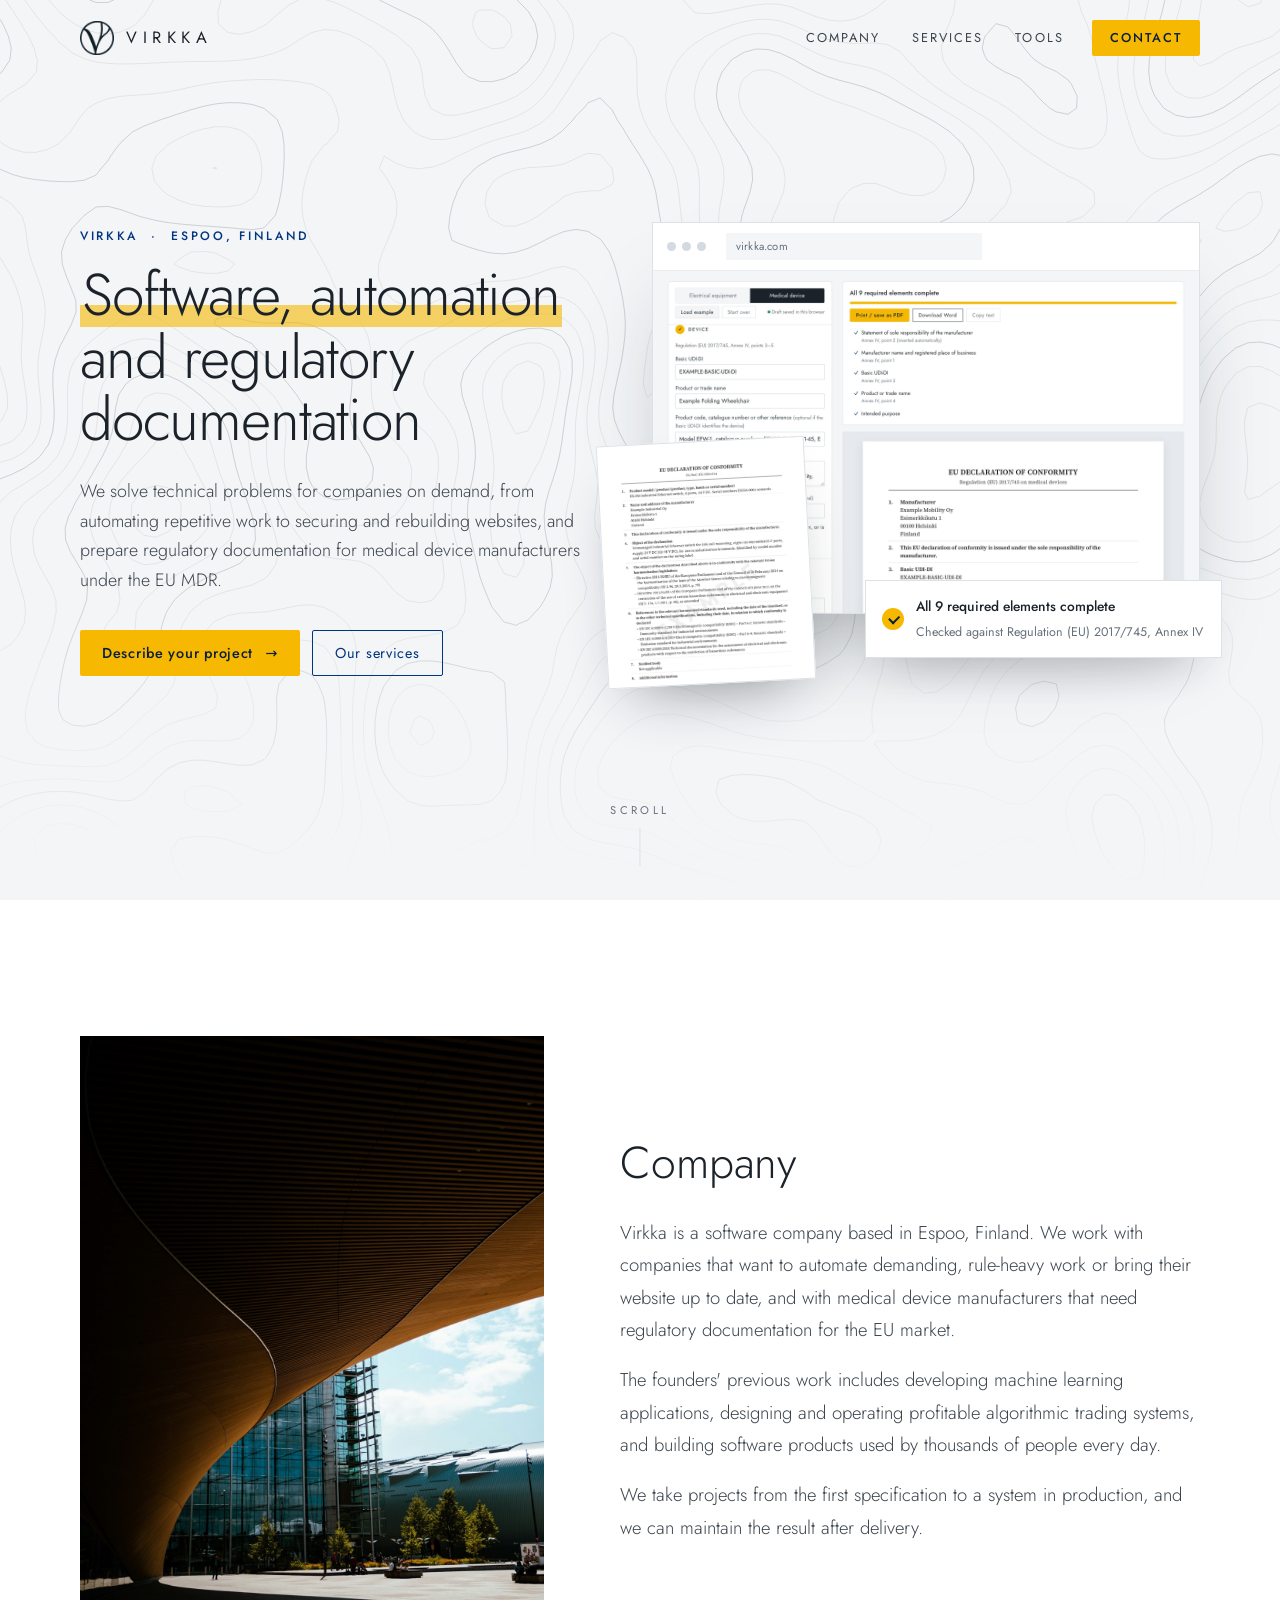
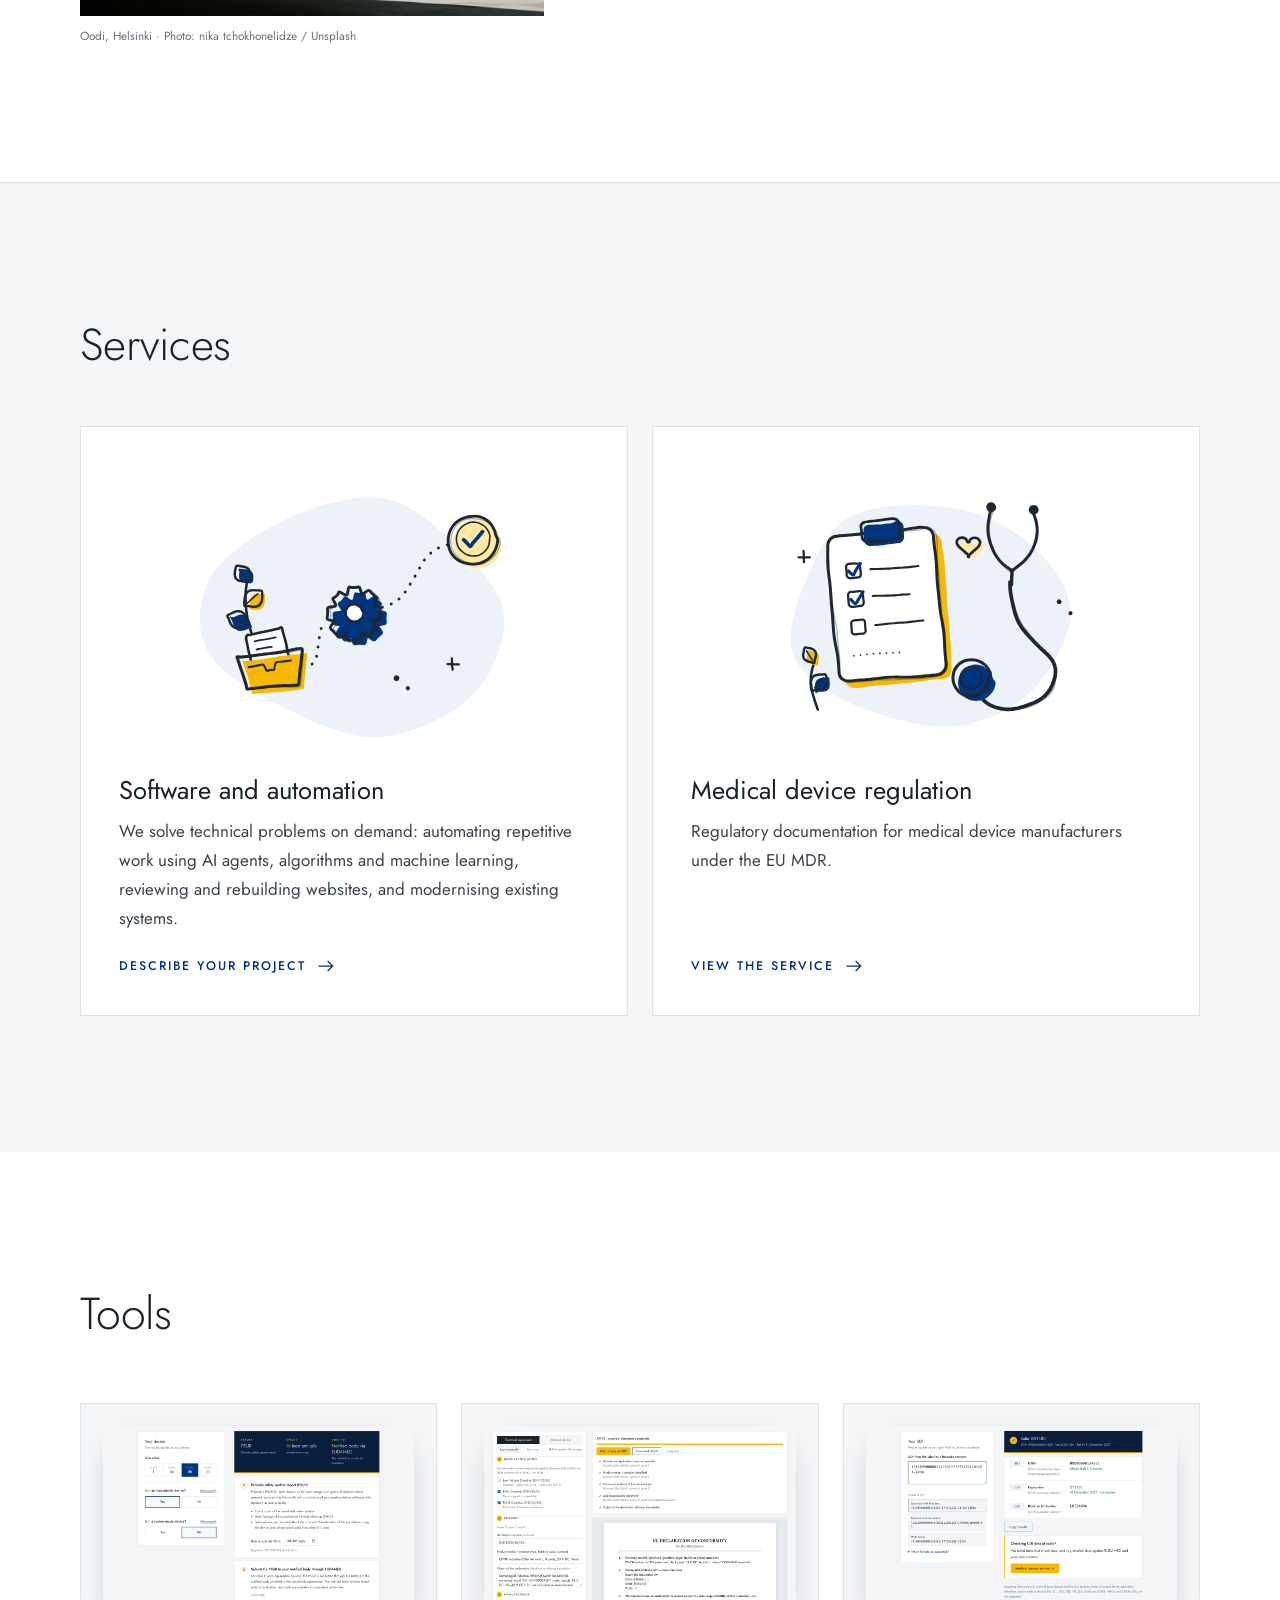
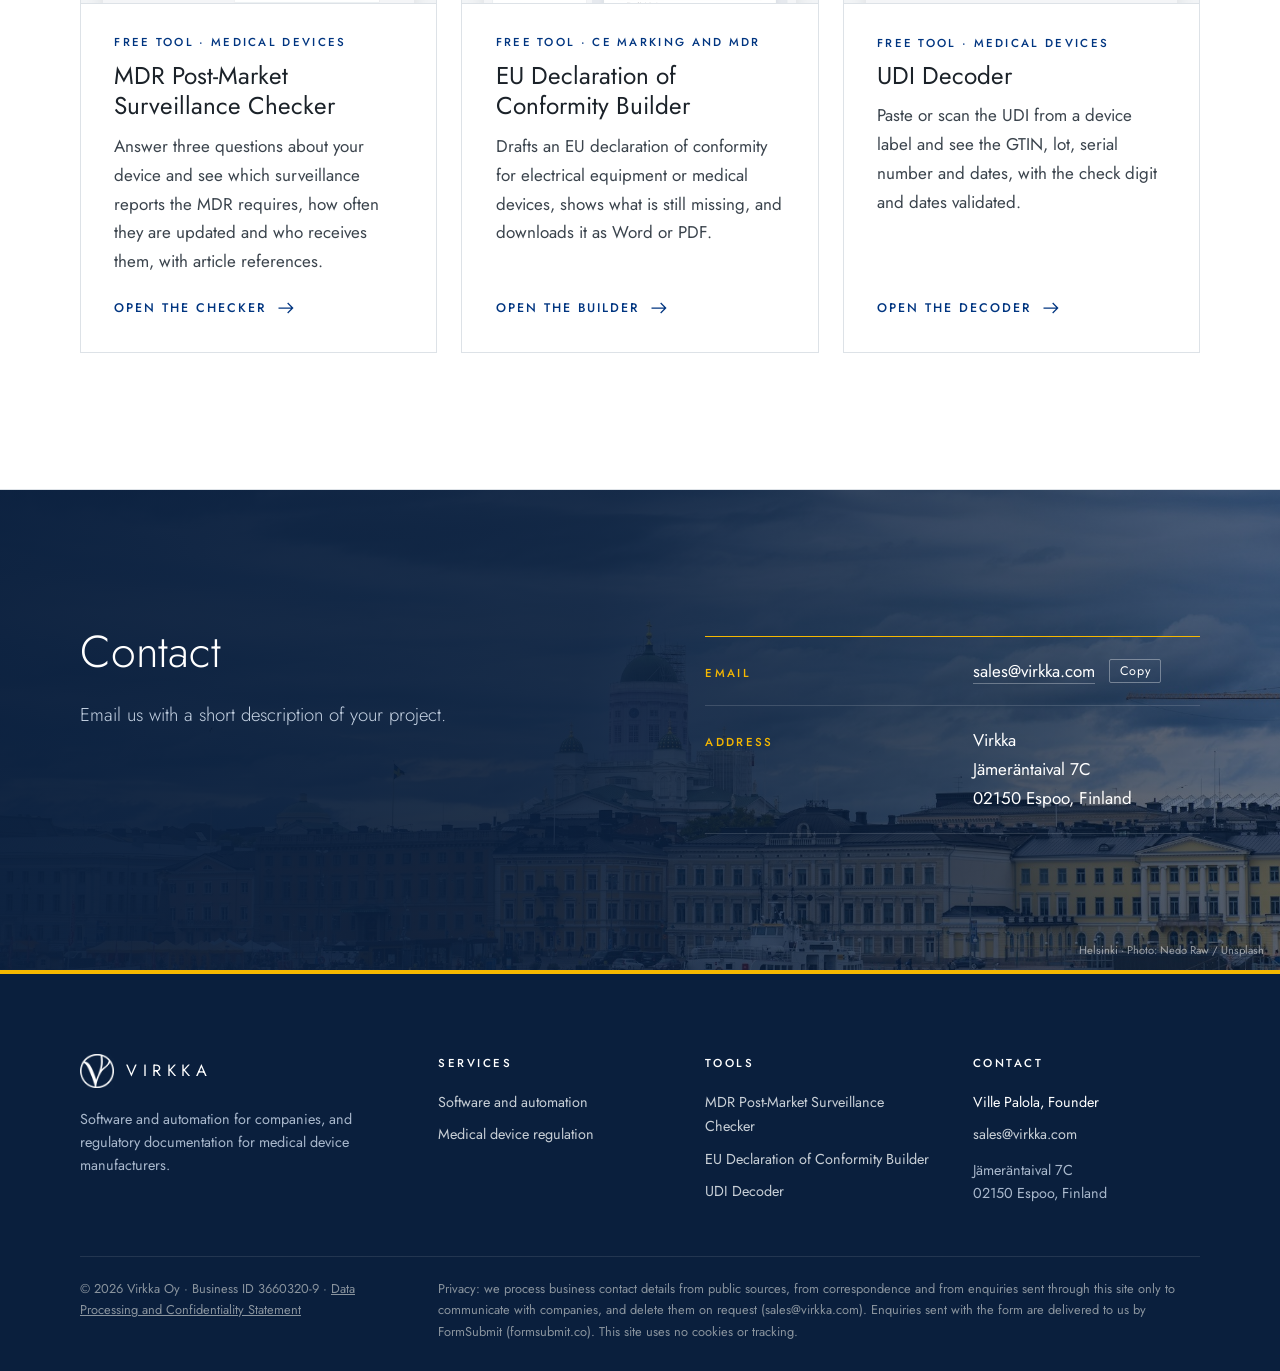
<file: index.html>
<!doctype html>
<html lang="en">
<head>
<meta charset="utf-8">
<meta name="viewport" content="width=device-width, initial-scale=1">
<title>Virkka · Software and automation, medical device regulation</title>
<meta name="description" content="Virkka is a software company in Espoo, Finland. We solve technical problems for companies on demand, and prepare regulatory documentation for medical device manufacturers.">
<meta name="theme-color" content="#ffffff">
<link rel="icon" href="img/logo-mark.png">
<link rel="preconnect" href="https://fonts.googleapis.com">
<link rel="preconnect" href="https://fonts.gstatic.com" crossorigin>
<link rel="stylesheet" href="https://fonts.googleapis.com/css2?family=Jost:wght@300;400;500&display=swap">
<link rel="stylesheet" href="css/site.css">
</head>
<body data-page="home">

<nav id="nav" aria-label="Main">
  <div class="container">
    <a class="brand" href="#top" aria-label="Virkka, back to top"><img src="img/logo-mark.png" alt=""><span>VIRKKA</span></a>
    <button class="menu-btn" id="menu" type="button" aria-label="Open menu" aria-expanded="false" aria-controls="links"><span></span><span></span><span></span></button>
    <div class="links" id="links">
      <a href="#company">Company</a>
      <a href="#services">Services</a>
      <a href="#tools">Tools</a>
      <a href="#contact" class="contact-link">Contact</a>
    </div>
  </div>
</nav>

<header class="hero contour" id="top">
  <canvas aria-hidden="true"></canvas>
  <div class="container hero-grid">
    <div class="hero-copy">
      <p class="hero-kicker intro-fade">Virkka &nbsp;·&nbsp; Espoo, Finland</p>
      <h1 class="intro-fade" style="animation-delay:.25s"><span class="mark">Software, automation</span> and regulatory documentation</h1>
      <p class="hero-sub intro-fade" style="animation-delay:.4s">We solve technical problems for companies on demand, from automating repetitive work to securing and rebuilding websites, and prepare regulatory documentation for medical device manufacturers under the EU MDR.</p>
      <div class="hero-ctas intro-fade" style="animation-delay:.55s">
        <a class="button" href="projects/index.html">Describe your project <span aria-hidden="true">→</span></a>
        <a class="button ghost" href="#services">Our services</a>
      </div>
    </div>
    <div class="hero-visual intro-fade" style="animation-delay:.5s" aria-hidden="true">
      <div class="hv-app">
        <div class="hv-bar"><i></i><i></i><i></i><span>virkka.com</span></div>
        <img src="img/tool-doc.jpg" alt="" width="2400" height="1500">
      </div>
      <div class="hv-doc"><img src="img/tool-pdf.jpg" alt="" width="820" height="966"></div>
      <div class="hv-badge"><b>All 9 required elements complete</b><span>Checked against Regulation (EU) 2017/745, Annex IV</span></div>
    </div>
  </div>
  <a class="scroll-cue" href="#company" aria-label="Scroll to content"><span>Scroll</span><i></i></a>
</header>

<main>

<section class="band white" id="company">
  <div class="container media-split">
    <figure class="photo reveal">
      <img src="img/oodi-canopy.jpg" alt="The wooden canopy of Oodi library in central Helsinki" width="1200" height="1500" loading="lazy">
      <figcaption>Oodi, Helsinki · Photo: nika tchokhonelidze / Unsplash</figcaption>
    </figure>
    <div class="media-text">
      <h2 class="title reveal">Company</h2>
      <p class="lead reveal">Virkka is a software company based in Espoo, Finland. We work with companies that want to automate demanding, rule-heavy work or bring their website up to date, and with medical device manufacturers that need regulatory documentation for the EU market.</p>
      <p class="lead reveal">The founders' previous work includes developing machine learning applications, designing and operating profitable algorithmic trading systems, and building software products used by thousands of people every day.</p>
      <p class="lead reveal">We take projects from the first specification to a system in production, and we can maintain the result after delivery.</p>
    </div>
  </div>
</section>

<section class="band" id="services">
  <div class="container">
    <h2 class="title reveal">Services</h2>
    <div class="paths">
      <a class="path reveal" href="projects/index.html">
        <img src="img/ill/custom.svg" alt="" width="240" height="200">
        <h3>Software and automation</h3>
        <p>We solve technical problems on demand: automating repetitive work using AI agents, algorithms and machine learning, reviewing and rebuilding websites, and modernising existing systems.</p>
        <span class="go">Describe your project <svg viewBox="0 0 24 24" fill="none" stroke="currentColor" stroke-width="1.5" aria-hidden="true"><path d="M3 12h17M14 6l6 6-6 6"/></svg></span>
      </a>
      <a class="path reveal" style="--d:.08s" href="medical-devices/index.html">
        <img src="img/ill/medical.svg" alt="" width="240" height="200">
        <h3>Medical device regulation</h3>
        <p>Regulatory documentation for medical device manufacturers under the EU MDR.</p>
        <span class="go">View the service <svg viewBox="0 0 24 24" fill="none" stroke="currentColor" stroke-width="1.5" aria-hidden="true"><path d="M3 12h17M14 6l6 6-6 6"/></svg></span>
      </a>
    </div>
  </div>
</section>

<section class="band white" id="tools">
  <div class="container">
    <h2 class="title reveal" style="margin-bottom:clamp(40px,5vw,64px)">Tools</h2>
    <div class="tools">
      <a class="toolcard reveal" href="tools/pms-requirements/index.html">
        <span class="tc-shot"><img src="img/tool-pms.jpg" alt="The MDR Post-Market Surveillance Checker showing the requirements for a class IIb implantable device" width="2400" height="1500" loading="lazy"></span>
        <span class="tc-body">
          <span class="tc-kicker">Free tool · Medical devices</span>
          <h3>MDR Post-Market Surveillance Checker</h3>
          <p>Answer three questions about your device and see which surveillance reports the MDR requires, how often they are updated and who receives them, with article references.</p>
          <span class="go">Open the checker <svg viewBox="0 0 24 24" fill="none" stroke="currentColor" stroke-width="1.5" aria-hidden="true"><path d="M3 12h17M14 6l6 6-6 6"/></svg></span>
        </span>
      </a>
      <a class="toolcard reveal" style="--d:.08s" href="tools/declaration-of-conformity/index.html">
        <span class="tc-shot"><img src="img/tool-eee.jpg" alt="The EU Declaration of Conformity Builder with the electrical equipment template" width="2400" height="1500" loading="lazy"></span>
        <span class="tc-body">
          <span class="tc-kicker">Free tool · CE marking and MDR</span>
          <h3>EU Declaration of Conformity Builder</h3>
          <p>Drafts an EU declaration of conformity for electrical equipment or medical devices, shows what is still missing, and downloads it as Word or PDF.</p>
          <span class="go">Open the builder <svg viewBox="0 0 24 24" fill="none" stroke="currentColor" stroke-width="1.5" aria-hidden="true"><path d="M3 12h17M14 6l6 6-6 6"/></svg></span>
        </span>
      </a>
      <a class="toolcard reveal" style="--d:.16s" href="tools/udi-decoder/index.html">
        <span class="tc-shot"><img src="img/tool-udi.jpg" alt="The UDI Decoder showing a decoded GS1 UDI with GTIN, expiry date and lot number" width="2400" height="1500" loading="lazy"></span>
        <span class="tc-body">
          <span class="tc-kicker">Free tool · Medical devices</span>
          <h3>UDI Decoder</h3>
          <p>Paste or scan the UDI from a device label and see the GTIN, lot, serial number and dates, with the check digit and dates validated.</p>
          <span class="go">Open the decoder <svg viewBox="0 0 24 24" fill="none" stroke="currentColor" stroke-width="1.5" aria-hidden="true"><path d="M3 12h17M14 6l6 6-6 6"/></svg></span>
        </span>
      </a>
    </div>
  </div>
</section>

<section class="band navy photo-bg" id="contact">
  <div class="container cgrid">
    <div class="cgrid-intro">
      <h2 class="title reveal">Contact</h2>
      <p class="lead reveal">Email us with a short description of your project.</p>
    </div>
    <div class="details cgrid-details reveal">
      <div><small>Email</small><span><a id="email" href="mailto:sales@virkka.com">sales@virkka.com</a><button class="copy" type="button" id="copy" data-email="sales@virkka.com">Copy</button></span></div>
      <div><small>Address</small><address>Virkka<br>Jämeräntaival 7C<br>02150 Espoo, Finland</address></div>
    </div>
  </div>
  <span class="credit">Helsinki · Photo: Nedo Raw / Unsplash</span>
</section>

</main>

<footer>
  <div class="container foot-grid">
    <div class="foot-brand">
      <a class="brand" href="index.html"><img src="img/logo-mark.png" alt=""><span>VIRKKA</span></a>
      <p>Software and automation for companies, and regulatory documentation for medical device manufacturers.</p>
    </div>
    <div>
      <h4>Services</h4>
      <a href="projects/index.html">Software and automation</a>
      <a href="medical-devices/index.html">Medical device regulation</a>
    </div>
    <div>
      <h4>Tools</h4>
      <a href="tools/pms-requirements/index.html">MDR Post-Market Surveillance Checker</a>
      <a href="tools/declaration-of-conformity/index.html">EU Declaration of Conformity Builder</a>
      <a href="tools/udi-decoder/index.html">UDI Decoder</a>
    </div>
    <div>
      <h4>Contact</h4>
      <span class="foot-name">Ville Palola, Founder</span>
      <a href="mailto:sales@virkka.com">sales@virkka.com</a>
      <address>Jämeräntaival 7C<br>02150 Espoo, Finland</address>
    </div>
  </div>
  <div class="container foot-bottom">
    <p>© 2026 Virkka Oy · Business ID 3660320-9 · <a href="data-processing/index.html">Data Processing and Confidentiality Statement</a></p>
    <p>Privacy: we process business contact details from public sources, from correspondence and from enquiries sent through this site only to communicate with companies, and delete them on request (sales@virkka.com). Enquiries sent with the form are delivered to us by FormSubmit (formsubmit.co). This site uses no cookies or tracking.</p>
  </div>
</footer>

<script src="js/site.js"></script>
</body>
</html>
</file>
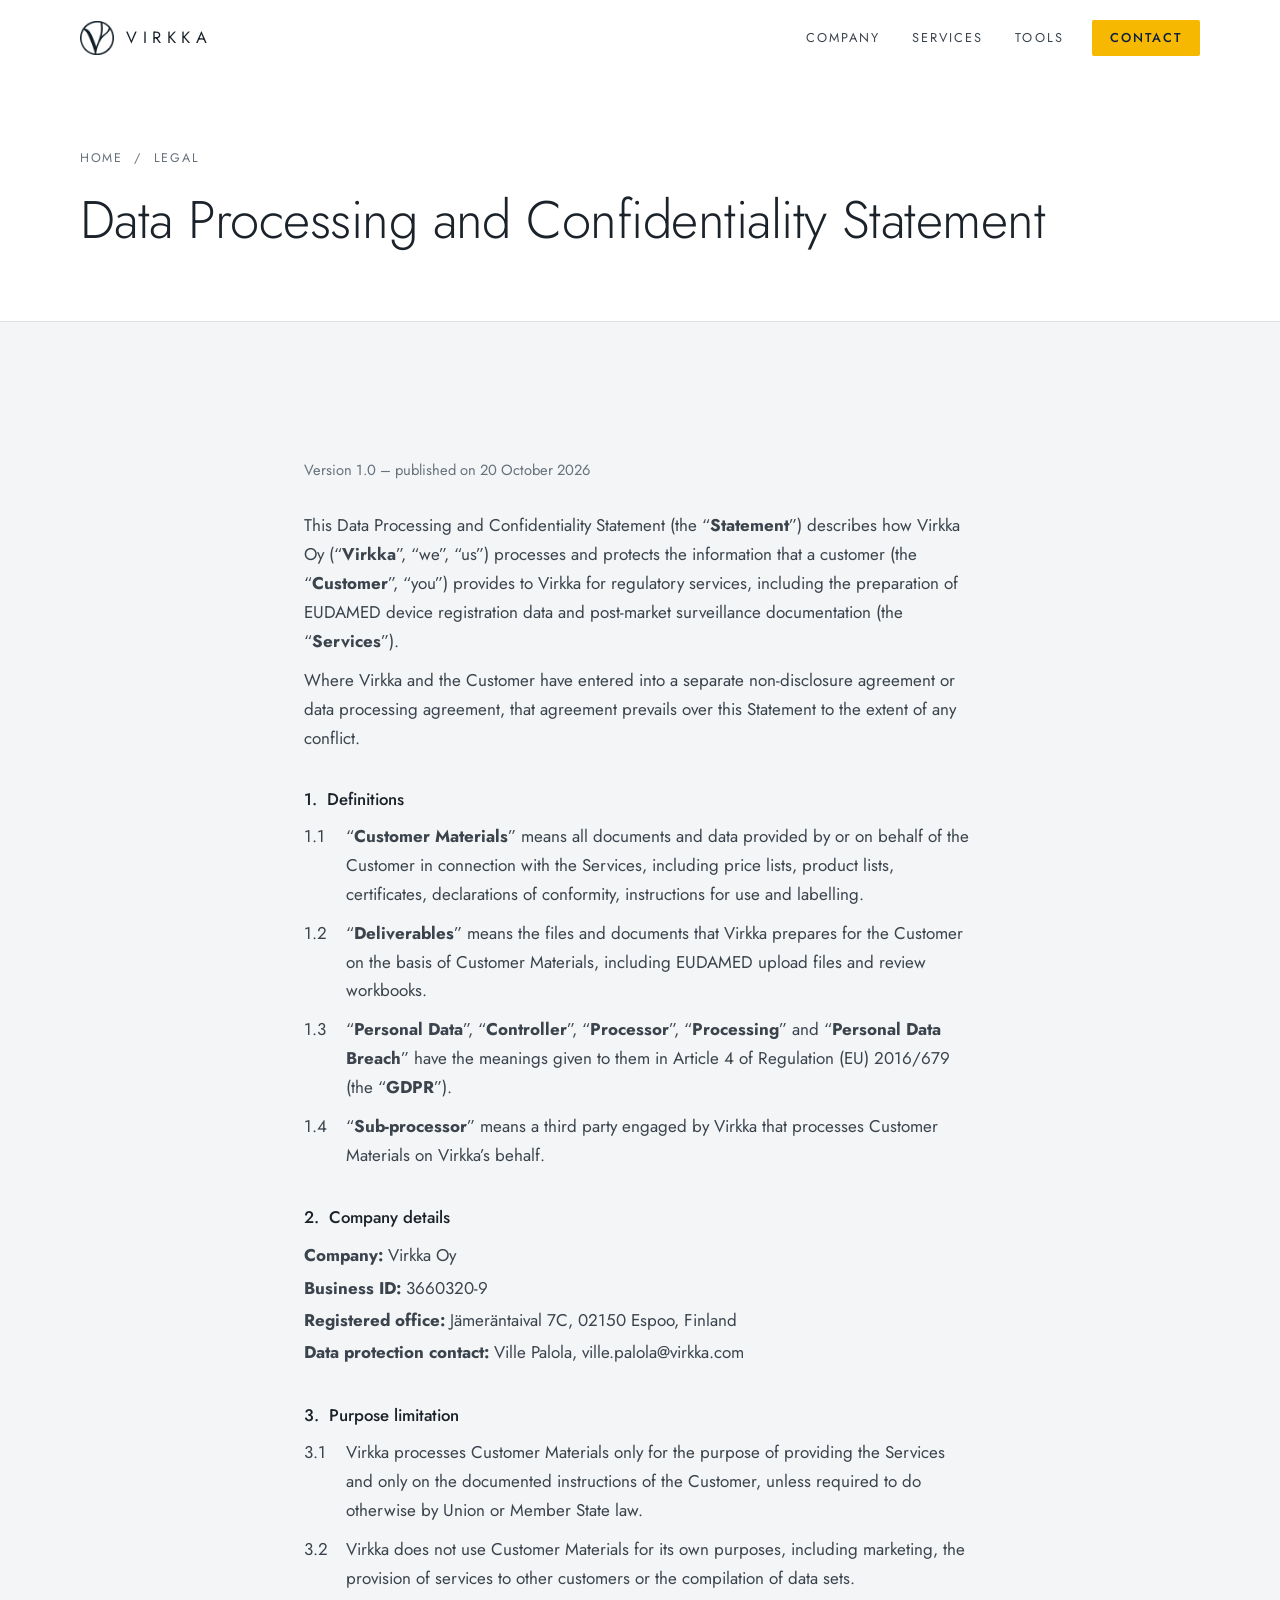
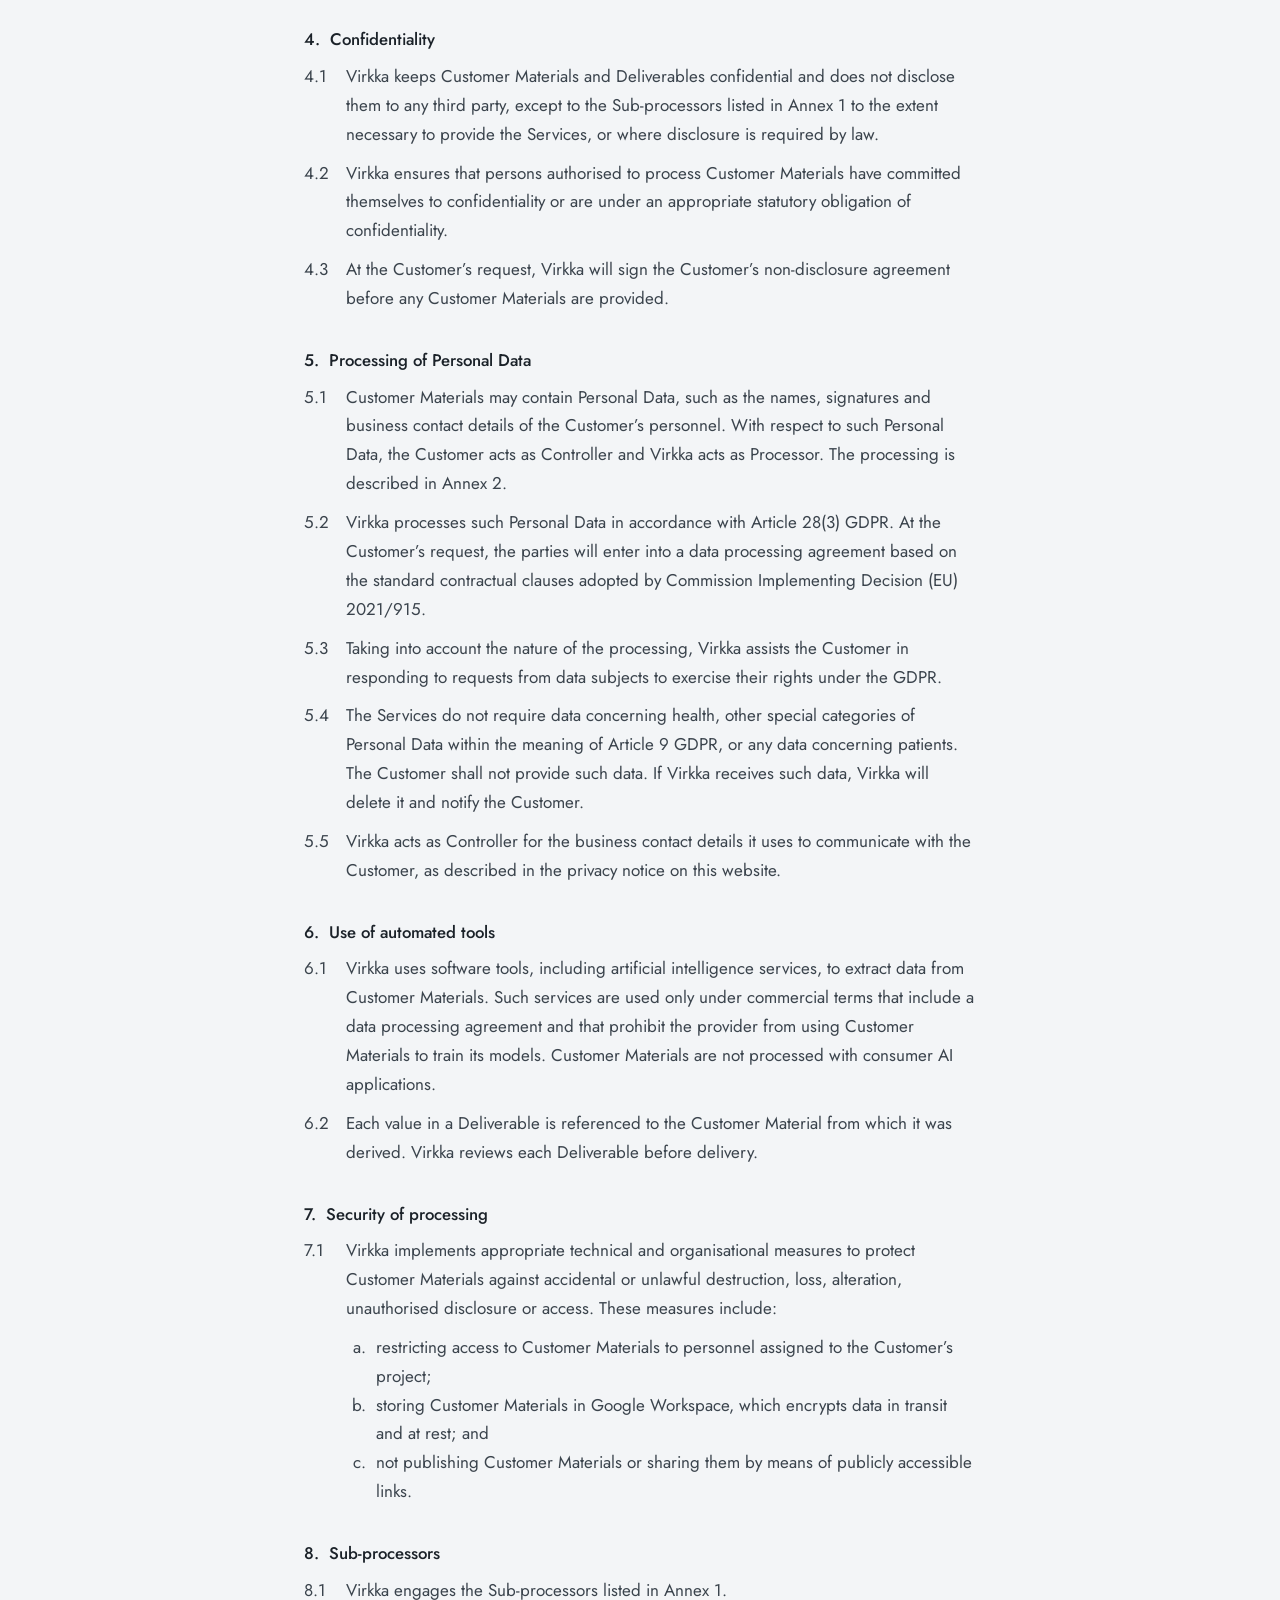
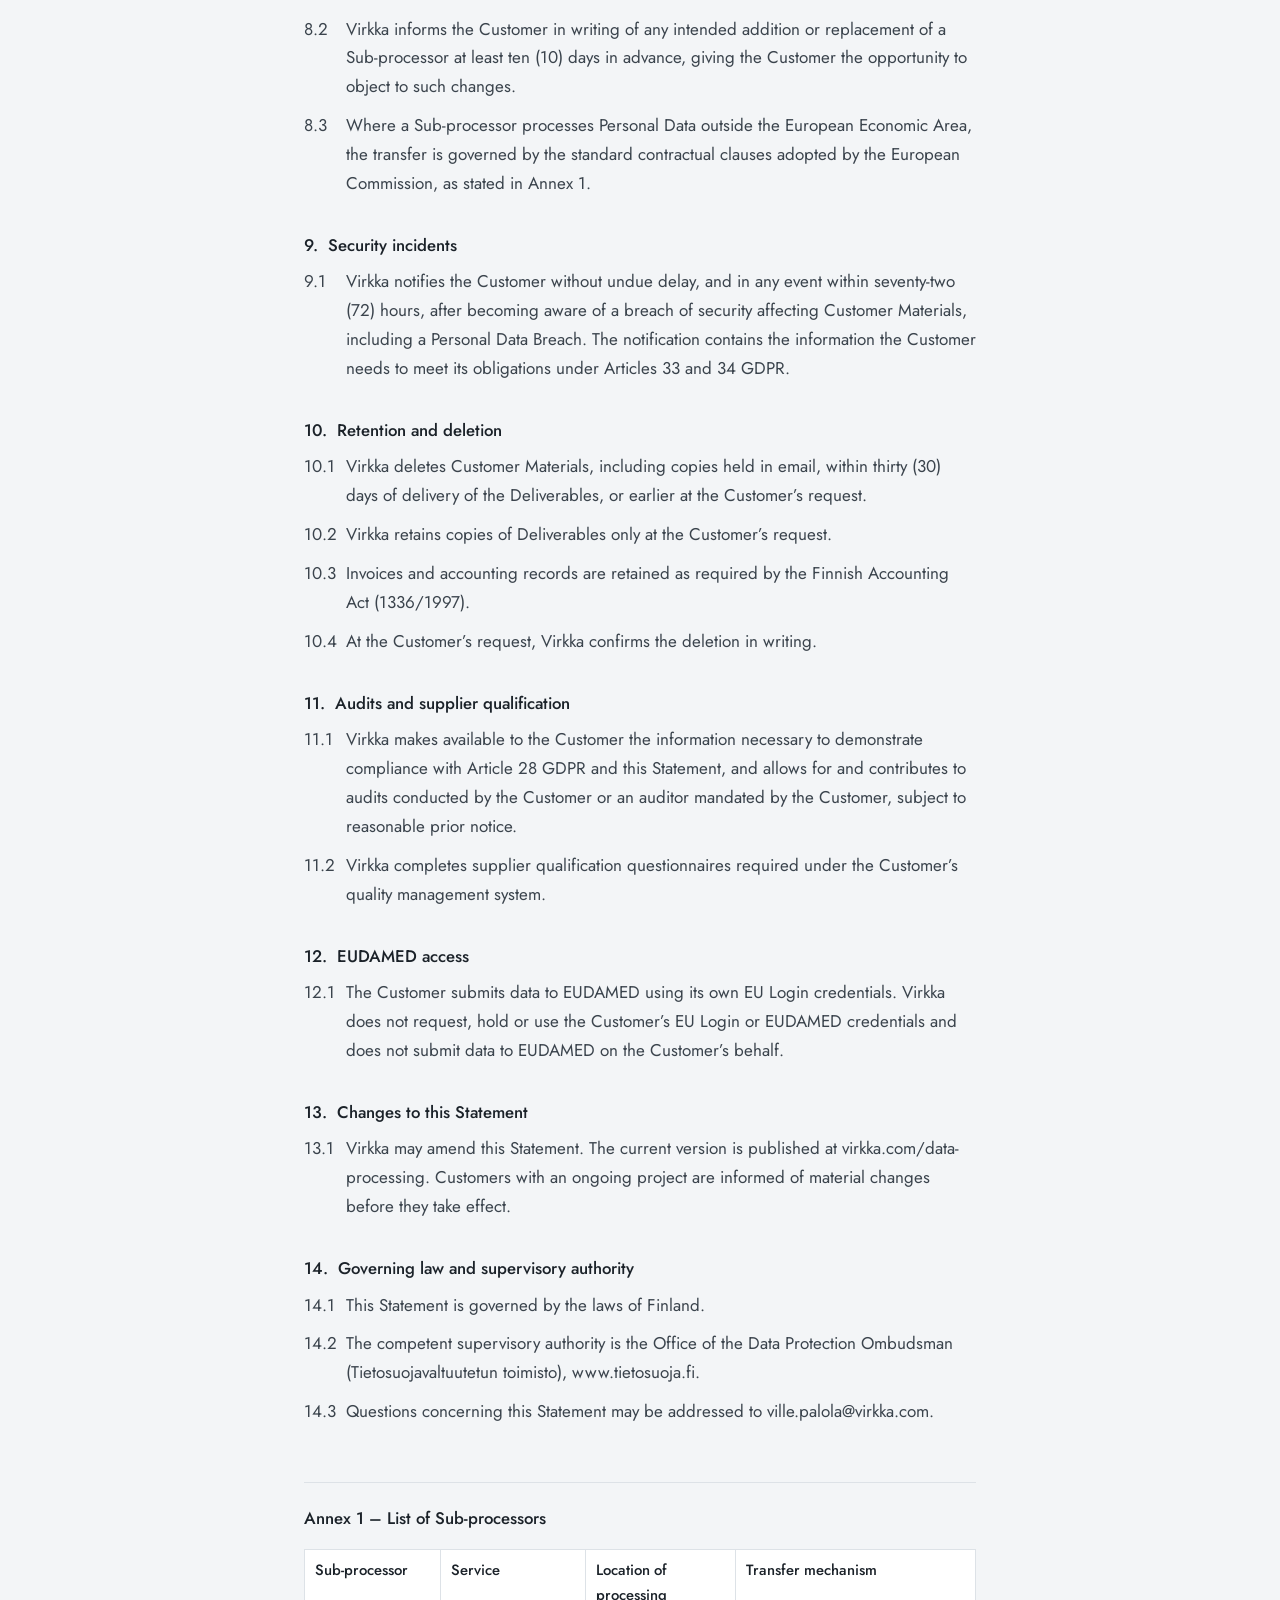
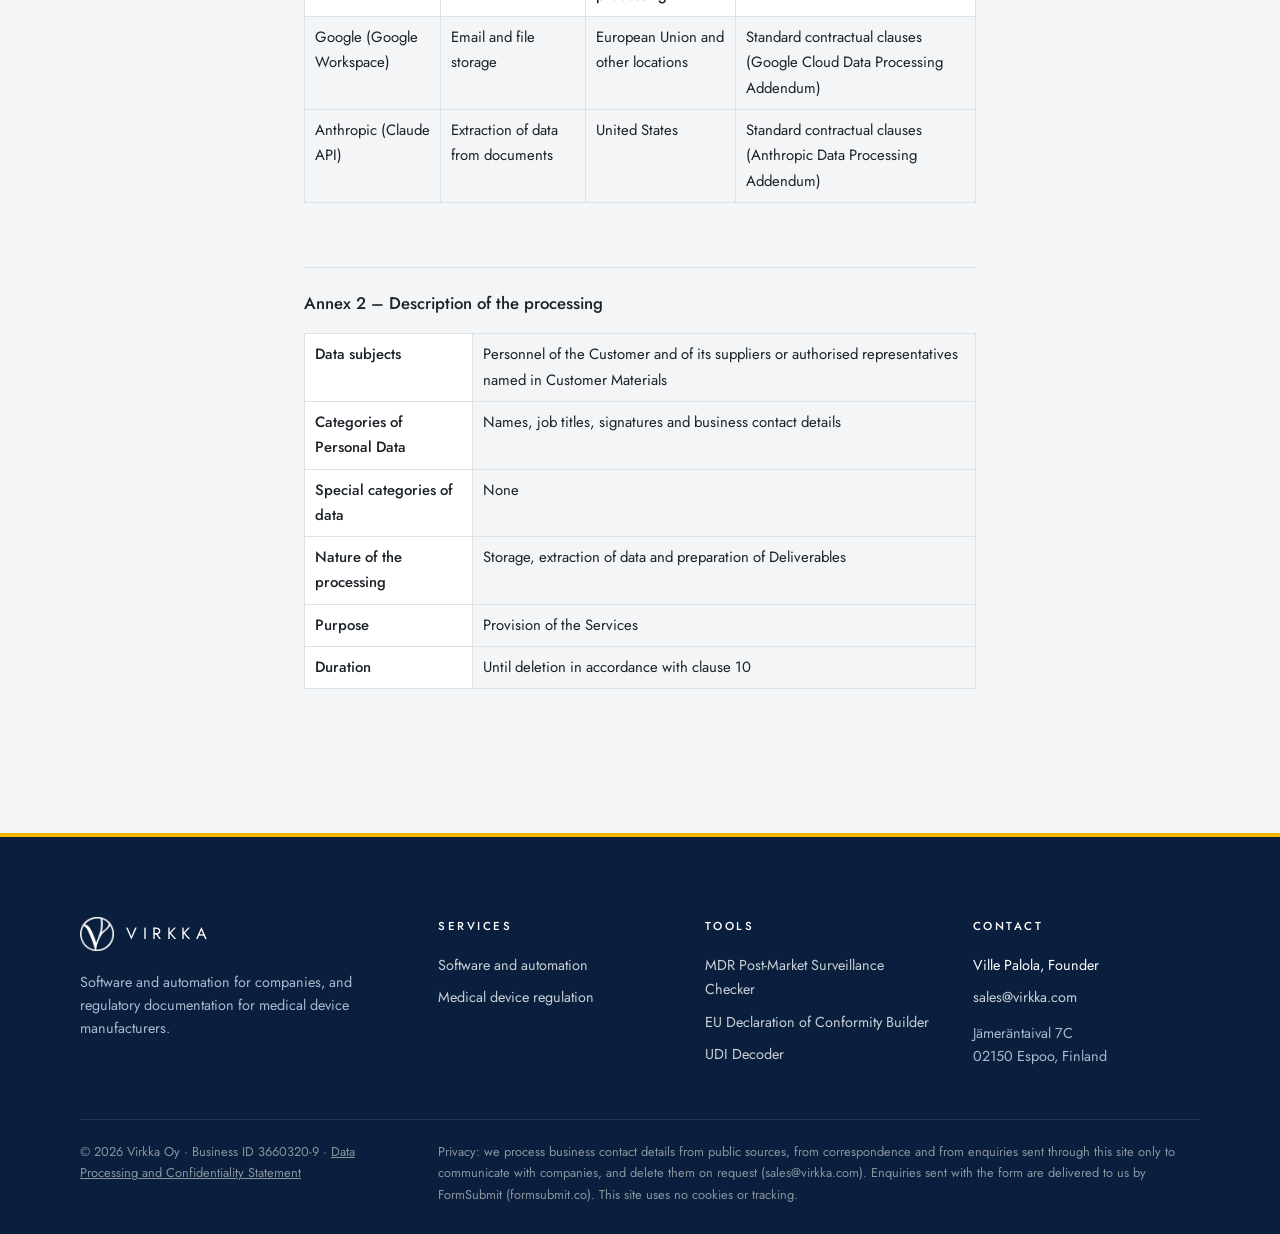
<file: data-processing/index.html>
<!doctype html>
<html lang="en">
<head>
<meta charset="utf-8">
<meta name="viewport" content="width=device-width, initial-scale=1">
<title>Data Processing and Confidentiality Statement · Virkka</title>
<meta name="description" content="Data Processing and Confidentiality Statement of Virkka Oy for regulatory services: purpose limitation, confidentiality, processing of personal data under Article 28 GDPR, sub-processors, retention and deletion.">
<meta name="theme-color" content="#ffffff">
<link rel="icon" href="../img/logo-mark.png">
<link rel="preconnect" href="https://fonts.googleapis.com">
<link rel="preconnect" href="https://fonts.gstatic.com" crossorigin>
<link rel="stylesheet" href="https://fonts.googleapis.com/css2?family=Jost:wght@300;400;500&display=swap">
<link rel="stylesheet" href="../css/site.css">
<style>
.legal { max-width: 46rem; }
.legal .meta { color: var(--muted); font-size: .92rem; margin: 0 0 28px; }
.legal h2 { font: 500 1.05rem/1.4 var(--sans); margin: 36px 0 10px; }
.legal h2.annex { margin-top: 56px; padding-top: 24px; border-top: 1px solid var(--line); }
.legal p, .legal li { color: var(--text); line-height: 1.7; }
.legal p { margin: 0 0 10px; }
.legal .cl { padding-left: 2.6rem; text-indent: -2.6rem; }
.legal .cl .n { display: inline-block; width: 2.6rem; text-indent: 0; }
.legal .party { line-height: 1.9; }
.legal ol.al { list-style: lower-alpha; margin: 0 0 10px; padding-left: 4.2rem; }
.legal ol.al li { padding-left: .3rem; }
.legal .tw { overflow-x: auto; }
.legal table { border-collapse: collapse; width: 100%; margin: 8px 0; font-size: .93rem; }
.legal td, .legal th { border: 1px solid var(--line); padding: 8px 10px; text-align: left; vertical-align: top; }
.legal th { font-weight: 500; background: var(--white); }
</style>
</head>
<body>

<nav id="nav" aria-label="Main">
  <div class="container">
    <a class="brand" href="../index.html" aria-label="Virkka home"><img src="../img/logo-mark.png" alt=""><span>VIRKKA</span></a>
    <button class="menu-btn" id="menu" type="button" aria-label="Open menu" aria-expanded="false" aria-controls="links"><span></span><span></span><span></span></button>
    <div class="links" id="links">
      <a href="../index.html#company">Company</a>
      <a href="../index.html#services">Services</a>
      <a href="../index.html#tools">Tools</a>
      <a href="../medical-devices/index.html#contact" class="contact-link">Contact</a>
    </div>
  </div>
</nav>

<header class="svc-head">
  <div class="container">
    <div class="intro-fade">
      <p class="crumbs"><a href="../index.html">Home</a> &nbsp;/&nbsp; Legal</p>
      <h1>Data Processing and Confidentiality Statement</h1>
    </div>
  </div>
</header>

<main>
<section class="band">
  <div class="container legal">
    <p class="meta">Version 1.0 – published on 20 October 2026</p>

    <p>This Data Processing and Confidentiality Statement (the “<b>Statement</b>”) describes how Virkka Oy (“<b>Virkka</b>”, “we”, “us”) processes and protects the information that a customer (the “<b>Customer</b>”, “you”) provides to Virkka for regulatory services, including the preparation of EUDAMED device registration data and post-market surveillance documentation (the “<b>Services</b>”).</p>
    <p>Where Virkka and the Customer have entered into a separate non-disclosure agreement or data processing agreement, that agreement prevails over this Statement to the extent of any conflict.</p>

    <h2>1.&nbsp;&nbsp;Definitions</h2>
    <p class="cl"><span class="n">1.1</span>“<b>Customer Materials</b>” means all documents and data provided by or on behalf of the Customer in connection with the Services, including price lists, product lists, certificates, declarations of conformity, instructions for use and labelling.</p>
    <p class="cl"><span class="n">1.2</span>“<b>Deliverables</b>” means the files and documents that Virkka prepares for the Customer on the basis of Customer Materials, including EUDAMED upload files and review workbooks.</p>
    <p class="cl"><span class="n">1.3</span>“<b>Personal Data</b>”, “<b>Controller</b>”, “<b>Processor</b>”, “<b>Processing</b>” and “<b>Personal Data Breach</b>” have the meanings given to them in Article 4 of Regulation (EU) 2016/679 (the “<b>GDPR</b>”).</p>
    <p class="cl"><span class="n">1.4</span>“<b>Sub-processor</b>” means a third party engaged by Virkka that processes Customer Materials on Virkka’s behalf.</p>

    <h2>2.&nbsp;&nbsp;Company details</h2>
    <p class="party"><b>Company:</b> Virkka Oy<br><b>Business ID:</b> 3660320-9<br><b>Registered office:</b> Jämeräntaival 7C, 02150 Espoo, Finland<br><b>Data protection contact:</b> Ville Palola, ville.palola@virkka.com</p>

    <h2>3.&nbsp;&nbsp;Purpose limitation</h2>
    <p class="cl"><span class="n">3.1</span>Virkka processes Customer Materials only for the purpose of providing the Services and only on the documented instructions of the Customer, unless required to do otherwise by Union or Member State law.</p>
    <p class="cl"><span class="n">3.2</span>Virkka does not use Customer Materials for its own purposes, including marketing, the provision of services to other customers or the compilation of data sets.</p>

    <h2>4.&nbsp;&nbsp;Confidentiality</h2>
    <p class="cl"><span class="n">4.1</span>Virkka keeps Customer Materials and Deliverables confidential and does not disclose them to any third party, except to the Sub-processors listed in Annex 1 to the extent necessary to provide the Services, or where disclosure is required by law.</p>
    <p class="cl"><span class="n">4.2</span>Virkka ensures that persons authorised to process Customer Materials have committed themselves to confidentiality or are under an appropriate statutory obligation of confidentiality.</p>
    <p class="cl"><span class="n">4.3</span>At the Customer’s request, Virkka will sign the Customer’s non-disclosure agreement before any Customer Materials are provided.</p>

    <h2>5.&nbsp;&nbsp;Processing of Personal Data</h2>
    <p class="cl"><span class="n">5.1</span>Customer Materials may contain Personal Data, such as the names, signatures and business contact details of the Customer’s personnel. With respect to such Personal Data, the Customer acts as Controller and Virkka acts as Processor. The processing is described in Annex 2.</p>
    <p class="cl"><span class="n">5.2</span>Virkka processes such Personal Data in accordance with Article 28(3) GDPR. At the Customer’s request, the parties will enter into a data processing agreement based on the standard contractual clauses adopted by Commission Implementing Decision (EU) 2021/915.</p>
    <p class="cl"><span class="n">5.3</span>Taking into account the nature of the processing, Virkka assists the Customer in responding to requests from data subjects to exercise their rights under the GDPR.</p>
    <p class="cl"><span class="n">5.4</span>The Services do not require data concerning health, other special categories of Personal Data within the meaning of Article 9 GDPR, or any data concerning patients. The Customer shall not provide such data. If Virkka receives such data, Virkka will delete it and notify the Customer.</p>
    <p class="cl"><span class="n">5.5</span>Virkka acts as Controller for the business contact details it uses to communicate with the Customer, as described in the privacy notice on this website.</p>

    <h2>6.&nbsp;&nbsp;Use of automated tools</h2>
    <p class="cl"><span class="n">6.1</span>Virkka uses software tools, including artificial intelligence services, to extract data from Customer Materials. Such services are used only under commercial terms that include a data processing agreement and that prohibit the provider from using Customer Materials to train its models. Customer Materials are not processed with consumer AI applications.</p>
    <p class="cl"><span class="n">6.2</span>Each value in a Deliverable is referenced to the Customer Material from which it was derived. Virkka reviews each Deliverable before delivery.</p>

    <h2>7.&nbsp;&nbsp;Security of processing</h2>
    <p class="cl"><span class="n">7.1</span>Virkka implements appropriate technical and organisational measures to protect Customer Materials against accidental or unlawful destruction, loss, alteration, unauthorised disclosure or access. These measures include:</p>
    <ol class="al">
      <li>restricting access to Customer Materials to personnel assigned to the Customer’s project;</li>
      <li>storing Customer Materials in Google Workspace, which encrypts data in transit and at rest; and</li>
      <li>not publishing Customer Materials or sharing them by means of publicly accessible links.</li>
    </ol>

    <h2>8.&nbsp;&nbsp;Sub-processors</h2>
    <p class="cl"><span class="n">8.1</span>Virkka engages the Sub-processors listed in Annex 1.</p>
    <p class="cl"><span class="n">8.2</span>Virkka informs the Customer in writing of any intended addition or replacement of a Sub-processor at least ten (10) days in advance, giving the Customer the opportunity to object to such changes.</p>
    <p class="cl"><span class="n">8.3</span>Where a Sub-processor processes Personal Data outside the European Economic Area, the transfer is governed by the standard contractual clauses adopted by the European Commission, as stated in Annex 1.</p>

    <h2>9.&nbsp;&nbsp;Security incidents</h2>
    <p class="cl"><span class="n">9.1</span>Virkka notifies the Customer without undue delay, and in any event within seventy-two (72) hours, after becoming aware of a breach of security affecting Customer Materials, including a Personal Data Breach. The notification contains the information the Customer needs to meet its obligations under Articles 33 and 34 GDPR.</p>

    <h2>10.&nbsp;&nbsp;Retention and deletion</h2>
    <p class="cl"><span class="n">10.1</span>Virkka deletes Customer Materials, including copies held in email, within thirty (30) days of delivery of the Deliverables, or earlier at the Customer’s request.</p>
    <p class="cl"><span class="n">10.2</span>Virkka retains copies of Deliverables only at the Customer’s request.</p>
    <p class="cl"><span class="n">10.3</span>Invoices and accounting records are retained as required by the Finnish Accounting Act (1336/1997).</p>
    <p class="cl"><span class="n">10.4</span>At the Customer’s request, Virkka confirms the deletion in writing.</p>

    <h2>11.&nbsp;&nbsp;Audits and supplier qualification</h2>
    <p class="cl"><span class="n">11.1</span>Virkka makes available to the Customer the information necessary to demonstrate compliance with Article 28 GDPR and this Statement, and allows for and contributes to audits conducted by the Customer or an auditor mandated by the Customer, subject to reasonable prior notice.</p>
    <p class="cl"><span class="n">11.2</span>Virkka completes supplier qualification questionnaires required under the Customer’s quality management system.</p>

    <h2>12.&nbsp;&nbsp;EUDAMED access</h2>
    <p class="cl"><span class="n">12.1</span>The Customer submits data to EUDAMED using its own EU Login credentials. Virkka does not request, hold or use the Customer’s EU Login or EUDAMED credentials and does not submit data to EUDAMED on the Customer’s behalf.</p>

    <h2>13.&nbsp;&nbsp;Changes to this Statement</h2>
    <p class="cl"><span class="n">13.1</span>Virkka may amend this Statement. The current version is published at virkka.com/data-processing. Customers with an ongoing project are informed of material changes before they take effect.</p>

    <h2>14.&nbsp;&nbsp;Governing law and supervisory authority</h2>
    <p class="cl"><span class="n">14.1</span>This Statement is governed by the laws of Finland.</p>
    <p class="cl"><span class="n">14.2</span>The competent supervisory authority is the Office of the Data Protection Ombudsman (Tietosuojavaltuutetun toimisto), www.tietosuoja.fi.</p>
    <p class="cl"><span class="n">14.3</span>Questions concerning this Statement may be addressed to ville.palola@virkka.com.</p>

    <h2 class="annex">Annex 1 – List of Sub-processors</h2>
    <div class="tw"><table>
      <tr><th>Sub-processor</th><th>Service</th><th>Location of processing</th><th>Transfer mechanism</th></tr>
      <tr><td>Google (Google Workspace)</td><td>Email and file storage</td><td>European Union and other locations</td><td>Standard contractual clauses (Google Cloud Data Processing Addendum)</td></tr>
      <tr><td>Anthropic (Claude API)</td><td>Extraction of data from documents</td><td>United States</td><td>Standard contractual clauses (Anthropic Data Processing Addendum)</td></tr>
    </table></div>

    <h2 class="annex">Annex 2 – Description of the processing</h2>
    <div class="tw"><table>
      <tr><th>Data subjects</th><td>Personnel of the Customer and of its suppliers or authorised representatives named in Customer Materials</td></tr>
      <tr><th>Categories of Personal Data</th><td>Names, job titles, signatures and business contact details</td></tr>
      <tr><th>Special categories of data</th><td>None</td></tr>
      <tr><th>Nature of the processing</th><td>Storage, extraction of data and preparation of Deliverables</td></tr>
      <tr><th>Purpose</th><td>Provision of the Services</td></tr>
      <tr><th>Duration</th><td>Until deletion in accordance with clause 10</td></tr>
    </table></div>
  </div>
</section>
</main>

<footer>
  <div class="container foot-grid">
    <div class="foot-brand">
      <a class="brand" href="../index.html"><img src="../img/logo-mark.png" alt=""><span>VIRKKA</span></a>
      <p>Software and automation for companies, and regulatory documentation for medical device manufacturers.</p>
    </div>
    <div>
      <h4>Services</h4>
      <a href="../projects/index.html">Software and automation</a>
      <a href="../medical-devices/index.html">Medical device regulation</a>
    </div>
    <div>
      <h4>Tools</h4>
      <a href="../tools/pms-requirements/index.html">MDR Post-Market Surveillance Checker</a>
      <a href="../tools/declaration-of-conformity/index.html">EU Declaration of Conformity Builder</a>
      <a href="../tools/udi-decoder/index.html">UDI Decoder</a>
    </div>
    <div>
      <h4>Contact</h4>
      <span class="foot-name">Ville Palola, Founder</span>
      <a href="mailto:sales@virkka.com">sales@virkka.com</a>
      <address>Jämeräntaival 7C<br>02150 Espoo, Finland</address>
    </div>
  </div>
  <div class="container foot-bottom">
    <p>© 2026 Virkka Oy · Business ID 3660320-9 · <a href="../data-processing/index.html">Data Processing and Confidentiality Statement</a></p>
    <p>Privacy: we process business contact details from public sources, from correspondence and from enquiries sent through this site only to communicate with companies, and delete them on request (sales@virkka.com). Enquiries sent with the form are delivered to us by FormSubmit (formsubmit.co). This site uses no cookies or tracking.</p>
  </div>
</footer>

<script src="../js/site.js"></script>
</body>
</html>
</file>
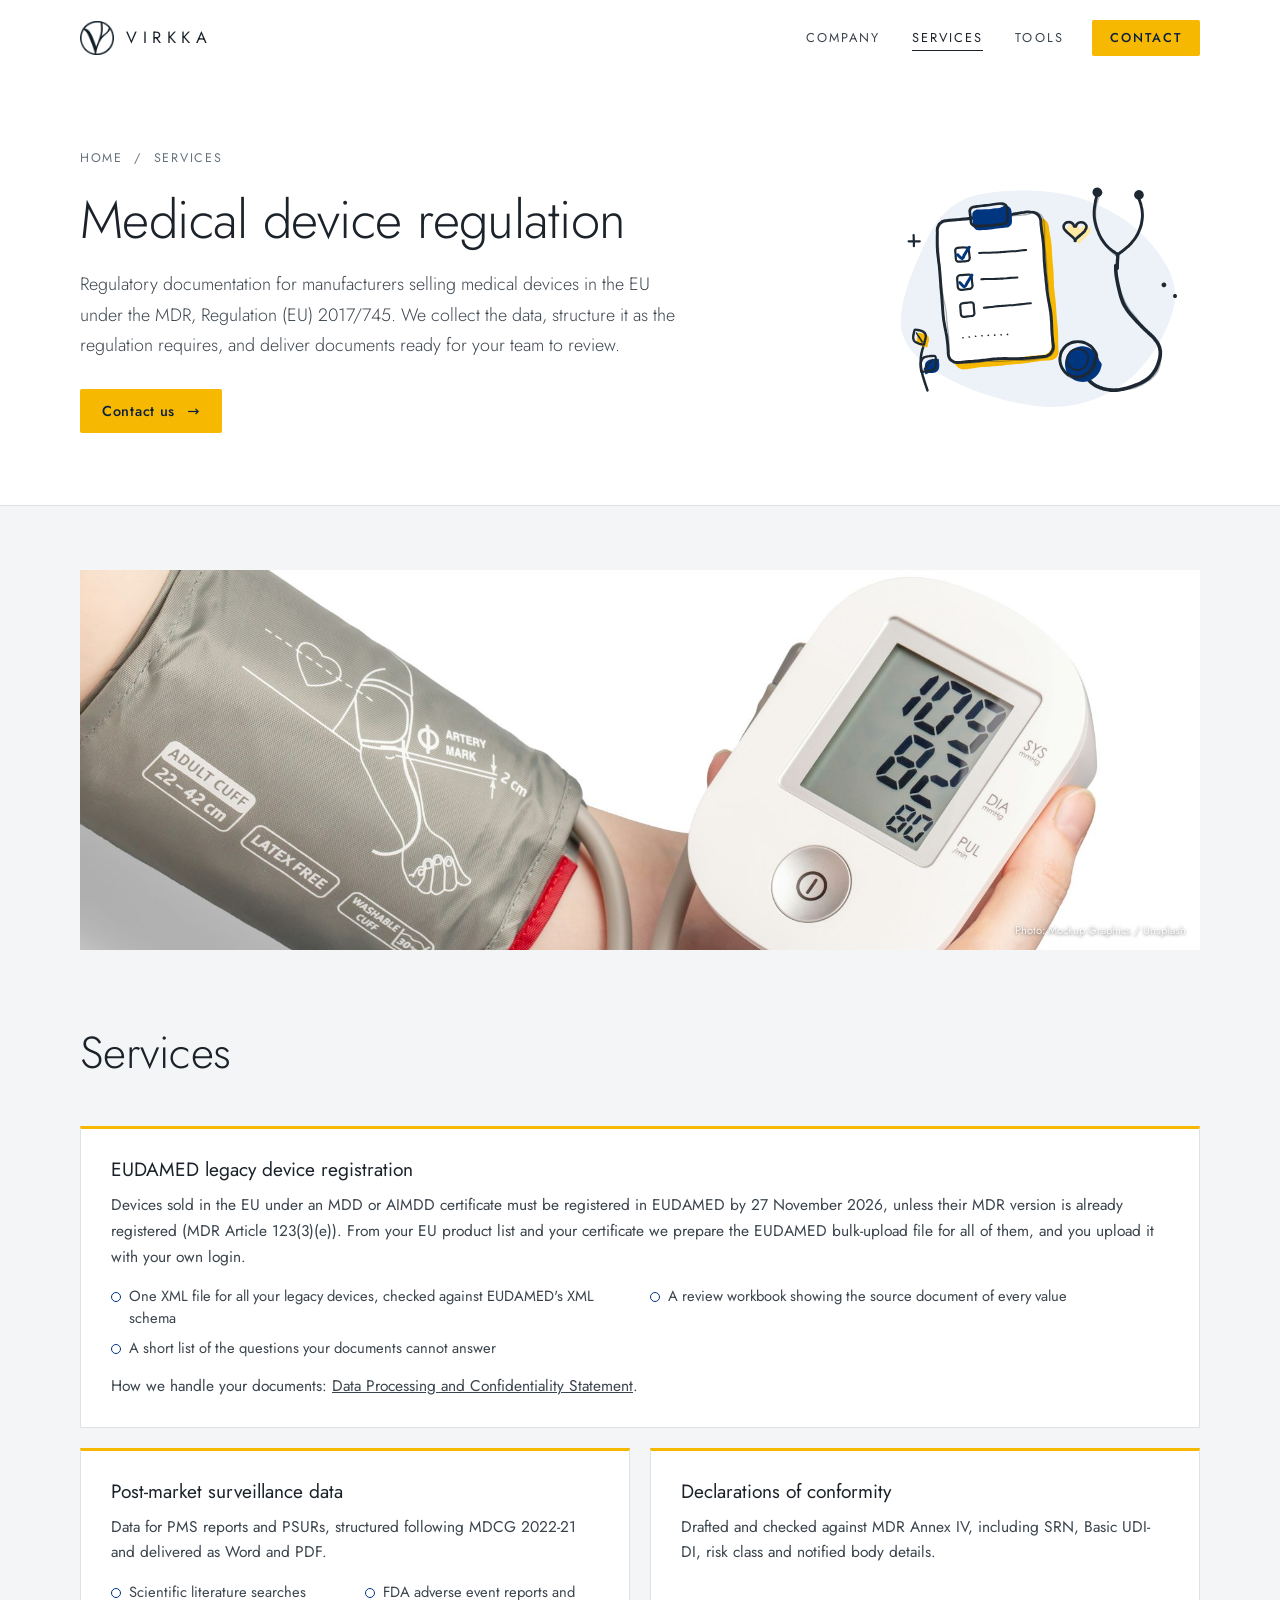
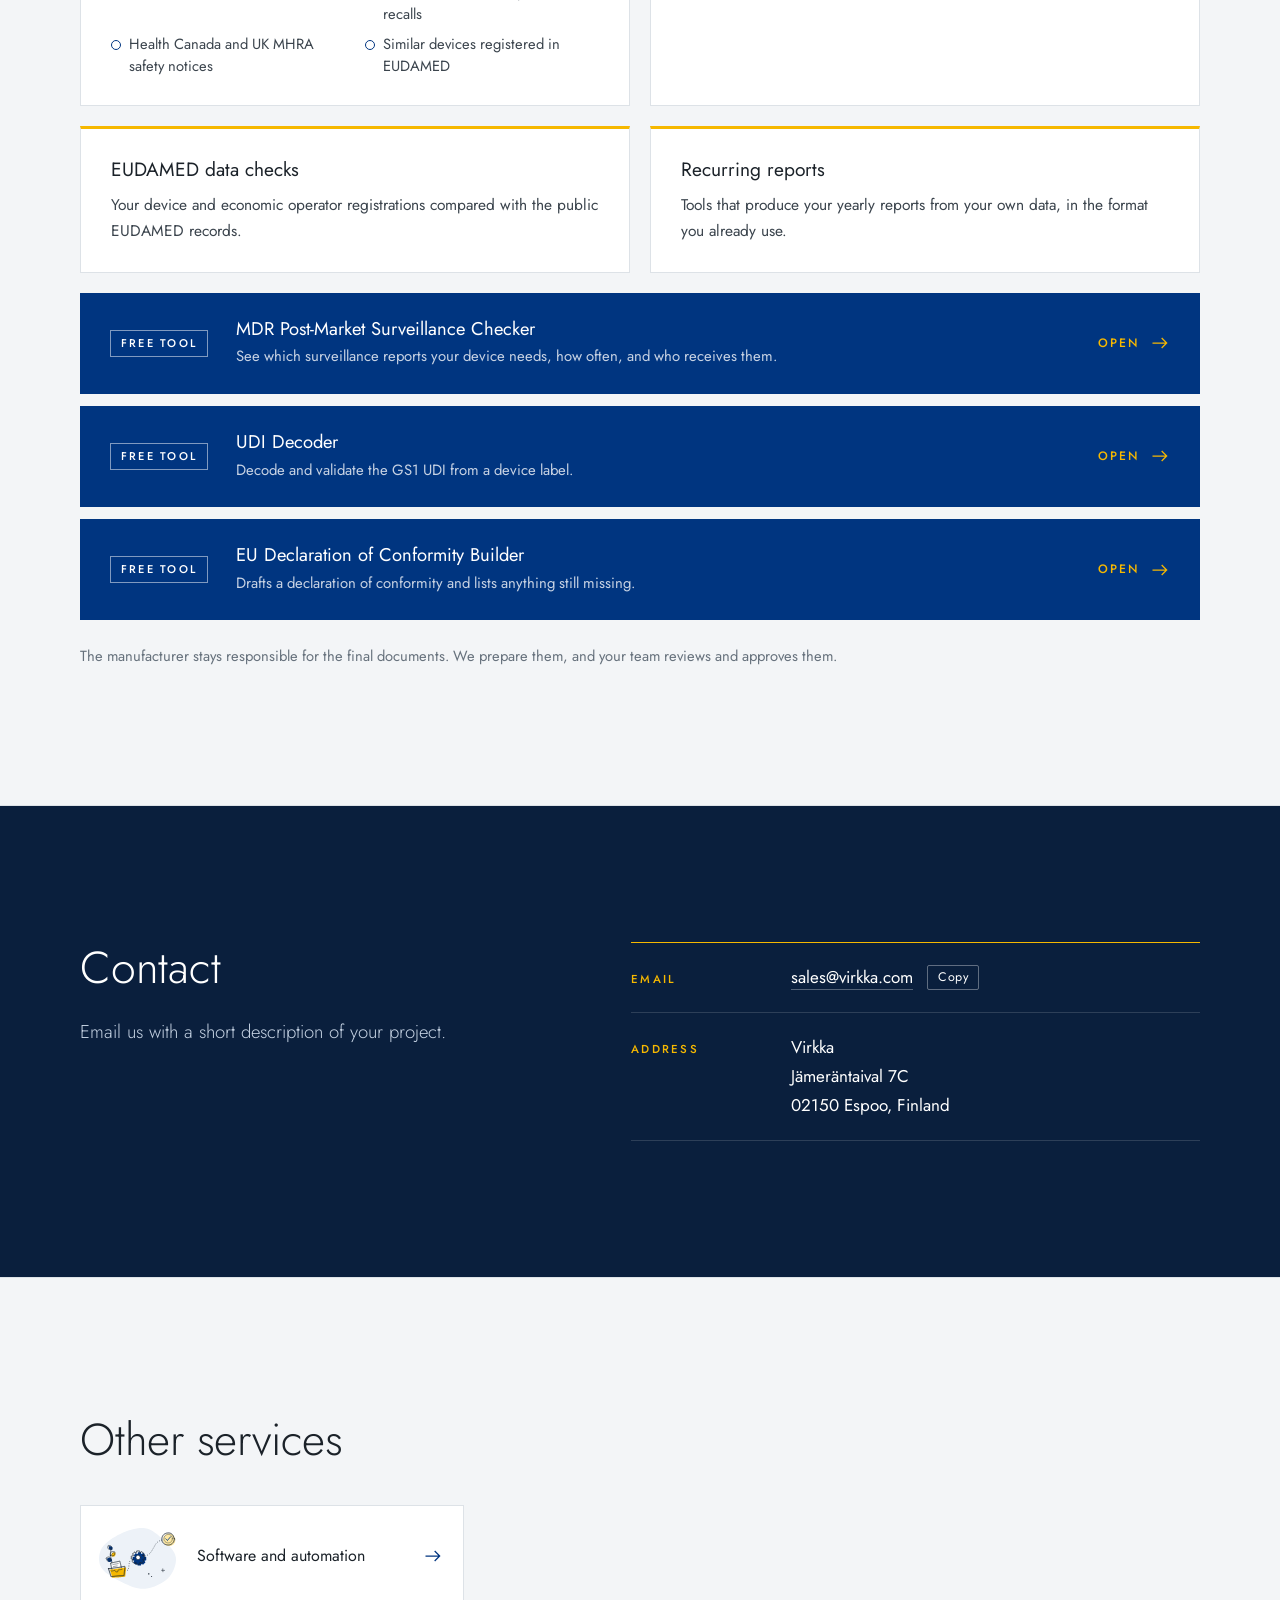
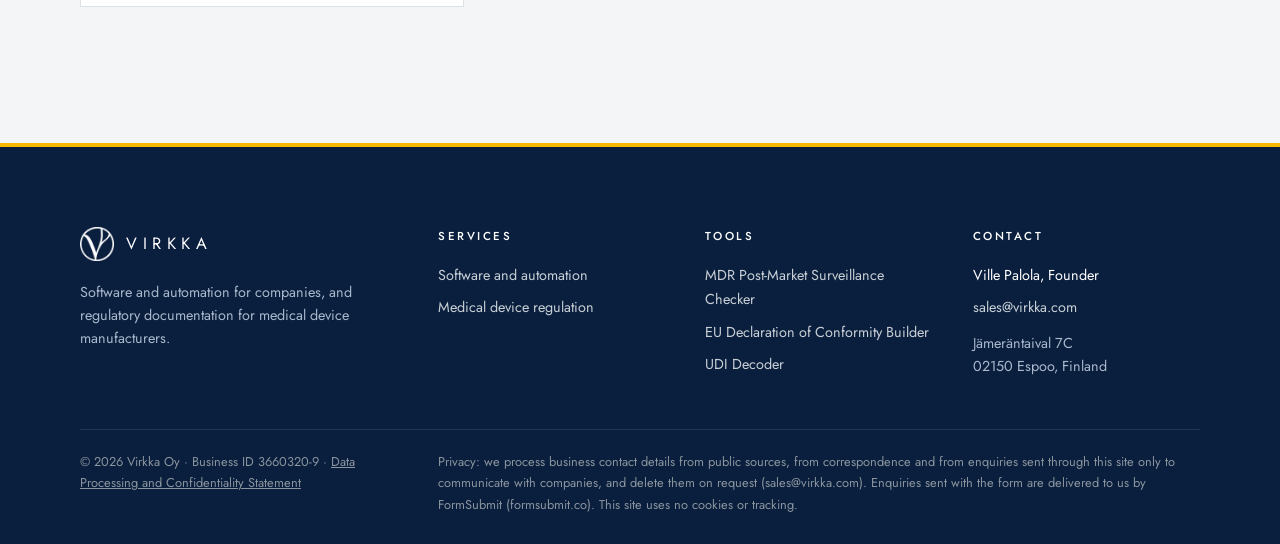
<file: medical-devices/index.html>
<!doctype html>
<html lang="en">
<head>
<meta charset="utf-8">
<meta name="viewport" content="width=device-width, initial-scale=1">
<title>Medical device regulation · Virkka</title>
<meta name="description" content="Regulatory documentation for medical device manufacturers under the EU MDR: EUDAMED legacy device registration, post-market surveillance data, declarations of conformity and EUDAMED data checks.">
<meta name="theme-color" content="#ffffff">
<link rel="icon" href="../img/logo-mark.png">
<link rel="preconnect" href="https://fonts.googleapis.com">
<link rel="preconnect" href="https://fonts.gstatic.com" crossorigin>
<link rel="stylesheet" href="https://fonts.googleapis.com/css2?family=Jost:wght@300;400;500&display=swap">
<link rel="stylesheet" href="../css/site.css">
</head>
<body>

<nav id="nav" aria-label="Main">
  <div class="container">
    <a class="brand" href="../index.html" aria-label="Virkka home"><img src="../img/logo-mark.png" alt=""><span>VIRKKA</span></a>
    <button class="menu-btn" id="menu" type="button" aria-label="Open menu" aria-expanded="false" aria-controls="links"><span></span><span></span><span></span></button>
    <div class="links" id="links">
      <a href="../index.html#company">Company</a>
      <a href="../index.html#services" class="active">Services</a>
      <a href="../index.html#tools">Tools</a>
      <a href="#contact" class="contact-link">Contact</a>
    </div>
  </div>
</nav>

<header class="svc-head">
  <div class="container">
    <div class="intro-fade">
      <p class="crumbs"><a href="../index.html">Home</a> &nbsp;/&nbsp; <a href="../index.html#services">Services</a></p>
      <h1>Medical device regulation</h1>
      <p class="intro">Regulatory documentation for manufacturers selling medical devices in the EU under the MDR, Regulation (EU) 2017/745. We collect the data, structure it as the regulation requires, and deliver documents ready for your team to review.</p>
      <a class="button" href="#contact">Contact us <span aria-hidden="true">→</span></a>
    </div>
    <img class="intro-fade" src="../img/ill/medical.svg" alt="" width="240" height="200">
  </div>
</header>

<figure class="photo-strip container" style="--pos: 62% 22%">
  <img src="../img/bp-monitor.jpg" alt="A digital blood pressure monitor with an arm cuff" width="1800" height="1200">
  <figcaption>Photo: Mockup Graphics / Unsplash</figcaption>
</figure>

<main>

<section class="band">
  <div class="container">
    <h2 class="title reveal">Services</h2>
    <div class="offer-grid">
      <div class="offer reveal" style="--d:0.00s; grid-column: 1 / -1"><h3>EUDAMED legacy device registration</h3><p>Devices sold in the EU under an MDD or AIMDD certificate must be registered in EUDAMED by 27 November 2026, unless their MDR version is already registered (MDR Article 123(3)(e)). From your EU product list and your certificate we prepare the EUDAMED bulk-upload file for all of them, and you upload it with your own login.</p><ul><li>One XML file for all your legacy devices, checked against EUDAMED's XML schema</li><li>A review workbook showing the source document of every value</li><li>A short list of the questions your documents cannot answer</li></ul><p style="margin-top:14px">How we handle your documents: <a href="../data-processing/index.html">Data Processing and Confidentiality Statement</a>.</p></div>
      <div class="offer reveal" style="--d:0.00s"><h3>Post-market surveillance data</h3><p>Data for PMS reports and PSURs, structured following MDCG 2022-21 and delivered as Word and PDF.</p><ul><li>Scientific literature searches</li><li>FDA adverse event reports and recalls</li><li>Health Canada and UK MHRA safety notices</li><li>Similar devices registered in EUDAMED</li></ul></div>
      <div class="offer reveal" style="--d:0.06s"><h3>Declarations of conformity</h3><p>Drafted and checked against MDR Annex IV, including SRN, Basic UDI-DI, risk class and notified body details.</p></div>
      <div class="offer reveal" style="--d:0.00s"><h3>EUDAMED data checks</h3><p>Your device and economic operator registrations compared with the public EUDAMED records.</p></div>
      <div class="offer reveal" style="--d:0.06s; grid-column: auto"><h3>Recurring reports</h3><p>Tools that produce your yearly reports from your own data, in the format you already use.</p></div>
    </div>
    <a class="tool-banner reveal" href="../tools/pms-requirements/index.html">
      <span class="tb-label">Free tool</span>
      <span class="tb-title">MDR Post-Market Surveillance Checker</span>
      <span class="tb-text">See which surveillance reports your device needs, how often, and who receives them.</span>
      <span class="tb-go">Open <svg viewBox="0 0 24 24" fill="none" stroke="currentColor" stroke-width="1.5" aria-hidden="true"><path d="M3 12h17M14 6l6 6-6 6"/></svg></span>
    </a>
    <a class="tool-banner reveal" href="../tools/udi-decoder/index.html">
      <span class="tb-label">Free tool</span>
      <span class="tb-title">UDI Decoder</span>
      <span class="tb-text">Decode and validate the GS1 UDI from a device label.</span>
      <span class="tb-go">Open <svg viewBox="0 0 24 24" fill="none" stroke="currentColor" stroke-width="1.5" aria-hidden="true"><path d="M3 12h17M14 6l6 6-6 6"/></svg></span>
    </a>
    <a class="tool-banner reveal" href="../tools/declaration-of-conformity/index.html">
      <span class="tb-label">Free tool</span>
      <span class="tb-title">EU Declaration of Conformity Builder</span>
      <span class="tb-text">Drafts a declaration of conformity and lists anything still missing.</span>
      <span class="tb-go">Open <svg viewBox="0 0 24 24" fill="none" stroke="currentColor" stroke-width="1.5" aria-hidden="true"><path d="M3 12h17M14 6l6 6-6 6"/></svg></span>
    </a>
    <p class="note reveal">The manufacturer stays responsible for the final documents. We prepare them, and your team reviews and approves them.</p>
  </div>
</section>

<section class="band navy" id="contact">
  <div class="container contact">
    <div>
      <h2 class="title reveal">Contact</h2>
      <p class="lead reveal" style="margin-top:22px">Email us with a short description of your project.</p>
    </div>
    <div class="details reveal">
      <div><small>Email</small><span><a id="email" href="mailto:sales@virkka.com">sales@virkka.com</a><button class="copy" type="button" id="copy" data-email="sales@virkka.com">Copy</button></span></div>
      <div><small>Address</small><address>Virkka<br>Jämeräntaival 7C<br>02150 Espoo, Finland</address></div>
    </div>
  </div>
</section>

<section class="band">
  <div class="container">
    <h2 class="title reveal">Other services</h2>
    <div class="others one">
      <a class="other reveal" href="../projects/index.html"><img src="../img/ill/custom.svg" alt="" width="86" height="72"><span>Software and automation</span><svg viewBox="0 0 24 24" fill="none" stroke="currentColor" stroke-width="1.5" aria-hidden="true"><path d="M3 12h17M14 6l6 6-6 6"/></svg></a>
    </div>
  </div>
</section>

</main>

<footer>
  <div class="container foot-grid">
    <div class="foot-brand">
      <a class="brand" href="../index.html"><img src="../img/logo-mark.png" alt=""><span>VIRKKA</span></a>
      <p>Software and automation for companies, and regulatory documentation for medical device manufacturers.</p>
    </div>
    <div>
      <h4>Services</h4>
      <a href="../projects/index.html">Software and automation</a>
      <a href="../medical-devices/index.html">Medical device regulation</a>
    </div>
    <div>
      <h4>Tools</h4>
      <a href="../tools/pms-requirements/index.html">MDR Post-Market Surveillance Checker</a>
      <a href="../tools/declaration-of-conformity/index.html">EU Declaration of Conformity Builder</a>
      <a href="../tools/udi-decoder/index.html">UDI Decoder</a>
    </div>
    <div>
      <h4>Contact</h4>
      <span class="foot-name">Ville Palola, Founder</span>
      <a href="mailto:sales@virkka.com">sales@virkka.com</a>
      <address>Jämeräntaival 7C<br>02150 Espoo, Finland</address>
    </div>
  </div>
  <div class="container foot-bottom">
    <p>© 2026 Virkka Oy · Business ID 3660320-9 · <a href="../data-processing/index.html">Data Processing and Confidentiality Statement</a></p>
    <p>Privacy: we process business contact details from public sources, from correspondence and from enquiries sent through this site only to communicate with companies, and delete them on request (sales@virkka.com). Enquiries sent with the form are delivered to us by FormSubmit (formsubmit.co). This site uses no cookies or tracking.</p>
  </div>
</footer>

<script src="../js/site.js"></script>
</body>
</html>
</file>
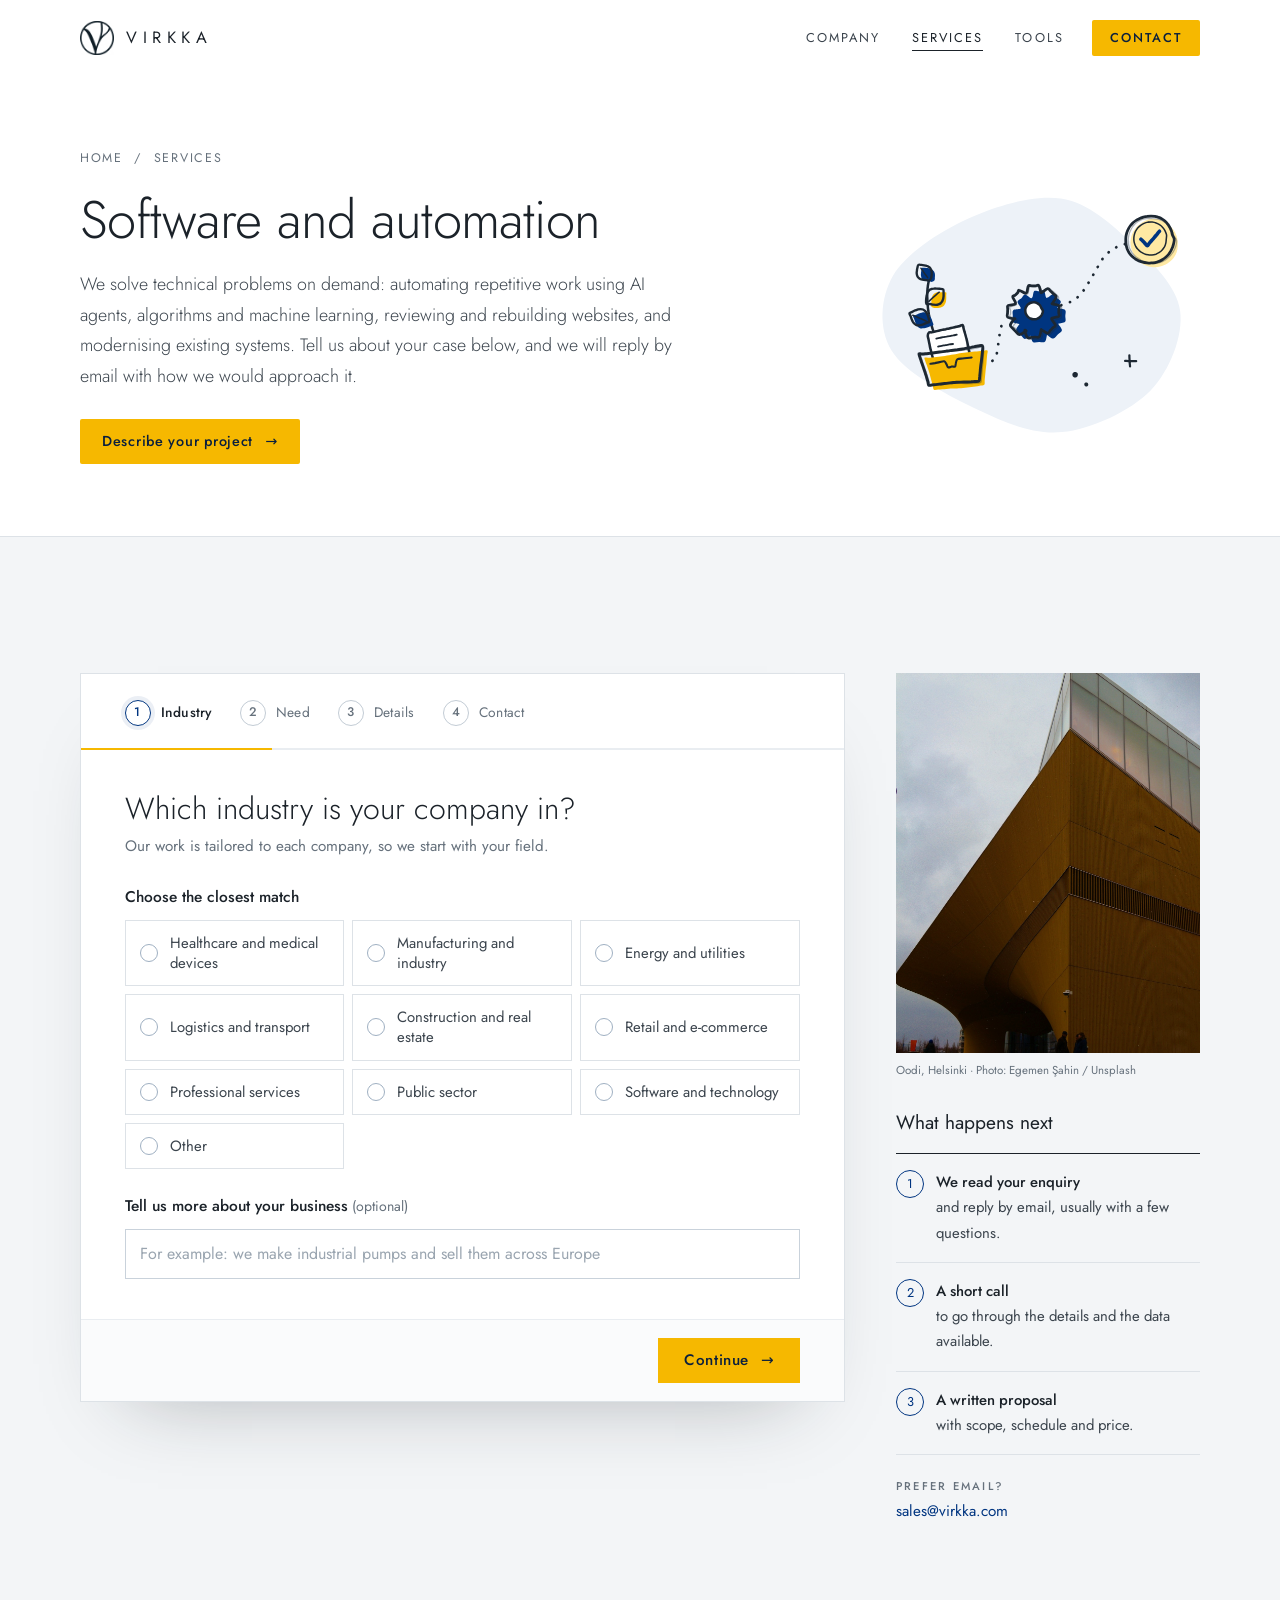
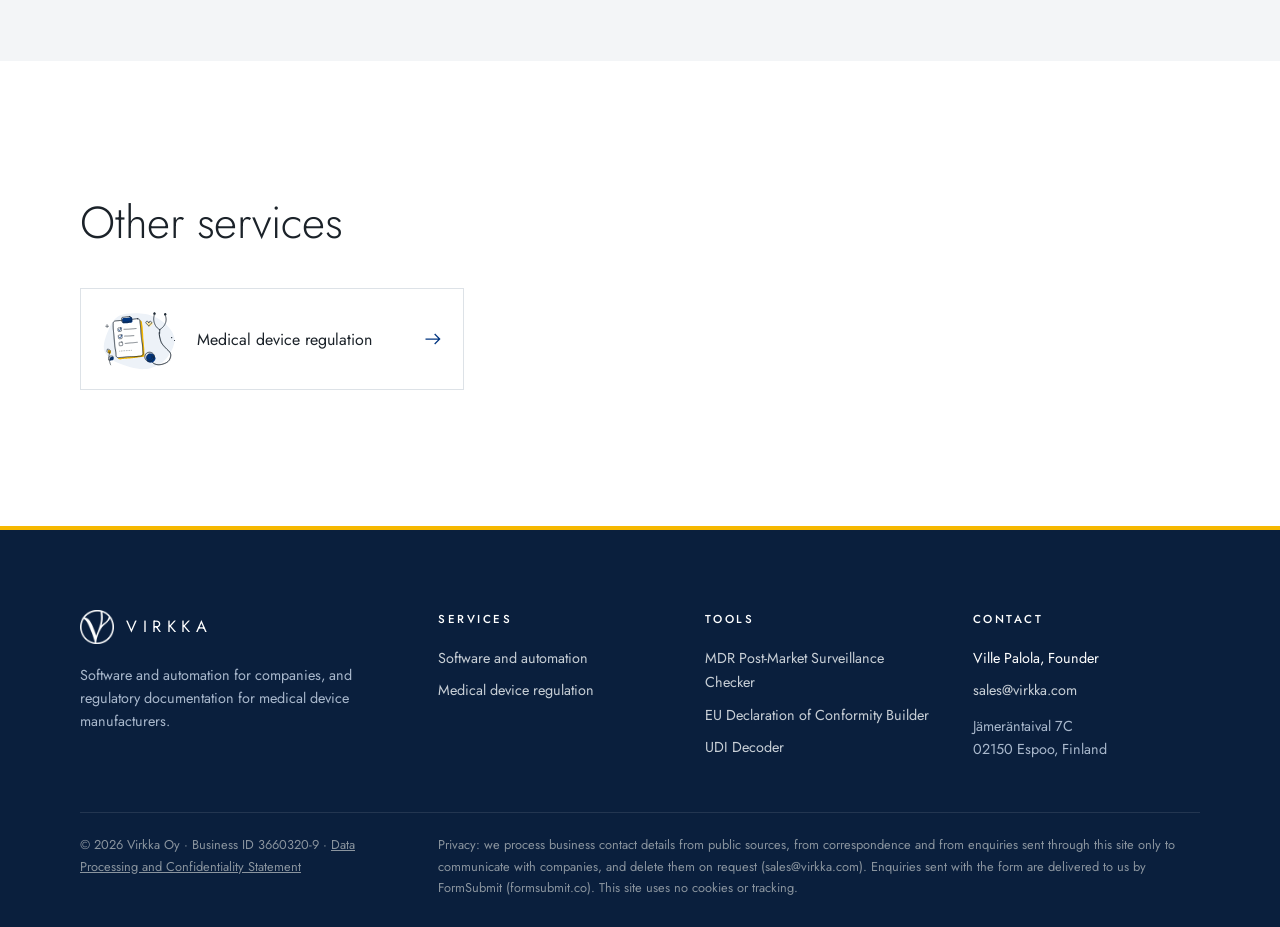
<file: projects/index.html>
<!doctype html>
<html lang="en">
<head>
<meta charset="utf-8">
<meta name="viewport" content="width=device-width, initial-scale=1">
<title>Software and automation · Virkka</title>
<meta name="description" content="We solve technical problems on demand: automating repetitive work using AI agents, algorithms and machine learning, reviewing and rebuilding websites, and modernising existing systems.">
<meta name="theme-color" content="#ffffff">
<link rel="icon" href="../img/logo-mark.png">
<link rel="preconnect" href="https://fonts.googleapis.com">
<link rel="preconnect" href="https://fonts.gstatic.com" crossorigin>
<link rel="stylesheet" href="https://fonts.googleapis.com/css2?family=Jost:wght@300;400;500&display=swap">
<link rel="stylesheet" href="../css/site.css">
</head>
<body>

<nav id="nav" aria-label="Main">
  <div class="container">
    <a class="brand" href="../index.html" aria-label="Virkka home"><img src="../img/logo-mark.png" alt=""><span>VIRKKA</span></a>
    <button class="menu-btn" id="menu" type="button" aria-label="Open menu" aria-expanded="false" aria-controls="links"><span></span><span></span><span></span></button>
    <div class="links" id="links">
      <a href="../index.html#company">Company</a>
      <a href="../index.html#services" class="active">Services</a>
      <a href="../index.html#tools">Tools</a>
      <a href="../index.html#contact" class="contact-link">Contact</a>
    </div>
  </div>
</nav>

<header class="svc-head">
  <div class="container">
    <div class="intro-fade">
      <p class="crumbs"><a href="../index.html">Home</a> &nbsp;/&nbsp; <a href="../index.html#services">Services</a></p>
      <h1>Software and automation</h1>
      <p class="intro">We solve technical problems on demand: automating repetitive work using AI agents, algorithms and machine learning, reviewing and rebuilding websites, and modernising existing systems. Tell us about your case below, and we will reply by email with how we would approach it.</p>
      <a class="button" href="#enquiry">Describe your project <span aria-hidden="true">→</span></a>
    </div>
    <img class="intro-fade" src="../img/ill/custom.svg" alt="" width="240" height="200">
  </div>
</header>

<main>

<section class="band" id="enquiry">
  <div class="container enquiry">

    <form class="wiz reveal" id="wiz" novalidate>
      <div class="wiz-top">
        <ol class="wiz-steps" id="wiz-steps">
          <li class="on"><span>1</span>Industry</li>
          <li><span>2</span>Need</li>
          <li><span>3</span>Details</li>
          <li><span>4</span>Contact</li>
        </ol>
        <div class="wiz-bar"><i id="wiz-bar"></i></div>
      </div>

      <div class="wiz-body" id="wiz-body" aria-live="polite"></div>
      <input type="text" id="wiz-hp" name="company_website" tabindex="-1" autocomplete="off" aria-hidden="true" style="position:absolute;left:-9999px;width:1px;height:1px;opacity:0">

      <div class="wiz-nav" id="wiz-nav">
        <button type="button" class="wiz-back" id="wiz-back" hidden>← Back</button>
        <p class="wiz-err" id="wiz-err" role="alert" hidden></p>
        <button type="submit" class="wiz-next" id="wiz-next">Continue <span aria-hidden="true">→</span></button>
      </div>
    </form>

    <aside class="eside reveal" style="--d:.1s">
      <figure class="side-photo">
        <img src="../img/oodi-facade.jpg" alt="The wooden facade of Oodi library in Helsinki" width="1200" height="1800" loading="lazy">
        <figcaption>Oodi, Helsinki · Photo: Egemen Şahin / Unsplash</figcaption>
      </figure>
      <h2>What happens next</h2>
      <ol>
        <li><b>We read your enquiry</b>and reply by email, usually with a few questions.</li>
        <li><b>A short call</b>to go through the details and the data available.</li>
        <li><b>A written proposal</b>with scope, schedule and price.</li>
      </ol>
      <div class="eside-contact">
        <small>Prefer email?</small>
        <a href="mailto:sales@virkka.com">sales@virkka.com</a>
      </div>
    </aside>

  </div>
</section>

<section class="band white">
  <div class="container">
    <h2 class="title reveal">Other services</h2>
    <div class="others one">
      <a class="other reveal" href="../medical-devices/index.html"><img src="../img/ill/medical.svg" alt="" width="86" height="72"><span>Medical device regulation</span><svg viewBox="0 0 24 24" fill="none" stroke="currentColor" stroke-width="1.5" aria-hidden="true"><path d="M3 12h17M14 6l6 6-6 6"/></svg></a>
    </div>
  </div>
</section>

</main>

<footer>
  <div class="container foot-grid">
    <div class="foot-brand">
      <a class="brand" href="../index.html"><img src="../img/logo-mark.png" alt=""><span>VIRKKA</span></a>
      <p>Software and automation for companies, and regulatory documentation for medical device manufacturers.</p>
    </div>
    <div>
      <h4>Services</h4>
      <a href="../projects/index.html">Software and automation</a>
      <a href="../medical-devices/index.html">Medical device regulation</a>
    </div>
    <div>
      <h4>Tools</h4>
      <a href="../tools/pms-requirements/index.html">MDR Post-Market Surveillance Checker</a>
      <a href="../tools/declaration-of-conformity/index.html">EU Declaration of Conformity Builder</a>
      <a href="../tools/udi-decoder/index.html">UDI Decoder</a>
    </div>
    <div>
      <h4>Contact</h4>
      <span class="foot-name">Ville Palola, Founder</span>
      <a href="mailto:sales@virkka.com">sales@virkka.com</a>
      <address>Jämeräntaival 7C<br>02150 Espoo, Finland</address>
    </div>
  </div>
  <div class="container foot-bottom">
    <p>© 2026 Virkka Oy · Business ID 3660320-9 · <a href="../data-processing/index.html">Data Processing and Confidentiality Statement</a></p>
    <p>Privacy: we process business contact details from public sources, from correspondence and from enquiries sent through this site only to communicate with companies, and delete them on request (sales@virkka.com). Enquiries sent with the form are delivered to us by FormSubmit (formsubmit.co). This site uses no cookies or tracking.</p>
  </div>
</footer>

<script src="../js/site.js"></script>
<script src="../js/enquiry.js"></script>
</body>
</html>
</file>
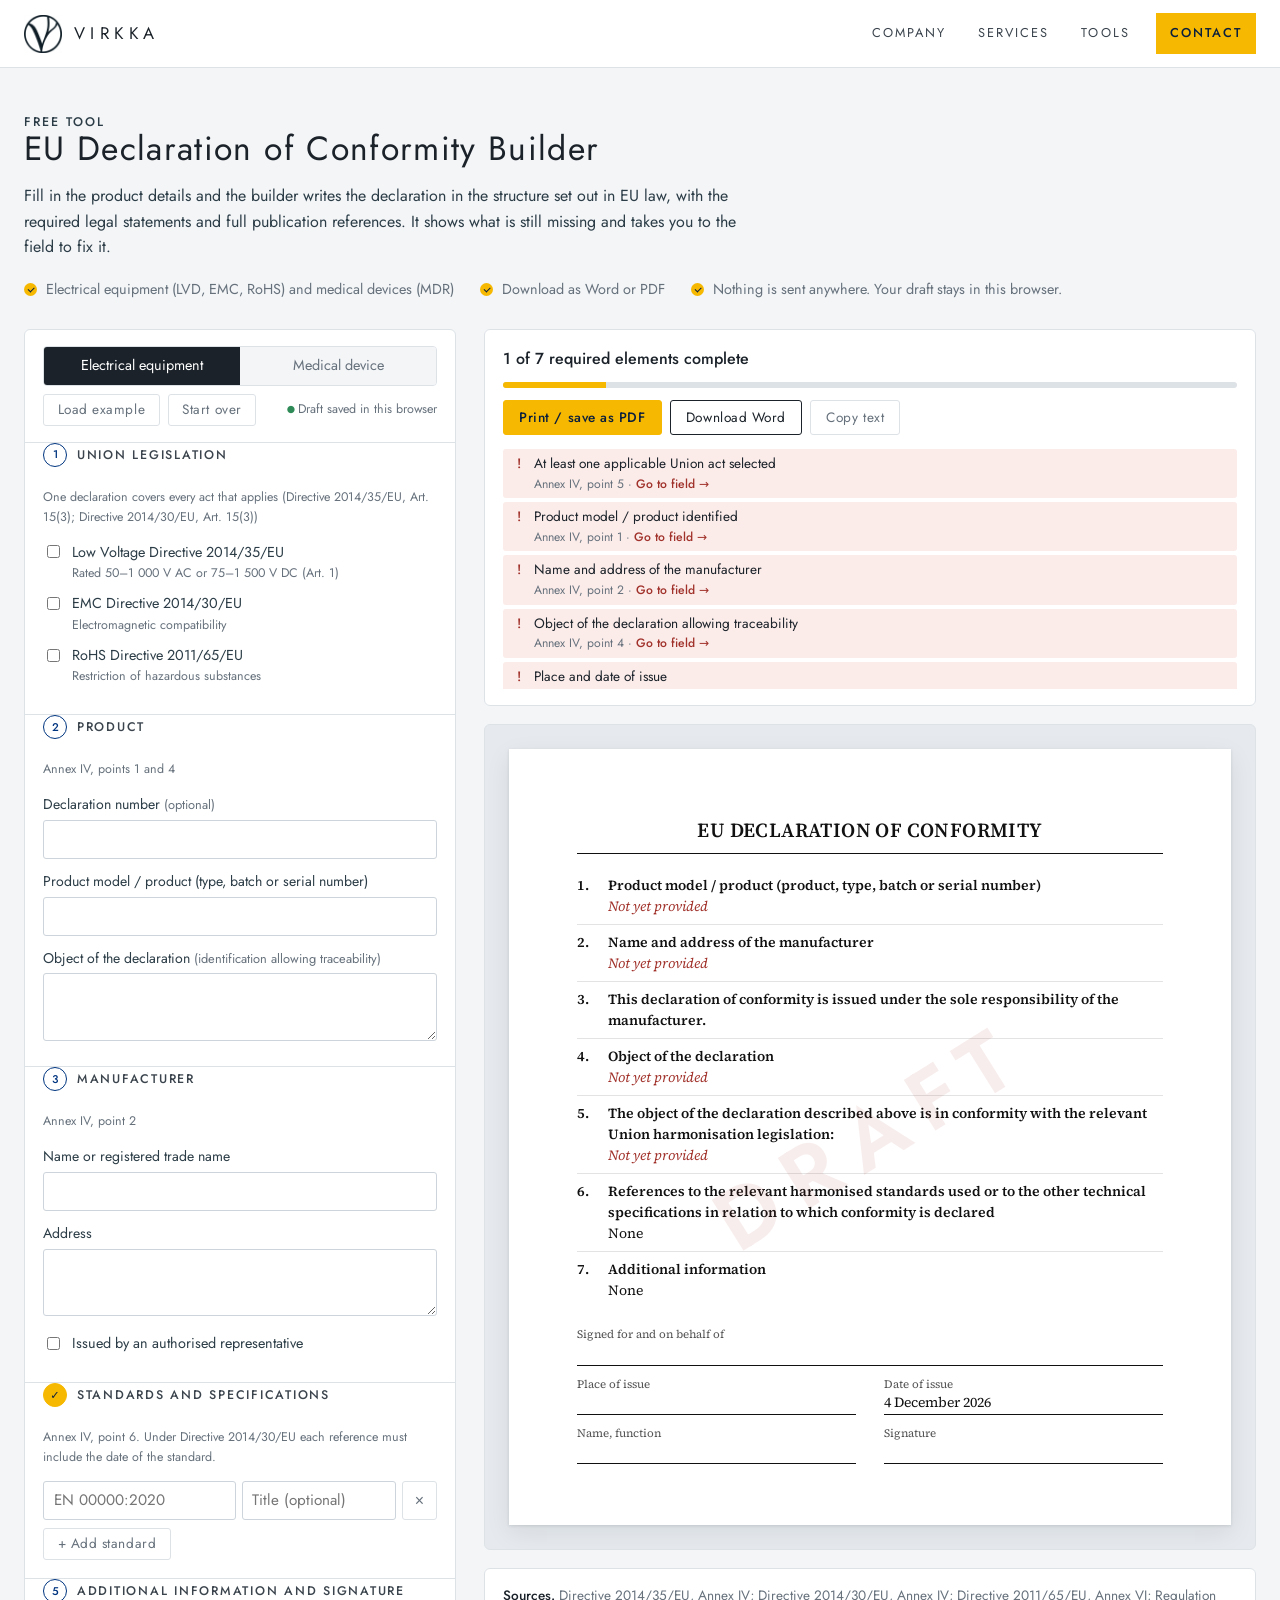
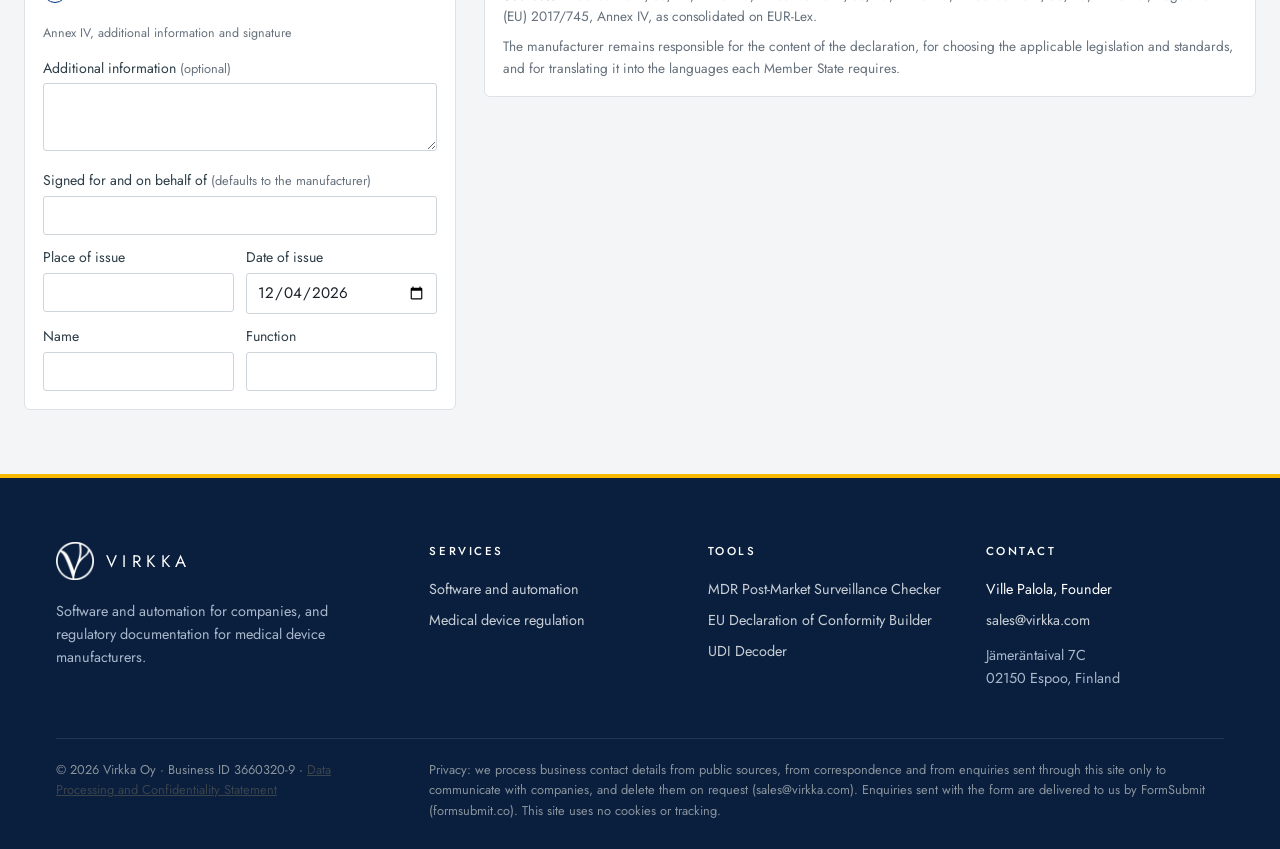
<file: tools/declaration-of-conformity/index.html>
<!doctype html>
<html lang="en">
<head>
<meta charset="utf-8">
<meta name="viewport" content="width=device-width, initial-scale=1">
<title>Declaration of Conformity Builder · Virkka</title>
<meta name="description" content="Build an EU declaration of conformity for electrical equipment or medical devices, checked element by element against the legal text.">
<link rel="icon" href="../../img/logo-mark.png">
<link rel="preconnect" href="https://fonts.googleapis.com">
<link rel="preconnect" href="https://fonts.gstatic.com" crossorigin>
<link rel="stylesheet" href="https://fonts.googleapis.com/css2?family=Jost:wght@300;400;500&family=Source+Serif+4:opsz,wght@8..60,400;8..60,600&display=swap">
<style>
:root {
  --snow: #f3f5f7; --white: #ffffff; --ink: #1b2229; --slate: #66717c; --fjord: #3b444d; --spruce: #003580; --line: #dde2e7;
  --warn: #8a5a00; --warn-bg: #fdf5e4; --err: #a1322b; --err-bg: #fbecea; --ok-bg: #eef2f7;
  --sans: "Jost", "Futura", "Century Gothic", system-ui, sans-serif;
  --serif: "Source Serif 4", Georgia, "Times New Roman", serif;
  --nav: 68px;
  color-scheme: light;
}
* { box-sizing: border-box; }
html { scroll-padding-top: calc(var(--nav) + 16px); }
body { margin: 0; background: var(--snow); color: var(--ink); font: 400 16px/1.6 var(--sans); -webkit-font-smoothing: antialiased; }
a { color: var(--fjord); }
:focus-visible { outline: 2px solid var(--spruce); outline-offset: 2px; }
.container { width: 100%; max-width: 88rem; margin: 0 auto; padding-inline: 24px; }

nav { position: sticky; top: 0; height: var(--nav); background: var(--white); border-bottom: 1px solid var(--line); z-index: 10; }
nav .container { height: 100%; display: flex; align-items: center; justify-content: space-between; gap: 16px; }
.brand { display: flex; align-items: center; gap: 12px; font: 400 1.05rem/1 var(--sans); color: var(--ink); text-decoration: none; letter-spacing: .32em; }
.brand img { width: 38px; height: 38px; }
.back { color: var(--slate); text-decoration: none; font-size: .85rem; letter-spacing: .12em; text-transform: uppercase; }
.back:hover { color: var(--ink); }

header.intro { padding-block: 48px 28px; }
.eyebrow { font: 500 .78rem/1 var(--sans); letter-spacing: .16em; text-transform: uppercase; color: var(--spruce); margin: 0 0 .9rem; }
header.intro h1 { font: 400 clamp(1.5rem, 3vw, 2.1rem)/1.25 var(--sans); letter-spacing: .04em; margin: 0 0 .8rem; }
header.intro p { margin: 0; max-width: 46rem; color: #2c3d47; }

.workspace { display: grid; grid-template-columns: minmax(0, 27rem) minmax(0, 1fr); gap: 28px; align-items: start; padding-bottom: 64px; }

/* form */
.panel { background: var(--white); border: 1px solid var(--line); border-radius: 6px; }
.toolbar { display: flex; flex-wrap: wrap; gap: 8px; padding: 16px 18px; border-bottom: 1px solid var(--line); }
.seg { display: grid; grid-template-columns: 1fr 1fr; width: 100%; border: 1px solid var(--line); border-radius: 4px; overflow: hidden; }
.seg button { border: 0; background: var(--snow); padding: .65rem .5rem; font: 400 .9rem/1.2 var(--sans); color: var(--slate); cursor: pointer; }
.seg button[aria-pressed="true"] { background: var(--ink); color: var(--white); }
.btn { background: transparent; color: var(--ink); border: 1px solid var(--ink); border-radius: 3px; padding: .5rem .85rem; font: 400 .85rem/1 var(--sans); letter-spacing: .04em; cursor: pointer; }
.btn:hover { background: var(--ink); color: var(--white); }
.btn.primary { background: #f6b800; border-color: #f6b800; color: #0a1f3d; font-weight: 500; }
.btn.primary:hover { background: #e0a600; border-color: #e0a600; }
.btn.quiet { border-color: var(--line); color: var(--slate); }
.btn.quiet:hover { background: var(--snow); color: var(--ink); }
fieldset { border: 0; margin: 0; padding: 18px; border-bottom: 1px solid var(--line); }
fieldset:last-child { border-bottom: 0; }
legend { padding: 0; font: 500 .78rem/1.3 var(--sans); letter-spacing: .14em; text-transform: uppercase; color: var(--fjord); margin-bottom: .2rem; }
.cite { display: block; font-size: .78rem; color: var(--slate); margin-bottom: .8rem; }
label { display: block; font-size: .88rem; color: #2c3d47; margin: .7rem 0 .25rem; }
label .opt { color: var(--slate); font-size: .8rem; }
input[type=text], input[type=date], textarea, select { width: 100%; font: 400 .95rem/1.4 var(--sans); color: var(--ink); background: var(--white);
  border: 1px solid #cdd4db; border-radius: 3px; padding: .5rem .6rem; }
textarea { resize: vertical; min-height: 4.2rem; }
input:focus, textarea:focus, select:focus { border-color: var(--fjord); outline: none; box-shadow: 0 0 0 3px rgba(0,53,128,.15); }
.check { display: flex; gap: .55rem; align-items: flex-start; margin: .55rem 0; font-size: .9rem; color: #2c3d47; }
.check input { margin-top: .3rem; accent-color: var(--spruce); }
.check small { display: block; color: var(--slate); font-size: .78rem; }
.hint { font-size: .8rem; color: var(--slate); margin: .3rem 0 0; }
.row2 { display: grid; grid-template-columns: 1fr 1fr; gap: 0 12px; }
.std { display: grid; grid-template-columns: minmax(0, 1.25fr) minmax(0, 1fr) auto; gap: 6px; margin-top: 6px; }
.std button { border: 1px solid var(--line); background: var(--white); color: var(--slate); border-radius: 3px; width: 2.2rem; cursor: pointer; font-size: 1rem; }
.std button:hover { color: var(--err); border-color: var(--err); }
.add { margin-top: 8px; }
[hidden] { display: none !important; }

/* right column */
.side { position: sticky; top: calc(var(--nav) + 16px); display: grid; gap: 18px; }
.status { padding: 16px 18px; }
.status-head { display: flex; justify-content: space-between; align-items: center; gap: 12px; flex-wrap: wrap; }
.status-head strong { font-weight: 500; }
.meter { height: 6px; background: var(--line); border-radius: 3px; margin: 10px 0 12px; overflow: hidden; }
.meter i { display: block; height: 100%; background: #f6b800; width: 0; transition: width .25s; }
.checklist { list-style: none; margin: 0; padding: 0; display: grid; gap: 4px; max-height: 15rem; overflow: auto; }
.checklist li { display: grid; grid-template-columns: 1.3rem 1fr; gap: 4px; font-size: .85rem; padding: 4px 6px; border-radius: 3px; }
.checklist li::before { font-weight: 500; text-align: center; }
.checklist li.ok::before { content: "✓"; color: var(--spruce); }
.checklist li.err { background: var(--err-bg); }
.checklist li.err::before { content: "!"; color: var(--err); }
.checklist li.warn { background: var(--warn-bg); }
.checklist li.warn::before { content: "?"; color: var(--warn); }
.checklist li span small { color: var(--slate); display: block; font-size: .76rem; }

.preview-wrap { background: #e6eaee; border: 1px solid var(--line); border-radius: 6px; padding: 24px; overflow: auto; }

/* the document */
.doc { position: relative; background: var(--white); color: #111; width: 100%; max-width: 210mm; margin: 0 auto; padding: 18mm 18mm 16mm;
       box-shadow: 0 1px 3px rgba(15,29,38,.12), 0 8px 24px rgba(15,29,38,.08); font: 400 10.5pt/1.5 var(--serif); overflow: hidden; }
.doc .mark { position: absolute; inset: 0; display: grid; place-items: center; pointer-events: none; }
.doc .mark span { transform: rotate(-32deg); font: 600 64pt/1 var(--sans); letter-spacing: .2em; color: rgba(161,50,43,.09); white-space: nowrap; }
.doc .mark.sample span { color: rgba(21,24,27,.07); }
.doc h2 { font: 600 15pt/1.3 var(--serif); text-align: center; margin: 0; letter-spacing: .02em; }
.doc .docno { text-align: center; margin: 4px 0 0; font-size: 10pt; color: #333; }
.doc .rule { border: 0; border-top: 1.5px solid #111; margin: 10px 0 14px; }
.doc ol.items { list-style: none; margin: 0; padding: 0; counter-reset: item; }
.doc ol.items > li { display: grid; grid-template-columns: 2.2em 1fr; padding: 7px 0; border-bottom: 1px solid #e3e3e3; break-inside: avoid; }
.doc ol.items > li:last-child { border-bottom: 0; }
.doc .n { font-weight: 600; }
.doc .h { font-weight: 600; display: block; }
.doc .v { display: block; white-space: pre-wrap; }
.doc .v.missing { color: #a1322b; font-style: italic; }
.doc ul.v { list-style: none; padding: 0; margin: 2px 0 0; white-space: normal; }
.doc ul.v li { padding-left: 1em; text-indent: -1em; margin: 1px 0; }
.doc ul.v li::before { content: "– "; }
.doc .sig { margin-top: 18px; display: grid; grid-template-columns: 1fr 1fr; gap: 10px 28px; break-inside: avoid; }
.doc .sig .full { grid-column: 1 / -1; }
.doc .sig .lab { font-size: 8.5pt; color: #555; display: block; }
.doc .sig .line { border-bottom: 1px solid #111; min-height: 1.6em; display: block; }
.doc .foot { margin-top: 18px; font-size: 7.5pt; color: #666; border-top: 1px solid #e3e3e3; padding-top: 6px; }

.about { font-size: .85rem; color: var(--slate); padding: 16px 18px; }
.about p { margin: 0; }
.about p + p { margin-top: .5rem; }


/* footer (same as the main site) */
footer { background: #0a1f3d; color: #a9b8cc; font-size: .9rem; border-top: 4px solid #f6b800; }
footer .container { max-width: 76rem; }
.foot-grid { display: grid; grid-template-columns: minmax(0, 1.4fr) repeat(3, minmax(0, 1fr)); gap: 40px; padding-block: 64px 48px; }
.foot-brand .brand { color: #fff; }
.foot-brand .brand img { filter: brightness(0) invert(1); }
.foot-brand p { margin: 20px 0 0; max-width: 20rem; line-height: 1.6; }
footer h4 { margin: 4px 0 16px; font: 500 .72rem/1 var(--sans); letter-spacing: .22em; text-transform: uppercase; color: #fff; }
.foot-grid a { display: block; color: #c8cfd6; text-decoration: none; padding: 4px 0; }
.foot-grid a:hover { color: #f6b800; }
.foot-grid .brand { display: flex; padding: 0; }
.foot-name { display: block; color: #fff; padding: 4px 0; }
footer address { font-style: normal; margin-top: 8px; line-height: 1.6; }
.foot-bottom { display: flex; justify-content: space-between; gap: 12px 40px; flex-wrap: wrap; padding-block: 0 28px; font-size: .8rem; color: #8a949e;
  background: linear-gradient(rgba(255,255,255,.1), rgba(255,255,255,.1)) content-box 0 0 / 100% 1px no-repeat; }
.foot-bottom p { margin: 22px 0 0; max-width: 46rem; }
@media (min-width: 761px) { .foot-bottom { display: grid; grid-template-columns: minmax(0, 1.4fr) repeat(3, minmax(0, 1fr)); gap: 0 40px; } .foot-bottom p + p { grid-column: 2 / 5; max-width: none; } }
@media (max-width: 760px) { .foot-grid { grid-template-columns: 1fr 1fr; gap: 32px 24px; } .foot-brand { grid-column: 1 / -1; } }
@media print { footer { display: none !important; } }

/* nav links (match the main site) */
.navlinks { display: flex; align-items: center; gap: 4px; }
.navlinks a { padding: 10px 14px; text-decoration: none; color: var(--fjord); font-size: .8rem; letter-spacing: .16em; text-transform: uppercase; }
.navlinks a:hover { color: var(--ink); }
.navlinks a.navcta { margin-left: 8px; background: #f6b800; color: #0a1f3d; font-weight: 500; }
.navlinks a.navcta:hover { background: #e0a600; }
.intro-points { list-style: none; margin: 18px 0 0; padding: 0; display: flex; flex-wrap: wrap; gap: 8px 26px; font-size: .9rem; color: var(--slate); }
.intro-points li { position: relative; padding-left: 22px; }
.intro-points li::before { content: ""; position: absolute; left: 0; top: .35em; width: 13px; height: 13px; border-radius: 50%; background: #f6b800; }
.intro-points li::after { content: ""; position: absolute; left: 3.6px; top: calc(.35em + 4px); width: 5px; height: 2.6px; border: solid #0a1f3d; border-width: 0 0 1.5px 1.5px; transform: rotate(-45deg); }

/* saved indicator */
.saved { margin-left: auto; align-self: center; font-size: .78rem; color: var(--slate); opacity: 0; transition: opacity .4s; }
.saved.on { opacity: 1; }
.saved.on::before { content: "● "; color: #2e8b57; font-size: .6rem; vertical-align: 1px; }

/* numbered sections with progress */
form.panel { counter-reset: sec; }
fieldset:not([hidden]) { counter-increment: sec; }
legend { display: flex; align-items: center; gap: 10px; }
legend::before { content: counter(sec); display: grid; place-items: center; width: 22px; height: 22px; border-radius: 50%; border: 1px solid #b9c4cf; font-size: .7rem; letter-spacing: 0; color: var(--slate); flex: none; }
fieldset.done legend::before { content: "✓"; background: #f6b800; border-color: #f6b800; color: #0a1f3d; font-weight: 600; }
fieldset.todo legend::before { border-color: var(--spruce); color: var(--spruce); }

/* fields still needed */
input.bad, textarea.bad, select.bad { border-color: #c2483f; background: #fff8f7; }
label.check.bad span { color: #a1322b; }

/* checklist: missing items take you to the field */
.checklist button.fix { all: unset; cursor: pointer; display: block; }
.checklist button.fix small { display: block; color: var(--slate); font-size: .76rem; }
.checklist button.fix small b { color: #a1322b; font-weight: 500; }
.checklist button.fix:hover { text-decoration: underline; text-decoration-color: #c2483f; text-underline-offset: 3px; }
.checklist button.fix:focus-visible { outline: 2px solid var(--spruce); outline-offset: 2px; }

.exports { display: flex; flex-wrap: wrap; gap: 8px; margin: 2px 0 14px; }
.exports .btn { padding: .62rem .95rem; }

/* phone status bar */
.mbar { display: none; }

@media (max-width: 1020px) {
  .mbar { display: flex; position: fixed; left: 0; right: 0; bottom: 0; z-index: 20; align-items: center; gap: 14px; padding: 10px 16px calc(10px + env(safe-area-inset-bottom));
          background: #0a1f3d; color: #fff; font-size: .85rem; box-shadow: 0 -8px 24px rgba(10,31,61,.2); }
  .mbar > div { flex: 1; display: grid; gap: 6px; }
  .mbar i { display: block; height: 3px; background: rgba(255,255,255,.2); }
  .mbar b { display: block; height: 100%; width: 0; background: #f6b800; transition: width .25s; }
  .mbar button { background: #f6b800; color: #0a1f3d; border: 0; padding: .6rem .9rem; font: 500 .85rem/1 var(--sans); cursor: pointer; }
  body { padding-bottom: 70px; }
  .workspace { grid-template-columns: 1fr; }
  .side { position: static; }
}
@media (max-width: 560px) {
  .navlinks a:not(.navcta) { display: none; }
  .container { padding-inline: 16px; }
  .brand span { display: none; }
  .preview-wrap { padding: 10px; }
  .doc { padding: 10mm 8mm; font-size: 9.5pt; }
  .row2 { grid-template-columns: 1fr; }
  .std { grid-template-columns: 1fr auto; }
  .std input:nth-child(2) { grid-column: 1; grid-row: 2; }
}

@page { size: A4; margin: 16mm 16mm 14mm; }
@media print {
  body { background: #fff; }
  nav, header.intro, .panel, .status, .about, .no-print, .mbar { display: none !important; }
  body { padding-bottom: 0; }
  .workspace, .side, .container { display: block; padding: 0; margin: 0; max-width: none; position: static; }
  .preview-wrap { background: none; border: 0; padding: 0; overflow: visible; }
  .doc { box-shadow: none; padding: 0; max-width: none; overflow: visible; }
  .doc .mark { position: fixed; }
  .doc { font-size: 9.5pt; line-height: 1.42; }
  .doc ol.items > li { padding: 4px 0; }
  .doc .rule { margin: 8px 0 8px; }
  .doc .sig { margin-top: 12px; gap: 6px 28px; }
  .doc .foot { margin-top: 10px; }
}
</style>
</head>
<body>

<nav>
  <div class="container">
    <a class="brand" href="../../index.html" aria-label="Virkka home">
      <img src="../../img/logo-mark.png" alt="">
      <span>VIRKKA</span>
    </a>
    <div class="navlinks">
      <a href="../../index.html#company">Company</a>
      <a href="../../index.html#services">Services</a>
      <a href="../../index.html#tools">Tools</a>
      <a class="navcta" href="../../index.html#contact">Contact</a>
    </div>
  </div>
</nav>

<header class="intro">
  <div class="container">
    <p class="eyebrow">Free tool</p>
    <h1>EU Declaration of Conformity Builder</h1>
    <p>Fill in the product details and the builder writes the declaration in the structure set out in EU law, with the required legal statements and full publication references. It shows what is still missing and takes you to the field to fix it.</p>
    <ul class="intro-points"><li>Electrical equipment (LVD, EMC, RoHS) and medical devices (MDR)</li><li>Download as Word or PDF</li><li>Nothing is sent anywhere. Your draft stays in this browser.</li></ul>
  </div>
</header>

<main class="container workspace">

  <form class="panel" id="form" autocomplete="off" novalidate>
    <div class="toolbar">
      <div class="seg" role="group" aria-label="Product type">
        <button type="button" data-tpl="eee" aria-pressed="true">Electrical equipment</button>
        <button type="button" data-tpl="mdr" aria-pressed="false">Medical device</button>
      </div>
      <button type="button" class="btn quiet" id="sample">Load example</button>
      <button type="button" class="btn quiet" id="clear">Start over</button>
      <span class="saved" id="saved" aria-live="polite"></span>
    </div>

    <!-- Electrical: legislation -->
    <fieldset data-for="eee">
      <legend>Union legislation</legend>
      <span class="cite">One declaration covers every act that applies (Directive 2014/35/EU, Art. 15(3); Directive 2014/30/EU, Art. 15(3))</span>
      <label class="check"><input type="checkbox" name="act_lvd"><span>Low Voltage Directive 2014/35/EU<small>Rated 50–1 000 V AC or 75–1 500 V DC (Art. 1)</small></span></label>
      <label class="check"><input type="checkbox" name="act_emc"><span>EMC Directive 2014/30/EU<small>Electromagnetic compatibility</small></span></label>
      <label class="check"><input type="checkbox" name="act_rohs"><span>RoHS Directive 2011/65/EU<small>Restriction of hazardous substances</small></span></label>
    </fieldset>

    <!-- Electrical: product -->
    <fieldset data-for="eee">
      <legend>Product</legend>
      <span class="cite">Annex IV, points 1 and 4</span>
      <label for="docno">Declaration number <span class="opt">(optional)</span></label>
      <input type="text" id="docno" name="docno">
      <label for="model">Product model / product (type, batch or serial number)</label>
      <input type="text" id="model" name="model">
      <label for="object">Object of the declaration <span class="opt">(identification allowing traceability)</span></label>
      <textarea id="object" name="object"></textarea>
    </fieldset>

    <!-- Medical device: device -->
    <fieldset data-for="mdr" hidden>
      <legend>Device</legend>
      <span class="cite">Regulation (EU) 2017/745, Annex IV, points 3–5</span>
      <label for="budi">Basic UDI-DI</label>
      <input type="text" id="budi" name="budi">
      <label for="trade">Product or trade name</label>
      <input type="text" id="trade" name="trade">
      <label for="code">Product code, catalogue number or other reference <span class="opt">(optional if the Basic UDI-DI identifies the device)</span></label>
      <input type="text" id="code" name="code">
      <label for="purpose">Intended purpose</label>
      <textarea id="purpose" name="purpose"></textarea>
      <div class="row2">
        <div>
          <label for="cls">Risk class (Annex VIII)</label>
          <select id="cls" name="cls">
            <option value="">Select…</option>
            <option value="I">Class I</option>
            <option value="IIa">Class IIa</option>
            <option value="IIb">Class IIb</option>
            <option value="III">Class III</option>
          </select>
        </div>
        <div>
          <label for="rule">Classification rule <span class="opt">(optional)</span></label>
          <input type="text" id="rule" name="rule" placeholder="e.g. 1">
        </div>
      </div>
      <div id="cls1flags" hidden>
        <label class="check"><input type="checkbox" name="cls1_special"><span>Placed on the market sterile, has a measuring function, or is a reusable surgical instrument<small>A notified body is then involved (Art. 52(7))</small></span></label>
      </div>
    </fieldset>

    <!-- Manufacturer (both) -->
    <fieldset>
      <legend>Manufacturer</legend>
      <span class="cite" id="mfr-cite">Annex IV, point 2</span>
      <label for="mname">Name or registered trade name</label>
      <input type="text" id="mname" name="mname">
      <label for="maddr">Address</label>
      <textarea id="maddr" name="maddr"></textarea>
      <div data-for="mdr" hidden>
        <label for="msrn">SRN <span class="opt">(if already issued, format XX-MF-000000000)</span></label>
        <input type="text" id="msrn" name="msrn">
        <label class="check"><input type="checkbox" name="non_eu"><span>Manufacturer is not established in a Member State<small>A sole authorised representative must be designated (Art. 11(1))</small></span></label>
      </div>
      <div data-for="eee">
        <label class="check"><input type="checkbox" name="has_ar"><span>Issued by an authorised representative</span></label>
      </div>
      <div id="ar" hidden>
        <label for="arname">Authorised representative</label>
        <input type="text" id="arname" name="arname">
        <label for="araddr">Authorised representative's address</label>
        <textarea id="araddr" name="araddr"></textarea>
        <div data-for="mdr" hidden>
          <label for="arsrn">Authorised representative's SRN <span class="opt">(if issued, format XX-AR-000000000)</span></label>
          <input type="text" id="arsrn" name="arsrn">
        </div>
      </div>
    </fieldset>

    <!-- Electrical: standards -->
    <fieldset data-for="eee">
      <legend>Standards and specifications</legend>
      <span class="cite">Annex IV, point 6. Under Directive 2014/30/EU each reference must include the date of the standard.</span>
      <div id="stds"></div>
      <button type="button" class="btn quiet add" id="addstd">+ Add standard</button>
    </fieldset>

    <!-- Medical device: other legislation and CS -->
    <fieldset data-for="mdr" hidden>
      <legend>Conformity</legend>
      <span class="cite">Annex IV, points 6 and 7</span>
      <label for="otherleg">Other Union legislation requiring a declaration <span class="opt">(optional, one per line)</span></label>
      <textarea id="otherleg" name="otherleg"></textarea>
      <label for="cs">Common specifications (CS) used <span class="opt">(one per line, blank if none)</span></label>
      <textarea id="cs" name="cs"></textarea>
    </fieldset>

    <!-- Notified body -->
    <fieldset id="nbset">
      <legend>Notified body</legend>
      <span class="cite" id="nb-cite">Annex IV, point 8</span>
      <label class="check" id="nb-toggle"><input type="checkbox" name="nb_on"><span>A notified body took part in conformity assessment</span></label>
      <div id="nb" hidden>
        <div class="row2">
          <div><label for="nbname">Name</label><input type="text" id="nbname" name="nbname"></div>
          <div><label for="nbno">Identification number</label><input type="text" id="nbno" name="nbno" inputmode="numeric" maxlength="4" placeholder="4 digits"></div>
        </div>
        <label for="nbproc">Conformity assessment procedure / intervention</label>
        <input type="text" id="nbproc" name="nbproc">
        <label for="nbcert">Certificate(s) issued</label>
        <input type="text" id="nbcert" name="nbcert">
      </div>
    </fieldset>

    <!-- Additional + signature -->
    <fieldset>
      <legend>Additional information and signature</legend>
      <span class="cite" id="sig-cite">Annex IV, final element</span>
      <label for="extra">Additional information <span class="opt">(optional)</span></label>
      <textarea id="extra" name="extra"></textarea>
      <label for="behalf">Signed for and on behalf of <span class="opt">(defaults to the manufacturer)</span></label>
      <input type="text" id="behalf" name="behalf">
      <div class="row2">
        <div><label for="place">Place of issue</label><input type="text" id="place" name="place"></div>
        <div><label for="date">Date of issue</label><input type="date" id="date" name="date"></div>
        <div><label for="signame">Name</label><input type="text" id="signame" name="signame"></div>
        <div><label for="sigfn">Function</label><input type="text" id="sigfn" name="sigfn"></div>
      </div>
    </fieldset>
  </form>

  <div class="side">
    <section class="panel status" aria-live="polite">
      <div class="status-head">
        <strong id="status-title">Checking…</strong>
      </div>
      <div class="meter" aria-hidden="true"><i id="meter"></i></div>
      <div class="exports">
        <button type="button" class="btn primary" id="print">Print / save as PDF</button>
        <button type="button" class="btn" id="word">Download Word</button>
        <button type="button" class="btn quiet" id="copytext">Copy text</button>
      </div>
      <ul class="checklist" id="checklist"></ul>
    </section>

    <div class="preview-wrap">
      <article class="doc" id="doc" aria-label="Declaration preview"></article>
    </div>

    <section class="panel about">
      <p><strong style="font-weight:500;color:var(--ink)">Sources.</strong> Directive 2014/35/EU, Annex IV; Directive 2014/30/EU, Annex IV; Directive 2011/65/EU, Annex VI; Regulation (EU) 2017/745, Annex IV, as consolidated on EUR-Lex.</p>
      <p>The manufacturer remains responsible for the content of the declaration, for choosing the applicable legislation and standards, and for translating it into the languages each Member State requires.</p>
    </section>
  </div>
</main>

<footer>
  <div class="container foot-grid">
    <div class="foot-brand">
      <a class="brand" href="../../index.html"><img src="../../img/logo-mark.png" alt=""><span>VIRKKA</span></a>
      <p>Software and automation for companies, and regulatory documentation for medical device manufacturers.</p>
    </div>
    <div>
      <h4>Services</h4>
      <a href="../../projects/index.html">Software and automation</a>
      <a href="../../medical-devices/index.html">Medical device regulation</a>
    </div>
    <div>
      <h4>Tools</h4>
      <a href="../../tools/pms-requirements/index.html">MDR Post-Market Surveillance Checker</a>
      <a href="../../tools/declaration-of-conformity/index.html">EU Declaration of Conformity Builder</a>
      <a href="../../tools/udi-decoder/index.html">UDI Decoder</a>
    </div>
    <div>
      <h4>Contact</h4>
      <span class="foot-name">Ville Palola, Founder</span>
      <a href="mailto:sales@virkka.com">sales@virkka.com</a>
      <address>Jämeräntaival 7C<br>02150 Espoo, Finland</address>
    </div>
  </div>
  <div class="container foot-bottom">
    <p>© 2026 Virkka Oy · Business ID 3660320-9 · <a href="../../data-processing/index.html">Data Processing and Confidentiality Statement</a></p>
    <p>Privacy: we process business contact details from public sources, from correspondence and from enquiries sent through this site only to communicate with companies, and delete them on request (sales@virkka.com). Enquiries sent with the form are delivered to us by FormSubmit (formsubmit.co). This site uses no cookies or tracking.</p>
  </div>
</footer>

<div class="mbar" aria-hidden="true">
  <div><span id="mbar-text">Checking…</span><i><b id="mbar-meter"></b></i></div>
  <button type="button" id="mbar-go">Preview ↓</button>
</div>

<script>
(function () {
  'use strict';

  var ACTS = {
    lvd: 'Directive 2014/35/EU of the European Parliament and of the Council of 26 February 2014 on the harmonisation of the laws of the Member States relating to the making available on the market of electrical equipment designed for use within certain voltage limits (OJ L 96, 29.3.2014, p. 357)',
    emc: 'Directive 2014/30/EU of the European Parliament and of the Council of 26 February 2014 on the harmonisation of the laws of the Member States relating to electromagnetic compatibility (OJ L 96, 29.3.2014, p. 79)',
    rohs: 'Directive 2011/65/EU of the European Parliament and of the Council of 8 June 2011 on the restriction of the use of certain hazardous substances in electrical and electronic equipment (OJ L 174, 1.7.2011, p. 88), as amended',
    mdr: 'Regulation (EU) 2017/745 of the European Parliament and of the Council of 5 April 2017 on medical devices (OJ L 117, 5.5.2017, p. 1), as amended'
  };

  var SAMPLES = {
    eee: {
      act_emc: true, act_rohs: true,
      docno: 'DoC-EX-2026-014',
      model: 'EX-IS8 industrial Ethernet switch, 8 ports, 24 V DC. Serial numbers EXS26-0001 onwards',
      object: 'Unmanaged industrial Ethernet switch for DIN-rail mounting, eight 10/100/1000BASE-T ports, supply 24 V DC (12–48 V DC), for use in industrial environments. Identified by model number and serial number on the rating label.',
      mname: 'Example Industrial Oy',
      maddr: 'Esimerkkikatu 1\n00100 Helsinki\nFinland',
      stds: [
        ['EN IEC 61000-6-2:2019', 'Electromagnetic compatibility (EMC) – Part 6-2: Generic standards – Immunity standard for industrial environments'],
        ['EN IEC 61000-6-4:2019', 'Electromagnetic compatibility (EMC) – Part 6-4: Generic standards – Emission standard for industrial environments'],
        ['EN IEC 63000:2018', 'Technical documentation for the assessment of electrical and electronic products with respect to the restriction of hazardous substances']
      ],
      extra: 'The rated supply voltage (24 V DC) is below the 75 V DC lower limit of Directive 2014/35/EU, which therefore does not apply.',
      place: 'Helsinki', signame: 'Maria Esimerkki', sigfn: 'Head of Quality'
    },
    mdr: {
      budi: 'EXAMPLE-BASIC-UDI-DI',
      trade: 'Example Folding Wheelchair',
      code: 'Model EFW-1, catalogue numbers EFW-1-40, EFW-1-45, EFW-1-50',
      purpose: 'Manually propelled folding wheelchair intended to provide mobility to persons with limited walking ability, for indoor and outdoor use.',
      cls: 'I', rule: '1',
      mname: 'Example Mobility Oy',
      maddr: 'Esimerkkikatu 1\n00100 Helsinki\nFinland',
      extra: 'Standards applied:\nEN ISO 14971:2019+A11:2021 Medical devices – Application of risk management to medical devices\nEN ISO 15223-1:2021 Medical devices – Symbols to be used with information to be supplied by the manufacturer – Part 1: General requirements',
      place: 'Helsinki', signame: 'Maria Esimerkki', sigfn: 'Person responsible for regulatory compliance'
    }
  };

  var form = document.getElementById('form');
  var docEl = document.getElementById('doc');
  var stdsEl = document.getElementById('stds');
  var tpl = 'eee';
  var isSample = false;
  var store = { eee: {}, mdr: {} };   // per-template values, so switching back and forth keeps input

  function $(n) { return form.elements[n]; }
  function val(n) { var e = $(n); return e ? (e.type === 'checkbox' ? e.checked : e.value.trim()) : ''; }
  function lines(s) { return s.split('\n').map(function (x) { return x.trim(); }).filter(Boolean); }
  function el(tag, cls, text) { var e = document.createElement(tag); if (cls) e.className = cls; if (text != null) e.textContent = text; return e; }

  function fmtDate(iso) {
    if (!/^\d{4}-\d{2}-\d{2}$/.test(iso)) return '';
    var p = iso.split('-').map(Number);
    var m = ['January','February','March','April','May','June','July','August','September','October','November','December'];
    return p[2] + ' ' + m[p[1] - 1] + ' ' + p[0];
  }
  function today() {
    var d = new Date(), z = function (n) { return (n < 10 ? '0' : '') + n; };
    return d.getFullYear() + '-' + z(d.getMonth() + 1) + '-' + z(d.getDate());
  }

  /* ---------- standards rows ---------- */
  function addStd(ref, title) {
    var row = el('div', 'std');
    var a = el('input'); a.type = 'text'; a.placeholder = 'EN 00000:2020'; a.value = ref || ''; a.setAttribute('aria-label', 'Standard reference with date');
    var b = el('input'); b.type = 'text'; b.placeholder = 'Title (optional)'; b.value = title || ''; b.setAttribute('aria-label', 'Standard title');
    var x = el('button', null, '×'); x.type = 'button'; x.setAttribute('aria-label', 'Remove standard');
    x.addEventListener('click', function () { row.remove(); update(); });
    row.append(a, b, x); stdsEl.appendChild(row);
  }
  function getStds() {
    return Array.prototype.map.call(stdsEl.children, function (r) {
      var i = r.querySelectorAll('input'); return [i[0].value.trim(), i[1].value.trim()];
    }).filter(function (s) { return s[0] || s[1]; });
  }

  /* ---------- state save/restore per template ---------- */
  function snapshot() {
    var o = {};
    Array.prototype.forEach.call(form.elements, function (e) {
      if (!e.name) return;
      o[e.name] = e.type === 'checkbox' ? e.checked : e.value;
    });
    o.stds = getStds();
    return o;
  }
  function restore(o) {
    Array.prototype.forEach.call(form.elements, function (e) {
      if (!e.name) return;
      var v = o[e.name];
      if (e.type === 'checkbox') e.checked = !!v; else e.value = v == null ? '' : v;
    });
    if (!o.date) $('date').value = today();
    stdsEl.textContent = '';
    (o.stds && o.stds.length ? o.stds : [['', '']]).forEach(function (s) { addStd(s[0], s[1]); });
  }

  function setTemplate(t) {
    store[tpl] = snapshot();
    store[tpl].__sample = isSample;
    tpl = t;
    document.querySelectorAll('.seg button').forEach(function (b) { b.setAttribute('aria-pressed', String(b.dataset.tpl === t)); });
    restore(store[t]);
    isSample = !!store[t].__sample;
    update();
  }

  /* ---------- validation ---------- */
  var SRN = { MF: /^[A-Z]{2}-MF-\d{9}$/, AR: /^[A-Z]{2}-AR-\d{9}$/ };

  function rules() {
    var R = [];
    function req(ok, label, cite, f) { R.push({ s: ok ? 'ok' : 'err', label: label, cite: cite, f: f }); }
    function first() { for (var i = 0; i < arguments.length; i++) if (!val(arguments[i])) return arguments[i]; return arguments[0]; }
    function warn(ok, label, cite) { if (!ok) R.push({ s: 'warn', label: label, cite: cite }); }
    var nbReq = nbRequired();

    if (tpl === 'eee') {
      var acts = ['lvd', 'emc', 'rohs'].filter(function (a) { return val('act_' + a); });
      var A = annexCite();
      req(acts.length > 0, 'At least one applicable Union act selected', A + ', point 5', 'act_lvd');
      req(!!val('model'), 'Product model / product identified', A + ', point 1', 'model');
      req(!!val('mname') && !!val('maddr'), 'Name and address of the manufacturer', A + ', point 2', first('mname', 'maddr'));
      if (val('has_ar')) req(!!val('arname') && !!val('araddr'), 'Name and address of the authorised representative', A + ', point 2', first('arname', 'araddr'));
      R.push({ s: 'ok', label: 'Sole-responsibility statement', cite: A + ', point 3 (inserted automatically)' });
      req(!!val('object'), 'Object of the declaration allowing traceability', A + ', point 4', 'object');
      if (acts.length) R.push({ s: 'ok', label: 'Conformity statement with publication references', cite: 'Art. 15(3) (inserted automatically)' });
      var stds = getStds();
      var stdNeeded = val('act_lvd') || val('act_emc');
      if (stdNeeded) req(stds.some(function (s) { return s[0]; }), 'References to harmonised standards or other specifications', A + ', point 6', 'std');
      if (val('act_emc')) {
        var undated = stds.filter(function (s) { return s[0] && !/(19|20)\d{2}/.test(s[0]); });
        req(undated.length === 0, undated.length ? 'Date missing from: ' + undated.map(function (s) { return s[0]; }).join(', ') : 'Every standard reference includes its date', 'Directive 2014/30/EU, Annex IV, point 6', 'std');
      }
    } else {
      R.push({ s: 'ok', label: 'Statement of sole responsibility of the manufacturer', cite: 'Annex IV, point 2 (inserted automatically)' });
      req(!!val('mname') && !!val('maddr'), 'Manufacturer name and registered place of business', 'Annex IV, point 1', first('mname', 'maddr'));
      if (val('msrn')) req(SRN.MF.test(val('msrn')), 'Manufacturer SRN in the format XX-MF-000000000', 'Annex IV, point 1; Art. 31', 'msrn');
      if (val('non_eu')) {
        req(!!val('arname') && !!val('araddr'), 'Authorised representative name and address', 'Art. 11(1); Annex IV, point 1', first('arname', 'araddr'));
        if (val('arsrn')) req(SRN.AR.test(val('arsrn')), 'Authorised representative SRN in the format XX-AR-000000000', 'Annex IV, point 1', 'arsrn');
      }
      req(!!val('budi'), 'Basic UDI-DI', 'Annex IV, point 3', 'budi');
      req(!!val('trade'), 'Product or trade name', 'Annex IV, point 4', 'trade');
      req(!!val('purpose'), 'Intended purpose', 'Annex IV, point 4', 'purpose');
      req(!!val('cls'), 'Risk class in accordance with Annex VIII', 'Annex IV, point 5', 'cls');
      R.push({ s: 'ok', label: 'Statement of conformity with Regulation (EU) 2017/745', cite: 'Annex IV, point 6 (inserted automatically)' });
    }

    if (nbReq || (val('nb_on') && (tpl === 'mdr' || val('act_emc')))) {
      var nbOk = !!val('nbname') && /^\d{4}$/.test(val('nbno')) && !!val('nbproc') && !!val('nbcert');
      req(nbOk, nbReq ? 'Notified body (required for this device): name, 4-digit number, procedure and certificate' : 'Notified body: name, 4-digit number, procedure and certificate',
          tpl === 'mdr' ? 'Annex IV, point 8; Art. 52' : 'Directive 2014/30/EU, Annex IV, point 7',
          !val('nbname') ? 'nbname' : !/^\d{4}$/.test(val('nbno')) ? 'nbno' : first('nbproc', 'nbcert'));
    }

    var sc = tpl === 'mdr' ? 'Annex IV, point 10' : annexCite() + ', signature block';
    req(!!val('place') && !!val('date'), 'Place and date of issue', sc, first('place', 'date'));
    req(!!val('signame') && !!val('sigfn'), 'Name and function of the signatory', sc, first('signame', 'sigfn'));

    if (tpl === 'eee' && val('act_lvd') && !val('act_rohs'))
      warn(false, 'Equipment in scope of the LVD is usually also in scope of RoHS. Check whether Directive 2011/65/EU applies.', 'Directive 2011/65/EU, Art. 2');
    return R;
  }

  function nbRequired() {
    if (tpl !== 'mdr') return false;
    var c = val('cls');
    return c === 'IIa' || c === 'IIb' || c === 'III' || (c === 'I' && val('cls1_special'));
  }

  function annexCite() {
    if (val('act_emc')) return 'Directive 2014/30/EU, Annex IV';
    if (val('act_lvd')) return 'Directive 2014/35/EU, Annex IV';
    if (val('act_rohs')) return 'Directive 2011/65/EU, Annex VI';
    return 'Annex IV';
  }

  /* ---------- document ---------- */
  function item(list, n, head, value) {
    var li = el('li');
    li.appendChild(el('span', 'n', n + '.'));
    var body = el('div');
    body.appendChild(el('span', 'h', head));
    if (Array.isArray(value)) {
      if (value.length) {
        var ul = el('ul', 'v');
        value.forEach(function (v) { ul.appendChild(el('li', null, v)); });
        body.appendChild(ul);
      } else body.appendChild(el('span', 'v missing', 'Not yet provided'));
    } else if (value === null) {
      body.appendChild(el('span', 'v missing', 'Not yet provided'));
    } else if (value !== undefined) {
      body.appendChild(el('span', 'v', value));
    }
    li.appendChild(body); list.appendChild(li);
  }
  function orNull(s) { return s ? s : null; }

  function partyBlock(name, addr, srn) {
    var p = [];
    if (name) p.push(name);
    if (srn) p.push('SRN: ' + srn);
    if (addr) p.push(addr);
    return p.length ? p.join('\n') : null;
  }

  function render(R) {
    docEl.textContent = '';
    var hasErr = R.some(function (r) { return r.s === 'err'; });
    if (hasErr || isSample) {
      var m = el('div', 'mark' + (hasErr ? '' : ' sample'));
      m.setAttribute('aria-hidden', 'true');
      m.appendChild(el('span', null, hasErr ? 'DRAFT' : 'EXAMPLE'));
      docEl.appendChild(m);
    }
    var list = el('ol', 'items');
    var mfr = partyBlock(val('mname'), val('maddr'), tpl === 'mdr' ? val('msrn') : '');
    var arOn = tpl === 'mdr' ? val('non_eu') : val('has_ar');
    var ar = arOn ? partyBlock(val('arname'), val('araddr'), tpl === 'mdr' ? val('arsrn') : '') : '';

    if (tpl === 'eee') {
      docEl.appendChild(el('h2', null, 'EU DECLARATION OF CONFORMITY'));
      if (val('docno')) docEl.appendChild(el('p', 'docno', 'No ' + val('docno')));
      docEl.appendChild(el('hr', 'rule'));
      var acts = ['lvd', 'emc', 'rohs'].filter(function (a) { return val('act_' + a); }).map(function (a) { return ACTS[a]; });
      item(list, 1, 'Product model / product (product, type, batch or serial number)', orNull(val('model')));
      item(list, 2, arOn ? 'Name and address of the manufacturer and of the authorised representative' : 'Name and address of the manufacturer',
           mfr && arOn ? mfr + '\n\nAuthorised representative:\n' + (ar || '—') : mfr);
      item(list, 3, 'This declaration of conformity is issued under the sole responsibility of the manufacturer.');
      item(list, 4, 'Object of the declaration', orNull(val('object')));
      item(list, 5, 'The object of the declaration described above is in conformity with the relevant Union harmonisation legislation:', acts);
      var stds = getStds().map(function (s) { return s[0] + (s[1] ? ' ' + s[1] : ''); });
      var stdHead = val('act_emc')
        ? 'References to the relevant harmonised standards used, including the date of the standard, or to the other technical specifications, including their date, in relation to which conformity is declared'
        : 'References to the relevant harmonised standards used or to the other technical specifications in relation to which conformity is declared';
      var n = 6;
      item(list, n++, stdHead, stds.length ? stds : ((val('act_lvd') || val('act_emc')) ? [] : 'None'));
      if (val('act_emc')) {
        item(list, n++, 'Notified body', val('nb_on')
          ? (val('nbname') || '—') + ' (' + (val('nbno') || '—') + ') performed ' + (val('nbproc') || '—') + ' and issued the certificate ' + (val('nbcert') || '—') + '.'
          : 'Not applicable');
      }
      item(list, n++, 'Additional information', val('extra') || 'None');
    } else {
      docEl.appendChild(el('h2', null, 'EU DECLARATION OF CONFORMITY'));
      docEl.appendChild(el('p', 'docno', 'Regulation (EU) 2017/745 on medical devices'));
      docEl.appendChild(el('hr', 'rule'));
      item(list, 1, val('non_eu') ? 'Manufacturer and authorised representative' : 'Manufacturer',
           mfr && val('non_eu') ? mfr + '\n\nAuthorised representative:\n' + (ar || '—') : mfr);
      item(list, 2, 'This EU declaration of conformity is issued under the sole responsibility of the manufacturer.');
      item(list, 3, 'Basic UDI-DI', orNull(val('budi')));
      var ident = [];
      if (val('trade')) ident.push(val('trade'));
      if (val('code')) ident.push(val('code'));
      if (val('purpose')) ident.push('Intended purpose: ' + val('purpose'));
      item(list, 4, 'Product and trade name, identification and intended purpose', val('trade') && val('purpose') ? ident.join('\n') : null);
      var cls = val('cls') ? 'Class ' + val('cls') + ', in accordance with Annex VIII' + (val('rule') ? ', Rule ' + val('rule').replace(/^rule\s*/i, '') : '') : null;
      item(list, 5, 'Risk class', cls);
      var other = lines(val('otherleg'));
      item(list, 6, 'The device covered by the present declaration is in conformity with ' + ACTS.mdr + (other.length ? ' and with the following Union legislation that provides for the issuing of an EU declaration of conformity:' : '.'), other.length ? other : undefined);
      var cs = lines(val('cs'));
      item(list, 7, 'Common specifications (CS) used', cs.length ? cs : 'No common specifications have been used.');
      var nb;
      if (nbRequired() || val('nb_on')) {
        nb = (val('nbname') || '—') + ', identification number ' + (val('nbno') || '—') + '\nConformity assessment procedure: ' + (val('nbproc') || '—') + '\nCertificate(s): ' + (val('nbcert') || '—');
      } else if (val('cls') === 'I') {
        nb = 'Not applicable. Conformity is declared under Article 52(7) without notified body involvement.';
      } else nb = 'Not applicable';
      item(list, 8, 'Notified body', nb);
      item(list, 9, 'Additional information', val('extra') || 'None');
    }
    docEl.appendChild(list);

    var sig = el('div', 'sig');
    function cell(lab, v, full) {
      var c = el('div', full ? 'full' : null);
      c.appendChild(el('span', 'lab', lab));
      c.appendChild(el('span', 'line', v || ''));
      sig.appendChild(c);
    }
    cell(tpl === 'mdr' ? '10. Signed for and on behalf of' : 'Signed for and on behalf of', val('behalf') || val('mname'), true);
    cell('Place of issue', val('place'));
    cell('Date of issue', fmtDate(val('date')));
    cell('Name, function', [val('signame'), val('sigfn')].filter(Boolean).join(', '));
    cell('Signature', '');
    docEl.appendChild(sig);

  }

  function renderChecklist(R) {
    var ul = document.getElementById('checklist'); ul.textContent = '';
    var req = R.filter(function (r) { return r.s !== 'warn'; });
    var done = req.filter(function (r) { return r.s === 'ok'; }).length;
    R.slice().sort(function (a, b) { var o = { err: 0, warn: 1, ok: 2 }; return o[a.s] - o[b.s]; }).forEach(function (r) {
      var li = el('li', r.s);
      var s = el(r.s === 'err' && r.f ? 'button' : 'span', r.s === 'err' && r.f ? 'fix' : null, r.label);
      if (s.tagName === 'BUTTON') { s.type = 'button'; s.addEventListener('click', function () { goTo(r.f); }); }
      var sm = el('small', null, r.cite); if (s.tagName === 'BUTTON') { sm.appendChild(document.createTextNode(' · ')); sm.appendChild(el('b', null, 'Go to field →')); } s.appendChild(sm);
      li.appendChild(s); ul.appendChild(li);
    });
    var missing = req.length - done;
    document.getElementById('meter').style.width = (req.length ? Math.round(100 * done / req.length) : 0) + '%';
    var title = missing ? done + ' of ' + req.length + ' required elements complete' : 'All ' + req.length + ' required elements complete';
    document.getElementById('status-title').textContent = title;
    document.getElementById('mbar-text').textContent = title;
    document.getElementById('mbar-meter').style.width = document.getElementById('meter').style.width;
    lastMissing = missing;
  }

  function update() {
    document.querySelectorAll('[data-for]').forEach(function (e) { e.hidden = e.dataset.for !== tpl; });
    var arOn = tpl === 'mdr' ? val('non_eu') : val('has_ar');
    document.getElementById('ar').hidden = !arOn;
    document.getElementById('cls1flags').hidden = !(tpl === 'mdr' && val('cls') === 'I');
    var nbReq = nbRequired();
    var showNbSet = tpl === 'mdr' || val('act_emc');
    document.getElementById('nbset').hidden = !showNbSet;
    $('nb_on').disabled = nbReq;
    if (nbReq) $('nb_on').checked = true;
    document.getElementById('nb').hidden = !(nbReq || val('nb_on'));
    document.getElementById('nb-cite').textContent = tpl === 'mdr'
      ? 'Annex IV, point 8. Required for class IIa, IIb and III, and for class I devices covered by Art. 52(7).'
      : 'Directive 2014/30/EU, Annex IV, point 7, where applicable';
    document.getElementById('mfr-cite').textContent = tpl === 'mdr' ? 'Annex IV, point 1' : annexCite() + ', point 2';
    document.getElementById('sig-cite').textContent = tpl === 'mdr' ? 'Annex IV, points 9 and 10' : annexCite() + ', additional information and signature';
    var R = rules();
    render(R);
    renderChecklist(R);
    markFields(R);
    save();
  }

  /* ---------- guidance: field marks, section status, go-to ---------- */
  var touched = {}, showAll = false, lastMissing = 0;
  function fieldEl(f) { return f === 'std' ? stdsEl.querySelector('input') : $(f); }
  function markFields(R) {
    form.querySelectorAll('.bad').forEach(function (e) { e.classList.remove('bad'); });
    var errs = R.filter(function (r) { return r.s === 'err' && r.f; });
    errs.forEach(function (r) {
      var e = fieldEl(r.f);
      if (e && (showAll || touched[r.f])) (e.type === 'checkbox' ? e.closest('label') : e).classList.add('bad');
    });
    form.querySelectorAll('fieldset').forEach(function (fs) {
      if (fs.hidden || fs.closest('[hidden]')) return;
      var open = errs.some(function (r) { var e = fieldEl(r.f); return e && fs.contains(e); });
      fs.classList.toggle('done', !open); fs.classList.toggle('todo', open);
    });
  }
  function goTo(f) {
    var e = fieldEl(f); if (!e) return;
    touched[f] = true;
    e.scrollIntoView({ behavior: 'smooth', block: 'center' });
    setTimeout(function () { e.focus({ preventScroll: true }); }, 350);
    update();
  }
  form.addEventListener('focusout', function (ev) { if (ev.target.name) { touched[ev.target.name] = true; markFields(rules()); } });

  /* ---------- draft kept in this browser only ---------- */
  var KEY = 'virkka-doc-builder-v1', saveTimer = null, ready = false;
  function save() {
    if (!ready) return;
    clearTimeout(saveTimer);
    saveTimer = setTimeout(function () {
      try {
        var all = JSON.parse(JSON.stringify(store)); all[tpl] = snapshot(); all[tpl].__sample = isSample;
        localStorage.setItem(KEY, JSON.stringify({ tpl: tpl, store: all }));
        var s = document.getElementById('saved'); s.textContent = 'Draft saved in this browser'; s.classList.add('on');
      } catch (e) { /* storage unavailable: the tool still works, the draft just is not kept */ }
    }, 400);
  }
  function load() {
    try {
      var d = JSON.parse(localStorage.getItem(KEY) || 'null');
      if (!d || !d.store) return false;
      store = d.store; tpl = d.tpl === 'mdr' ? 'mdr' : 'eee';
      document.querySelectorAll('.seg button').forEach(function (b) { b.setAttribute('aria-pressed', String(b.dataset.tpl === tpl)); });
      restore(store[tpl] || {}); isSample = !!(store[tpl] || {}).__sample;
      return true;
    } catch (e) { return false; }
  }

  /* ---------- exports ---------- */
  function docText() {
    var clone = docEl.cloneNode(true); var m = clone.querySelector('.mark'); if (m) m.remove();
    var tmp = el('div'); tmp.style.position = 'fixed'; tmp.style.left = '-9999px'; tmp.appendChild(clone); document.body.appendChild(tmp);
    var t = clone.innerText; tmp.remove(); return t;
  }
  function confirmIncomplete(what) {
    if (!lastMissing) return true;
    showAll = true; update();
    return window.confirm(lastMissing + (lastMissing === 1 ? ' required element is' : ' required elements are') + ' still missing. ' + what + ' will be marked as a draft. Continue?');
  }
  function downloadWord() {
    if (!confirmIncomplete('The document')) return;
    var clone = docEl.cloneNode(true); var m = clone.querySelector('.mark'); if (m) m.remove();
    var draft = lastMissing ? '<p style="color:#a1322b;font-weight:bold">DRAFT – required elements missing</p>' : '';
    var css = 'body{font-family:Georgia,serif;font-size:10.5pt;line-height:1.45;color:#111}h2{text-align:center;font-size:15pt;margin:0}.docno{text-align:center;margin:4px 0 0}' +
      'hr{border:0;border-top:1.5px solid #111;margin:10px 0}ol{list-style:none;margin:0;padding:0}ol>li{padding:6px 0;border-bottom:1px solid #ddd}' +
      '.n{font-weight:bold;margin-right:6px}.h{font-weight:bold;display:block}.v{display:block;white-space:pre-wrap}ul.v{margin:2px 0 0 14px;padding:0}' +
      '.sig{margin-top:18px}.sig div{margin:8px 0}.lab{display:block;font-size:8.5pt;color:#555}.line{display:block;border-bottom:1px solid #111;min-height:16pt}.foot{font-size:8pt;color:#666;margin-top:16px}';
    var html = '<html xmlns:o="urn:schemas-microsoft-com:office:office" xmlns:w="urn:schemas-microsoft-com:office:word"><head><meta charset="utf-8"><title>EU declaration of conformity</title><style>' + css + '</style></head><body>' + draft + clone.innerHTML + '</body></html>';
    var blob = new Blob(['\ufeff', html], { type: 'application/msword' });
    var a = el('a'); a.href = URL.createObjectURL(blob); a.download = 'EU-declaration-of-conformity.doc';
    document.body.appendChild(a); a.click(); setTimeout(function () { URL.revokeObjectURL(a.href); a.remove(); }, 1000);
  }
  function copyText(btn) {
    var t = docText();
    (navigator.clipboard ? navigator.clipboard.writeText(t) : Promise.reject()).then(function () { btn.textContent = 'Copied'; })
      .catch(function () { btn.textContent = 'Copy failed'; });
    setTimeout(function () { btn.textContent = 'Copy text'; }, 2200);
  }

  /* ---------- events ---------- */
  form.addEventListener('input', update);
  form.addEventListener('change', update);
  document.querySelectorAll('.seg button').forEach(function (b) {
    b.addEventListener('click', function () { if (b.dataset.tpl !== tpl) setTemplate(b.dataset.tpl); });
  });
  document.getElementById('addstd').addEventListener('click', function () { addStd(); stdsEl.lastChild.querySelector('input').focus(); });
  document.getElementById('sample').addEventListener('click', function () {
    var s = JSON.parse(JSON.stringify(SAMPLES[tpl])); s.__sample = true; s.date = today();
    restore(s); isSample = true; update();
  });
  document.getElementById('clear').addEventListener('click', function () {
    if (!window.confirm('Clear all fields and start a new declaration?')) return;
    store = { eee: {}, mdr: {} }; touched = {}; showAll = false;
    restore({}); isSample = false; update();
  });
  document.getElementById('print').addEventListener('click', function () { if (confirmIncomplete('The printout')) window.print(); });
  document.getElementById('word').addEventListener('click', downloadWord);
  document.getElementById('copytext').addEventListener('click', function () { copyText(this); });
  document.getElementById('mbar-go').addEventListener('click', function () { document.querySelector('.side').scrollIntoView({ behavior: 'smooth' }); });

  if (!load()) restore({});
  ready = true;
  update();
})();
</script>
</body>
</html>
</file>
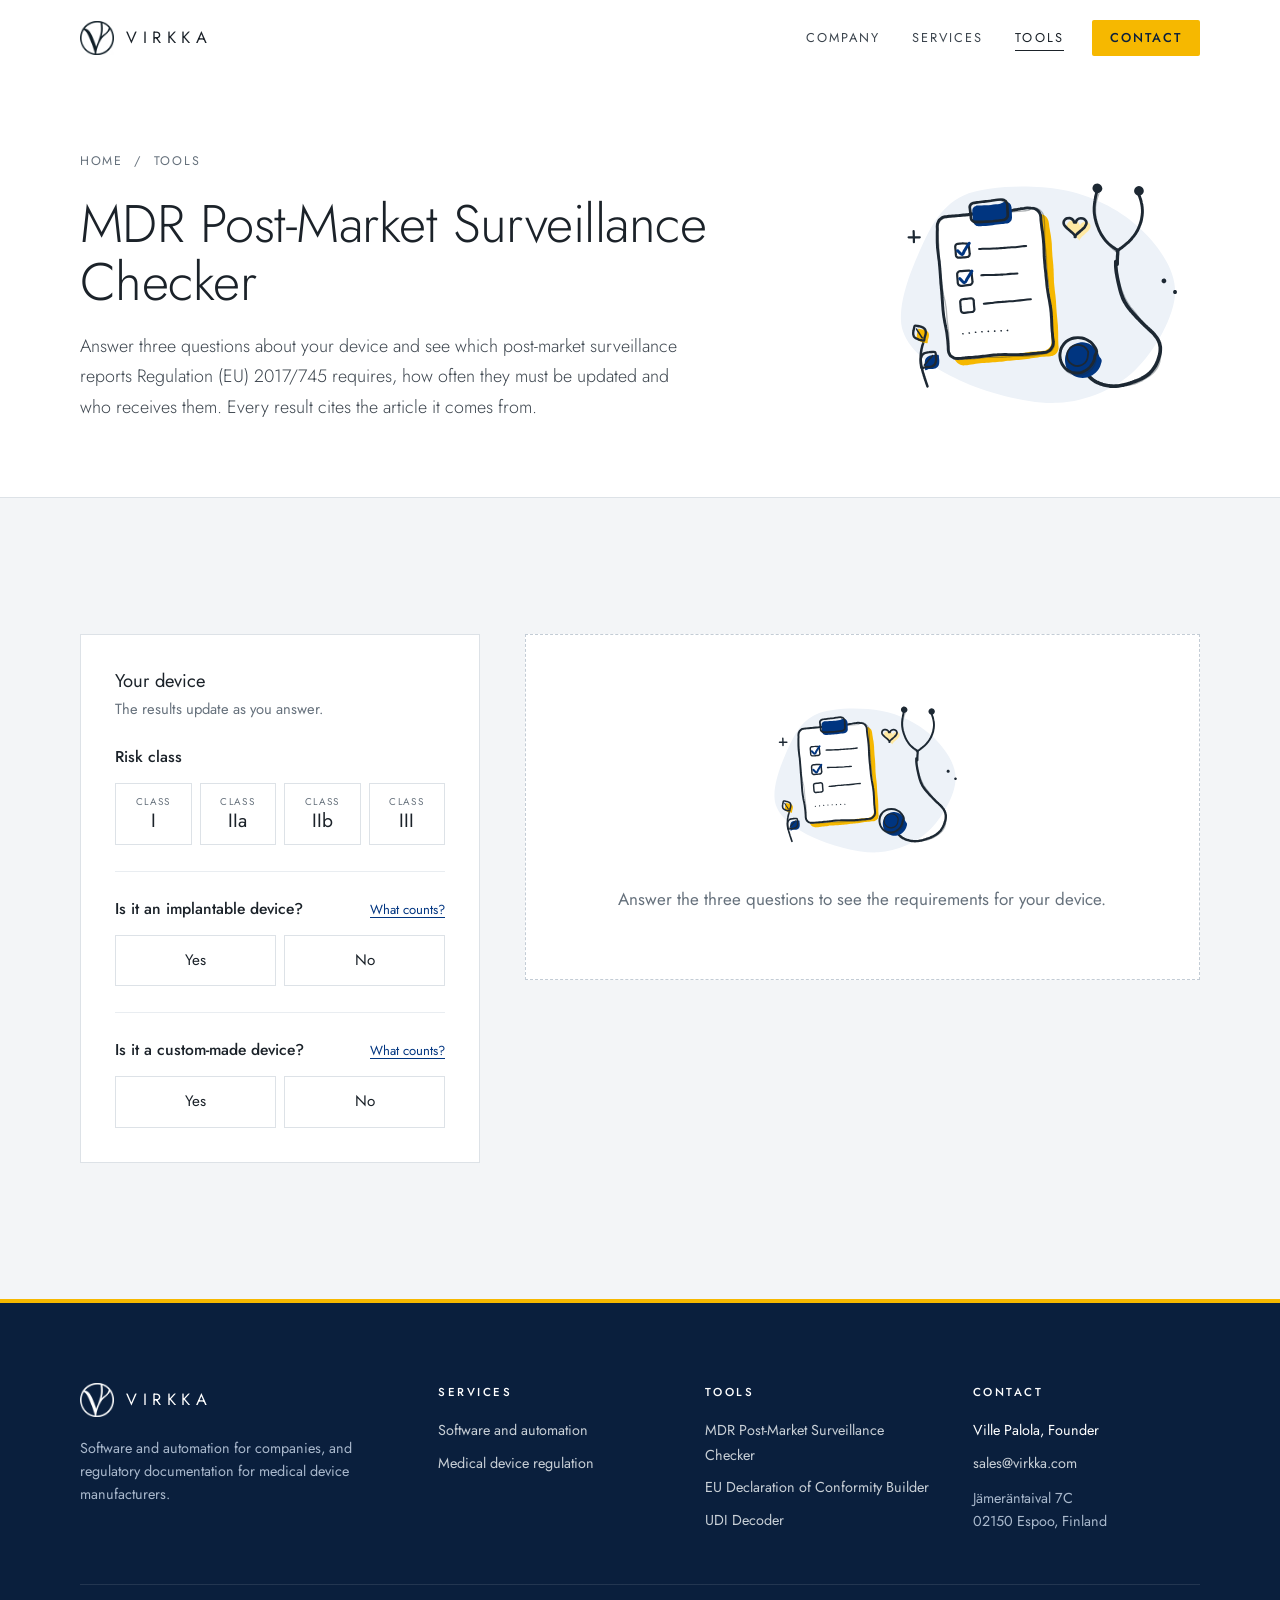
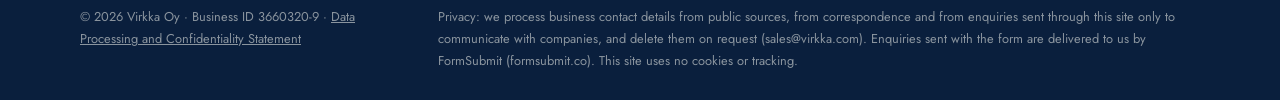
<file: tools/pms-requirements/index.html>
<!doctype html>
<html lang="en">
<head>
<meta charset="utf-8">
<meta name="viewport" content="width=device-width, initial-scale=1">
<title>MDR Post-Market Surveillance Checker · Virkka</title>
<meta name="description" content="Answer three questions about your medical device and see which post-market surveillance reports the EU MDR requires, how often they are updated and who receives them.">
<meta name="theme-color" content="#ffffff">
<link rel="icon" href="../../img/logo-mark.png">
<link rel="preconnect" href="https://fonts.googleapis.com">
<link rel="preconnect" href="https://fonts.gstatic.com" crossorigin>
<link rel="stylesheet" href="https://fonts.googleapis.com/css2?family=Jost:wght@300;400;500&display=swap">
<link rel="stylesheet" href="../../css/site.css">
<style>
.pms { display: grid; grid-template-columns: minmax(0, 25rem) minmax(0, 1fr); gap: clamp(24px, 3.5vw, 48px); align-items: start; }
.qcard { background: var(--white); border: 1px solid var(--line); padding: clamp(22px, 3vw, 34px); position: sticky; top: calc(var(--nav) + 20px); }
.qcard h2 { font: 400 1.15rem/1.3 var(--sans); margin: 0 0 4px; }
.qcard > p { margin: 0 0 22px; color: var(--muted); font-size: .92rem; }
.qblock + .qblock { margin-top: 26px; padding-top: 24px; border-top: 1px solid var(--line-soft); }
.qtitle { display: flex; align-items: baseline; justify-content: space-between; gap: 12px; margin: 0 0 12px; font-weight: 500; font-size: .98rem; }
.qtitle button { background: none; border: 0; padding: 0; color: var(--brand); font: 400 .82rem/1 var(--sans); cursor: pointer; text-decoration: underline; text-underline-offset: 3px; }
.def { margin: -4px 0 12px; padding: 12px 14px; background: #f6f9fd; border-left: 3px solid var(--brand); font-size: .86rem; color: var(--text); }
.def[hidden] { display: none; }
.classes { display: grid; grid-template-columns: repeat(4, minmax(0, 1fr)); gap: 8px; }
.cls { position: relative; cursor: pointer; }
.cls input, .yn input { position: absolute; opacity: 0; pointer-events: none; }
.cls .box { display: flex; flex-direction: column; align-items: center; justify-content: center; height: 62px; border: 1px solid var(--line); background: var(--white); font: 400 1.2rem/1 var(--sans); color: var(--ink); transition: all .2s; }
.cls small { display: block; font-size: .62rem; letter-spacing: .14em; text-transform: uppercase; color: var(--muted); margin-bottom: 4px; }
.cls:hover .box { border-color: #9fb0c2; }
.cls input:checked + .box { border-color: var(--brand); background: var(--brand); color: var(--white); }
.cls input:checked + .box small { color: rgba(255,255,255,.75); }
.cls input:focus-visible + .box, .yn input:focus-visible + span { outline: 2px solid var(--brand); outline-offset: 2px; }
.yn { display: grid; grid-template-columns: 1fr 1fr; gap: 8px; }
.yn label { cursor: pointer; position: relative; }
.yn span { display: block; text-align: center; padding: 12px; border: 1px solid var(--line); font-size: .95rem; transition: all .2s; }
.yn label:hover span { border-color: #9fb0c2; }
.yn input:checked + span { border-color: var(--brand); background: #f6f9fd; box-shadow: inset 0 0 0 1px var(--brand); color: var(--ink); font-weight: 500; }

.results { display: grid; gap: 16px; }
.empty { background: var(--white); border: 1px dashed #c3ccd5; padding: 48px 32px; text-align: center; color: var(--muted); }
.empty img { width: 220px; height: auto; display: block; margin: 0 auto 18px; }
.summary { background: var(--navy); color: var(--white); padding: clamp(22px, 3vw, 32px); display: grid; grid-template-columns: repeat(3, minmax(0, 1fr)); gap: 20px; border-bottom: 4px solid var(--yellow); }
.summary div small { display: block; font: 500 .68rem/1.3 var(--sans); letter-spacing: .2em; text-transform: uppercase; color: var(--yellow); margin-bottom: 8px; }
.summary div b { display: block; font: 300 1.35rem/1.25 var(--sans); }
.summary div span { display: block; margin-top: 6px; font-size: .82rem; color: #b7c6d8; }
.rcard { background: var(--white); border: 1px solid var(--line); padding: 22px 26px; display: grid; grid-template-columns: 34px minmax(0, 1fr); gap: 4px 16px; }
.rcard .ic { grid-row: span 3; width: 34px; height: 34px; border-radius: 50%; display: grid; place-items: center; background: var(--yellow-soft); color: var(--navy); font-weight: 500; font-size: .9rem; }
.rcard.na .ic { background: var(--paper); color: var(--muted); }
.rcard > :not(.ic) { grid-column: 2; }
.rcard h3 { margin: 4px 0 0; font: 500 1.02rem/1.35 var(--sans); }
.rcard p { margin: 4px 0 0; color: var(--text); font-size: .95rem; }
.rcard ul { margin: 8px 0 0; padding-left: 1.1rem; color: var(--text); font-size: .93rem; }
.rcard .ref { margin-top: 8px; font-size: .78rem; color: var(--muted); }
.rcard.na h3 { color: var(--muted); }
.warn { background: #fff8e6; border: 1px solid #f2d58a; padding: 16px 20px; font-size: .93rem; color: #6b4e00; }
.due { display: flex; flex-wrap: wrap; align-items: center; gap: 10px 16px; margin-top: 12px; padding-top: 12px; border-top: 1px solid var(--line-soft); font-size: .9rem; }
.due input { font: 400 .95rem/1.3 var(--sans); padding: 8px 10px; border: 1px solid #c9d2db; }
.due strong { font-weight: 500; color: var(--brand); }
.actions { display: flex; flex-wrap: wrap; gap: 10px; align-items: center; }
.actions .button { margin-top: 0; cursor: pointer; font-family: var(--sans); }
.actions .button:not(.ghost) { border: 0; }
.cta-box { background: var(--white); border: 1px solid var(--line); border-left: 4px solid var(--yellow); padding: 22px 26px; display: flex; flex-wrap: wrap; align-items: center; justify-content: space-between; gap: 16px; }
.cta-box p { margin: 0; max-width: 34rem; color: var(--text); }
.cta-box b { display: block; color: var(--ink); font-weight: 500; margin-bottom: 4px; }
.cta-box .button { margin-top: 0; }
.sources { font-size: .82rem; color: var(--muted); }
@media (max-width: 960px) {
  .pms { grid-template-columns: 1fr; }
  .qcard { position: static; }
  .summary { grid-template-columns: 1fr; }
}
@media print {
  nav, footer, .svc-head, .qcard, .actions, .cta-box, .scroll-cue { display: none !important; }
  .band { padding: 0 !important; }
  .pms { display: block; }
  .rcard, .summary { break-inside: avoid; }
  .summary { -webkit-print-color-adjust: exact; print-color-adjust: exact; }
}
</style>
</head>
<body>

<nav id="nav" aria-label="Main">
  <div class="container">
    <a class="brand" href="../../index.html" aria-label="Virkka home"><img src="../../img/logo-mark.png" alt=""><span>VIRKKA</span></a>
    <button class="menu-btn" id="menu" type="button" aria-label="Open menu" aria-expanded="false" aria-controls="links"><span></span><span></span><span></span></button>
    <div class="links" id="links">
      <a href="../../index.html#company">Company</a>
      <a href="../../index.html#services">Services</a>
      <a href="../../index.html#tools" class="active">Tools</a>
      <a href="../../index.html#contact" class="contact-link">Contact</a>
    </div>
  </div>
</nav>

<header class="svc-head">
  <div class="container">
    <div class="intro-fade">
      <p class="crumbs"><a href="../../index.html">Home</a> &nbsp;/&nbsp; <a href="../../index.html#tools">Tools</a></p>
      <h1>MDR Post-Market Surveillance Checker</h1>
      <p class="intro">Answer three questions about your device and see which post-market surveillance reports Regulation (EU) 2017/745 requires, how often they must be updated and who receives them. Every result cites the article it comes from.</p>
    </div>
    <img class="intro-fade" src="../../img/ill/medical.svg" alt="" width="240" height="200">
  </div>
</header>

<main>
<section class="band">
  <div class="container pms">

    <form class="qcard" id="q" novalidate>
      <h2>Your device</h2>
      <p>The results update as you answer.</p>

      <div class="qblock">
        <p class="qtitle" id="cls-label">Risk class</p>
        <div class="classes" role="radiogroup" aria-labelledby="cls-label">
          <label class="cls"><input type="radio" name="cls" value="I"><span class="box"><small>Class</small>I</span></label>
          <label class="cls"><input type="radio" name="cls" value="IIa"><span class="box"><small>Class</small>IIa</span></label>
          <label class="cls"><input type="radio" name="cls" value="IIb"><span class="box"><small>Class</small>IIb</span></label>
          <label class="cls"><input type="radio" name="cls" value="III"><span class="box"><small>Class</small>III</span></label>
        </div>
      </div>

      <div class="qblock">
        <p class="qtitle"><span id="imp-label">Is it an implantable device?</span><button type="button" data-def="imp-def">What counts?</button></p>
        <p class="def" id="imp-def" hidden>Any device, including those that are partially or wholly absorbed, which is intended to be totally introduced into the human body, or to replace an epithelial surface or the surface of the eye, by clinical intervention and which is intended to remain in place after the procedure. (Art. 2(5))</p>
        <div class="yn" role="radiogroup" aria-labelledby="imp-label">
          <label><input type="radio" name="imp" value="yes"><span>Yes</span></label>
          <label><input type="radio" name="imp" value="no"><span>No</span></label>
        </div>
      </div>

      <div class="qblock">
        <p class="qtitle"><span id="cm-label">Is it a custom-made device?</span><button type="button" data-def="cm-def">What counts?</button></p>
        <p class="def" id="cm-def" hidden>A device specifically made in accordance with a written prescription of an authorised person, giving specific design characteristics, and intended for the sole use of a particular patient. Mass-produced devices that need to be adapted to a professional user's specific requirements, and devices mass-produced by industrial processes in accordance with written prescriptions, are not custom-made. (Art. 2(3))</p>
        <div class="yn" role="radiogroup" aria-labelledby="cm-label">
          <label><input type="radio" name="cm" value="yes"><span>Yes</span></label>
          <label><input type="radio" name="cm" value="no"><span>No</span></label>
        </div>
      </div>
    </form>

    <div class="results" id="results" aria-live="polite"></div>

  </div>
</section>
</main>

<footer>
  <div class="container foot-grid">
    <div class="foot-brand">
      <a class="brand" href="../../index.html"><img src="../../img/logo-mark.png" alt=""><span>VIRKKA</span></a>
      <p>Software and automation for companies, and regulatory documentation for medical device manufacturers.</p>
    </div>
    <div>
      <h4>Services</h4>
      <a href="../../projects/index.html">Software and automation</a>
      <a href="../../medical-devices/index.html">Medical device regulation</a>
    </div>
    <div>
      <h4>Tools</h4>
      <a href="../../tools/pms-requirements/index.html">MDR Post-Market Surveillance Checker</a>
      <a href="../../tools/declaration-of-conformity/index.html">EU Declaration of Conformity Builder</a>
      <a href="../../tools/udi-decoder/index.html">UDI Decoder</a>
    </div>
    <div>
      <h4>Contact</h4>
      <span class="foot-name">Ville Palola, Founder</span>
      <a href="mailto:sales@virkka.com">sales@virkka.com</a>
      <address>Jämeräntaival 7C<br>02150 Espoo, Finland</address>
    </div>
  </div>
  <div class="container foot-bottom">
    <p>© 2026 Virkka Oy · Business ID 3660320-9 · <a href="../../data-processing/index.html">Data Processing and Confidentiality Statement</a></p>
    <p>Privacy: we process business contact details from public sources, from correspondence and from enquiries sent through this site only to communicate with companies, and delete them on request (sales@virkka.com). Enquiries sent with the form are delivered to us by FormSubmit (formsubmit.co). This site uses no cookies or tracking.</p>
  </div>
</footer>

<script src="../../js/site.js"></script>
<script>
(function () {
  'use strict';
  var form = document.getElementById('q'), out = document.getElementById('results');
  var KEY = 'virkka-pms-checker-v1';

  function el(tag, cls, text) { var e = document.createElement(tag); if (cls) e.className = cls; if (text != null) e.textContent = text; return e; }
  function v(n) { var i = form.querySelector('input[name=' + n + ']:checked'); return i ? i.value : ''; }

  document.querySelectorAll('[data-def]').forEach(function (b) {
    b.addEventListener('click', function () { var d = document.getElementById(b.dataset.def); d.hidden = !d.hidden; b.textContent = d.hidden ? 'What counts?' : 'Hide'; });
  });

  function card(n, title, text, ref, opts) {
    opts = opts || {};
    var c = el('section', 'rcard' + (opts.na ? ' na' : ''));
    c.appendChild(el('span', 'ic', opts.na ? '–' : String(n)));
    c.appendChild(el('h3', null, title));
    if (text) c.appendChild(el('p', null, text));
    if (opts.list) { var ul = el('ul'); opts.list.forEach(function (x) { ul.appendChild(el('li', null, x)); }); c.appendChild(ul); }
    if (opts.extra) c.appendChild(opts.extra);
    if (ref) c.appendChild(el('p', 'ref', ref));
    return c;
  }

  function addMonths(iso, m) {
    var p = iso.split('-').map(Number); var d = new Date(Date.UTC(p[0], p[1] - 1 + m, p[2]));
    if (d.getUTCDate() !== p[2]) d = new Date(Date.UTC(p[0], p[1] - 1 + m + 1, 0));   // e.g. 29 Feb -> end of month
    var names = ['January','February','March','April','May','June','July','August','September','October','November','December'];
    return d.getUTCDate() + ' ' + names[d.getUTCMonth()] + ' ' + d.getUTCFullYear();
  }

  function render() {
    var cls = v('cls'), imp = v('imp') === 'yes', cm = v('cm') === 'yes', answered = v('cls') && v('imp') && v('cm');
    try { localStorage.setItem(KEY, JSON.stringify({ cls: v('cls'), imp: v('imp'), cm: v('cm') })); } catch (e) {}
    out.textContent = '';
    if (!answered) {
      var e = el('div', 'empty');
      var im = el('img'); im.src = '../../img/ill/medical.svg'; im.alt = ''; e.appendChild(im);
      var left = ['cls', 'imp', 'cm'].filter(function (n) { return !v(n); }).length;
      e.appendChild(el('p', null, left === 3 ? 'Answer the three questions to see the requirements for your device.' : left + (left === 1 ? ' question' : ' questions') + ' left.'));
      out.appendChild(e); return;
    }

    var psur = cls !== 'I';
    var nbSubmit = psur && (cls === 'III' || imp);   // Art. 86(2) concerns PSURs, so class I PMS reports are never submitted this way
    var freq = cls === 'I' ? 'When necessary' : cls === 'IIa' ? 'At least every 2 years' : 'At least annually';
    var freqNote = cls === 'I' ? 'No fixed interval' : cls === 'IIa' ? 'and whenever necessary' : 'Article 86(1)';

    if (cls === 'I' && imp) {
      out.appendChild(el('div', 'warn', 'Check the classification: under Rule 8 of Annex VIII, implantable devices are class IIa (if placed in the teeth), IIb or III, so an implantable class I device is not expected. The results below follow your answers.'));
    }

    var sum = el('div', 'summary');
    [['Report', psur ? 'PSUR' : 'PMS report', psur ? 'Periodic safety update report' : 'Post-market surveillance report'],
     ['Update', freq, freqNote],
     ['Goes to', nbSubmit ? 'Notified body via EUDAMED' : psur ? 'Notified body' : 'Competent authority', nbSubmit ? 'The notified body adds its evaluation' : psur ? 'Made available, and to authorities on request' : 'On request']
    ].forEach(function (x) { var d = el('div'); d.appendChild(el('small', null, x[0])); d.appendChild(el('b', null, x[1])); d.appendChild(el('span', null, x[2])); sum.appendChild(d); });
    out.appendChild(sum);

    var n = 1;
    // main report
    if (psur) {
      var due = el('div', 'due');
      var lab = el('label', null, 'Date of your last PSUR:'); lab.htmlFor = 'last';
      var inp = el('input'); inp.type = 'date'; inp.id = 'last';
      var res = el('span');
      inp.addEventListener('input', function () {
        res.textContent = '';
        if (!/^\d{4}-\d{2}-\d{2}$/.test(inp.value)) return;
        res.appendChild(document.createTextNode('Next update due '));
        res.appendChild(el('strong', null, 'by ' + addMonths(inp.value, cls === 'IIa' ? 24 : 12)));
        if (cls === 'IIa') res.appendChild(document.createTextNode(', or earlier when necessary'));
      });
      due.appendChild(lab); due.appendChild(inp); due.appendChild(res);
      out.appendChild(card(n++, 'Periodic safety update report (PSUR)',
        'Prepare a PSUR for each device, or for each category or group of devices where relevant, summarising the results and conclusions of your post-market surveillance data. ' +
        (cls === 'IIa' ? 'Update it when necessary and at least every two years.' : 'Update it at least annually.'),
        'Regulation (EU) 2017/745, Article 86(1)',
        { list: ['Conclusions of the benefit-risk determination', 'Main findings of the post-market clinical follow-up (PMCF)', 'Sales volume, and an estimate of the size and characteristics of the population using the device and, where practicable, how often it is used'], extra: due }));
      out.appendChild(card(n++, nbSubmit ? 'Submit the PSUR to your notified body through EUDAMED' : 'Make the PSUR available to your notified body',
        nbSubmit ? 'For class III and implantable devices, the PSUR is submitted through EUDAMED to the notified body involved in the conformity assessment. The notified body reviews it and adds its evaluation, and both are available to competent authorities.'
                 : 'Make the PSUR available to the notified body involved in the conformity assessment and, on request, to competent authorities.',
        'Article 86(' + (nbSubmit ? '2' : '3') + ')'));
      out.appendChild(card(n++, 'Keep it with the device documentation',
        cm ? 'For custom-made devices, the PSUR is part of the documentation referred to in Section 2 of Annex XIII.' : 'The PSUR is part of the technical documentation specified in Annexes II and III.',
        'Article 86(1)'));
    } else {
      out.appendChild(card(n++, 'Post-market surveillance report (PMS report)',
        'Prepare a report summarising the results and conclusions of your post-market surveillance data, with a rationale and description of any preventive and corrective actions taken. Update it when necessary and make it available to the competent authority on request.',
        'Regulation (EU) 2017/745, Article 85'));
    }

    // SSCP and PMCF annual updates
    if (cls === 'III' || imp) {
      if (cm) out.appendChild(card(0, 'Summary of safety and clinical performance (SSCP): not required', 'The SSCP obligation does not apply to custom-made devices.', 'Article 32(1)', { na: true }));
      else out.appendChild(card(n++, 'Summary of safety and clinical performance (SSCP)',
        'Draw up an SSCP written clearly for the intended user and, if relevant, the patient. The notified body validates it and uploads it to EUDAMED, where it is public. Mention on the label or instructions for use where it is available.',
        'Article 32'));
      out.appendChild(card(n++, 'Update the PMCF evaluation report at least annually',
        'Update the PMCF evaluation report' + (cm ? '' : ' and, if indicated, the SSCP') + ' at least annually with clinical data from your PMCF plan and post-market surveillance plan.',
        'Article 61(11)'));
    }

    // always
    out.appendChild(card(n++, 'Post-market surveillance plan',
      'Base your post-market surveillance system on a plan meeting the requirements of Section 1 of Annex III.' + (cm ? '' : ' The plan is part of the technical documentation in Annex II.'),
      'Article 84'));
    out.appendChild(card(n++, 'Vigilance: report serious incidents and field safety corrective actions through EUDAMED', null, 'Articles 87 and 88',
      { list: ['Serious incident: immediately once a causal relationship is established or reasonably possible, and no later than 15 days after becoming aware of it',
               'Death or unanticipated serious deterioration in health: no later than 10 days after becoming aware',
               'Serious public health threat: no later than 2 days after becoming aware',
               'Field safety corrective actions: in advance of the action, except in urgent cases',
               'Trend reporting: statistically significant increases in non-serious incidents or expected side-effects'] }));

    var acts = el('div', 'actions');
    var pr = el('button', 'button ghost', 'Print or save as PDF'); pr.type = 'button'; pr.addEventListener('click', function () { window.print(); });
    acts.appendChild(pr);
    out.appendChild(acts);

    var cta = el('div', 'cta-box');
    var t = el('p'); t.appendChild(el('b', null, psur ? 'Need the data for your PSUR?' : 'Need help with your PMS report?'));
    t.appendChild(document.createTextNode('We collect literature, adverse event and recall data and similar devices in EUDAMED, structured following MDCG 2022-21.'));
    var a = el('a', 'button', 'Medical device service →'); a.href = '../../medical-devices/index.html';
    cta.appendChild(t); cta.appendChild(a); out.appendChild(cta);
    out.appendChild(el('p', 'sources', 'Based on Regulation (EU) 2017/745 as consolidated on EUR-Lex (version of 19 July 2026). This overview covers the post-market surveillance obligations in Articles 32, 61(11) and 83 to 88 and does not replace the full text or the MDCG guidance.'));
  }

  form.addEventListener('change', render);
  try {
    var s = JSON.parse(localStorage.getItem(KEY) || 'null');
    if (s) ['cls', 'imp', 'cm'].forEach(function (n) { if (s[n]) { var i = form.querySelector('input[name=' + n + '][value="' + s[n] + '"]'); if (i) i.checked = true; } });
  } catch (e) {}
  render();
})();
</script>
</body>
</html>
</file>
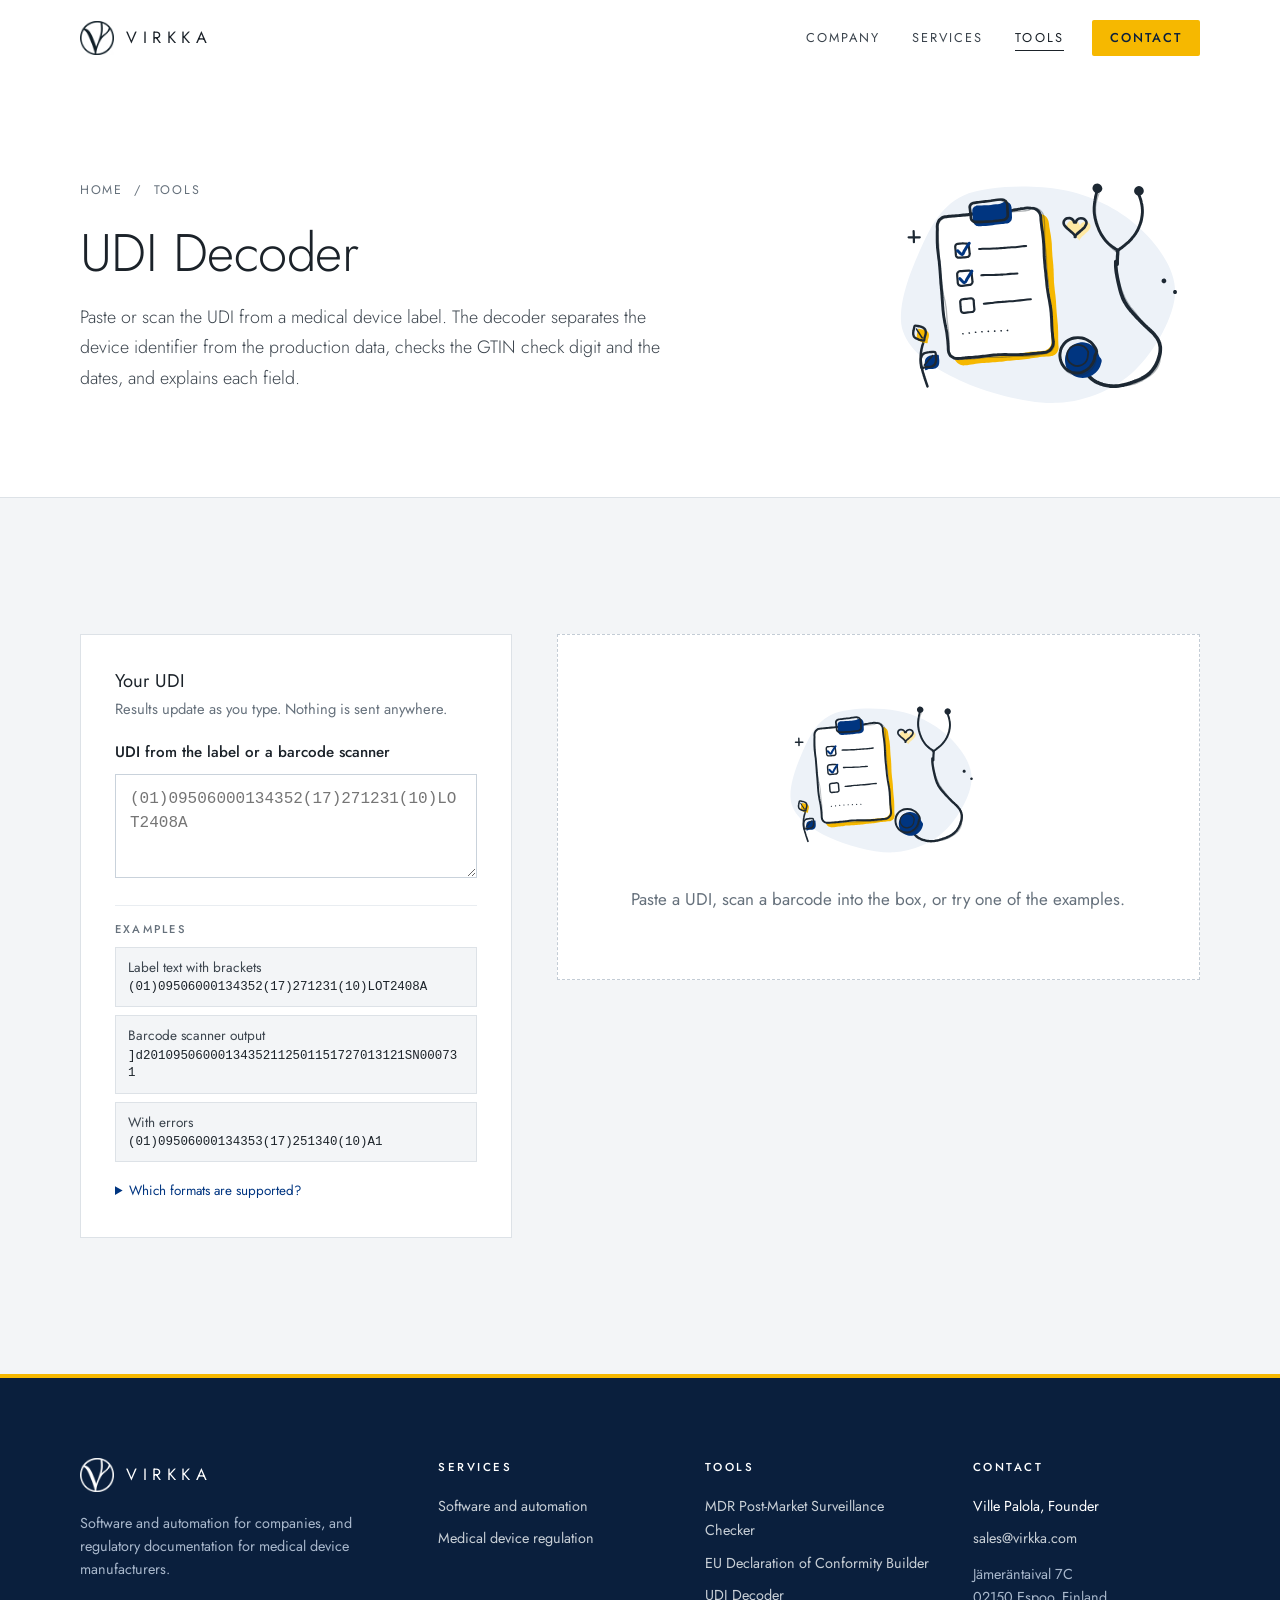
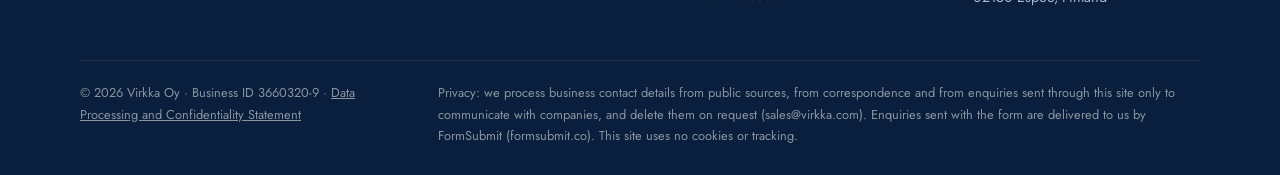
<file: tools/udi-decoder/index.html>
<!doctype html>
<html lang="en">
<head>
<meta charset="utf-8">
<meta name="viewport" content="width=device-width, initial-scale=1">
<title>UDI Decoder · Virkka</title>
<meta name="description" content="Paste or scan a GS1 UDI from a medical device label and see the device identifier, lot, serial number and dates, with the check digit and dates validated.">
<meta name="theme-color" content="#ffffff">
<link rel="icon" href="../../img/logo-mark.png">
<link rel="preconnect" href="https://fonts.googleapis.com">
<link rel="preconnect" href="https://fonts.gstatic.com" crossorigin>
<link rel="stylesheet" href="https://fonts.googleapis.com/css2?family=Jost:wght@300;400;500&display=swap">
<link rel="stylesheet" href="../../css/site.css">
<style>
.udi { display: grid; grid-template-columns: minmax(0, 27rem) minmax(0, 1fr); gap: clamp(24px, 3.5vw, 48px); align-items: start; }
.incard { background: var(--white); border: 1px solid var(--line); padding: clamp(22px, 3vw, 34px); position: sticky; top: calc(var(--nav) + 20px); }
.incard h2 { font: 400 1.15rem/1.3 var(--sans); margin: 0 0 4px; }
.incard > p { margin: 0 0 18px; color: var(--muted); font-size: .92rem; }
.incard label { display: block; font-weight: 500; font-size: .95rem; margin-bottom: 8px; }
#in { width: 100%; min-height: 6.5rem; resize: vertical; font: 400 1rem/1.5 ui-monospace, "SF Mono", Menlo, Consolas, monospace; padding: 12px 14px; border: 1px solid #c9d2db; background: var(--white); color: var(--ink); }
#in:focus { outline: none; border-color: var(--brand); box-shadow: 0 0 0 3px rgba(0,53,128,.12); }
.examples { margin-top: 18px; padding-top: 16px; border-top: 1px solid var(--line-soft); }
.examples small { display: block; font: 500 .7rem/1.3 var(--sans); letter-spacing: .2em; text-transform: uppercase; color: var(--muted); margin-bottom: 10px; }
.examples button { display: block; width: 100%; text-align: left; background: var(--paper); border: 1px solid var(--line); padding: 10px 12px; margin-top: 8px; cursor: pointer; font: 400 .85rem/1.35 var(--sans); color: var(--text); transition: border-color .2s; }
.examples button:hover { border-color: var(--brand); }
.examples button code { display: block; margin-top: 3px; font: 400 .78rem/1.4 ui-monospace, Menlo, Consolas, monospace; color: var(--ink); word-break: break-all; }
.formats { margin-top: 18px; font-size: .84rem; color: var(--muted); }
.formats summary { cursor: pointer; color: var(--brand); }
.formats ul { margin: 10px 0 0; padding-left: 1.1rem; }
.formats li { margin: 4px 0; }

.results { display: grid; gap: 16px; }
.empty { background: var(--white); border: 1px dashed #c3ccd5; padding: 48px 32px; text-align: center; color: var(--muted); }
.empty img { width: 220px; height: auto; display: block; margin: 0 auto 18px; }
.verdict { display: flex; align-items: flex-start; gap: 16px; padding: 22px 26px; background: var(--navy); color: var(--white); border-bottom: 4px solid var(--yellow); }
.verdict.bad { border-bottom-color: #e0685f; }
.verdict .mark { flex: none; width: 34px; height: 34px; border-radius: 50%; display: grid; place-items: center; background: var(--yellow); color: var(--navy); font-weight: 600; }
.verdict.bad .mark { background: #e0685f; color: #fff; }
.verdict b { display: block; font: 400 1.2rem/1.3 var(--sans); }
.verdict span { display: block; margin-top: 4px; font-size: .88rem; color: #b7c6d8; }
.fields { background: var(--white); border: 1px solid var(--line); }
.field { display: grid; grid-template-columns: 4.2rem minmax(0, 11rem) minmax(0, 1fr); gap: 4px 18px; padding: 18px 24px; border-top: 1px solid var(--line-soft); align-items: baseline; }
.field:first-child { border-top: 0; }
.ai { font: 500 .85rem/1 ui-monospace, Menlo, Consolas, monospace; color: var(--brand); background: #f3f6fa; border: 1px solid var(--line); padding: 6px 8px; text-align: center; }
.fname { font-weight: 500; font-size: .95rem; }
.fname small { display: block; font-weight: 400; color: var(--muted); font-size: .8rem; margin-top: 2px; }
.fval { font: 400 1.02rem/1.4 ui-monospace, Menlo, Consolas, monospace; word-break: break-all; }
.fval .human { display: block; font-family: var(--sans); font-size: .95rem; margin-top: 2px; }
.fval .note { display: block; font-family: var(--sans); font-size: .82rem; margin-top: 4px; color: var(--muted); }
.ok { color: #1d7a4a; }
.err { color: #a1322b; }
.warnc { color: #8a5a00; }
.issues { background: #fff6f5; border: 1px solid #f1c9c5; padding: 16px 20px; font-size: .92rem; color: #7a2620; }
.issues ul { margin: 6px 0 0; padding-left: 1.1rem; }
.actions { display: flex; flex-wrap: wrap; gap: 10px; }
.actions .button { margin-top: 0; cursor: pointer; font-family: var(--sans); }
.actions .button:not(.ghost) { border: 0; }
.cta-box { background: var(--white); border: 1px solid var(--line); border-left: 4px solid var(--yellow); padding: 22px 26px; display: flex; flex-wrap: wrap; align-items: center; justify-content: space-between; gap: 16px; }
.cta-box p { margin: 0; max-width: 34rem; color: var(--text); }
.cta-box b { display: block; color: var(--ink); font-weight: 500; margin-bottom: 4px; }
.cta-box .button { margin-top: 0; }
.sources { font-size: .82rem; color: var(--muted); }
@media (max-width: 960px) {
  .udi { grid-template-columns: 1fr; }
  .incard { position: static; }
}
@media (max-width: 560px) {
  .field { grid-template-columns: 3.6rem minmax(0, 1fr); }
  .field .fval { grid-column: 1 / -1; }
}
</style>
</head>
<body>

<nav id="nav" aria-label="Main">
  <div class="container">
    <a class="brand" href="../../index.html" aria-label="Virkka home"><img src="../../img/logo-mark.png" alt=""><span>VIRKKA</span></a>
    <button class="menu-btn" id="menu" type="button" aria-label="Open menu" aria-expanded="false" aria-controls="links"><span></span><span></span><span></span></button>
    <div class="links" id="links">
      <a href="../../index.html#company">Company</a>
      <a href="../../index.html#services">Services</a>
      <a href="../../index.html#tools" class="active">Tools</a>
      <a href="../../index.html#contact" class="contact-link">Contact</a>
    </div>
  </div>
</nav>

<header class="svc-head">
  <div class="container">
    <div class="intro-fade">
      <p class="crumbs"><a href="../../index.html">Home</a> &nbsp;/&nbsp; <a href="../../index.html#tools">Tools</a></p>
      <h1>UDI Decoder</h1>
      <p class="intro">Paste or scan the UDI from a medical device label. The decoder separates the device identifier from the production data, checks the GTIN check digit and the dates, and explains each field.</p>
    </div>
    <img class="intro-fade" src="../../img/ill/medical.svg" alt="" width="240" height="200">
  </div>
</header>

<main>
<section class="band">
  <div class="container udi">

    <div class="incard">
      <h2>Your UDI</h2>
      <p>Results update as you type. Nothing is sent anywhere.</p>
      <label for="in">UDI from the label or a barcode scanner</label>
      <textarea id="in" spellcheck="false" autocomplete="off" placeholder="(01)09506000134352(17)271231(10)LOT2408A"></textarea>
      <div class="examples">
        <small>Examples</small>
        <button type="button" data-ex="(01)09506000134352(17)271231(10)LOT2408A">Label text with brackets<code>(01)09506000134352(17)271231(10)LOT2408A</code></button>
        <button type="button" data-ex="]d20109506000134352112501151727013121SN000731">Barcode scanner output<code>]d20109506000134352112501151727013121SN000731</code></button>
        <button type="button" data-ex="(01)09506000134353(17)251340(10)A1">With errors<code>(01)09506000134353(17)251340(10)A1</code></button>
      </div>
      <details class="formats">
        <summary>Which formats are supported?</summary>
        <ul>
          <li>GS1 UDIs written with brackets, as printed under the barcode</li>
          <li>Raw scanner output, with or without a symbology prefix such as ]d2 or ]C1</li>
          <li>Separators as the GS character, or typed as &lt;GS&gt;, | or ^</li>
          <li>A GTIN on its own (8, 12, 13 or 14 digits)</li>
        </ul>
      </details>
    </div>

    <div class="results" id="results" aria-live="polite"></div>

  </div>
</section>
</main>

<footer>
  <div class="container foot-grid">
    <div class="foot-brand">
      <a class="brand" href="../../index.html"><img src="../../img/logo-mark.png" alt=""><span>VIRKKA</span></a>
      <p>Software and automation for companies, and regulatory documentation for medical device manufacturers.</p>
    </div>
    <div>
      <h4>Services</h4>
      <a href="../../projects/index.html">Software and automation</a>
      <a href="../../medical-devices/index.html">Medical device regulation</a>
    </div>
    <div>
      <h4>Tools</h4>
      <a href="../pms-requirements/index.html">MDR Post-Market Surveillance Checker</a>
      <a href="../declaration-of-conformity/index.html">EU Declaration of Conformity Builder</a>
      <a href="index.html">UDI Decoder</a>
    </div>
    <div>
      <h4>Contact</h4>
      <span class="foot-name">Ville Palola, Founder</span>
      <a href="mailto:sales@virkka.com">sales@virkka.com</a>
      <address>Jämeräntaival 7C<br>02150 Espoo, Finland</address>
    </div>
  </div>
  <div class="container foot-bottom">
    <p>© 2026 Virkka Oy · Business ID 3660320-9 · <a href="../../data-processing/index.html">Data Processing and Confidentiality Statement</a></p>
    <p>Privacy: we process business contact details from public sources, from correspondence and from enquiries sent through this site only to communicate with companies, and delete them on request (sales@virkka.com). Enquiries sent with the form are delivered to us by FormSubmit (formsubmit.co). This site uses no cookies or tracking.</p>
  </div>
</footer>

<script src="../../js/site.js"></script>
<script src="udi.js"></script>
<script>
(function () {
  'use strict';
  var inp = document.getElementById('in'), out = document.getElementById('results');
  function el(tag, cls, text) { var e = document.createElement(tag); if (cls) e.className = cls; if (text != null) e.textContent = text; return e; }

  function render() {
    out.textContent = '';
    var raw = inp.value;
    if (!raw.trim()) {
      var e = el('div', 'empty'); var im = el('img'); im.src = '../../img/ill/medical.svg'; im.alt = ''; e.appendChild(im);
      e.appendChild(el('p', null, 'Paste a UDI, scan a barcode into the box, or try one of the examples.'));
      out.appendChild(e); return;
    }
    var r = UDI.decode(raw, new Date());
    var v = el('div', 'verdict' + (r.errors.length ? ' bad' : ''));
    v.appendChild(el('span', 'mark', r.errors.length ? '!' : '✓'));
    var vt = el('div');
    vt.appendChild(el('b', null, r.errors.length ? (r.errors.length === 1 ? '1 problem found' : r.errors.length + ' problems found') : (r.kind === 'gtin' ? 'Valid GTIN' : 'Valid GS1 UDI')));
    vt.appendChild(el('span', null, r.summary));
    v.appendChild(vt); out.appendChild(v);

    if (r.errors.length) {
      var iss = el('div', 'issues'); iss.appendChild(el('b', null, 'What is wrong'));
      var ul = el('ul'); r.errors.forEach(function (x) { ul.appendChild(el('li', null, x)); }); iss.appendChild(ul); out.appendChild(iss);
    }

    if (r.fields.length) {
      var box = el('div', 'fields');
      r.fields.forEach(function (f) {
        var row = el('div', 'field');
        row.appendChild(el('span', 'ai', '(' + f.ai + ')'));
        var n = el('span', 'fname', f.name); n.appendChild(el('small', null, f.role)); row.appendChild(n);
        var val = el('span', 'fval', f.value);
        if (f.human) val.appendChild(el('span', 'human ' + (f.state || ''), f.human));
        if (f.note) val.appendChild(el('span', 'note', f.note));
        row.appendChild(val); box.appendChild(row);
      });
      out.appendChild(box);

      var acts = el('div', 'actions');
      var cp = el('button', 'button ghost', 'Copy results'); cp.type = 'button';
      cp.addEventListener('click', function () {
        var t = r.fields.map(function (f) { return '(' + f.ai + ') ' + f.name + ': ' + f.value + (f.human ? ' (' + f.human + ')' : ''); }).join('\n');
        if (r.errors.length) t += '\n\nProblems:\n- ' + r.errors.join('\n- ');
        (navigator.clipboard ? navigator.clipboard.writeText(t) : Promise.reject()).then(function () { cp.textContent = 'Copied'; }).catch(function () { cp.textContent = 'Copy failed'; });
        setTimeout(function () { cp.textContent = 'Copy results'; }, 2200);
      });
      acts.appendChild(cp); out.appendChild(acts);
    }

    var cta = el('div', 'cta-box');
    var t = el('p'); t.appendChild(el('b', null, 'Checking UDI data at scale?'));
    t.appendChild(document.createTextNode('We build tools that check label and registration data against EUDAMED and your own systems.'));
    var a = el('a', 'button', 'Medical device service →'); a.href = '../../medical-devices/index.html';
    cta.appendChild(t); cta.appendChild(a); out.appendChild(cta);
    out.appendChild(el('p', 'sources', 'Decoding follows the GS1 General Specifications and the GS1 Barcode Syntax Dictionary for the application identifiers used in medical device UDIs: (01), (10), (11), (17), (21), (240) and (7003). HIBCC and ICCBBA UDIs are not supported.'));
  }

  inp.addEventListener('input', render);
  document.querySelectorAll('[data-ex]').forEach(function (b) {
    b.addEventListener('click', function () { inp.value = b.dataset.ex; render(); inp.focus(); });
  });
  render();
})();
</script>
</body>
</html>
</file>
<file: css/site.css>
:root {
  --paper: #f3f5f7; --white: #ffffff; --ink: #1b2229; --text: #3b444d; --muted: #66717c; --line: #dde2e7; --line-soft: #e9edf1;
  --brand: #003580; --brand-dark: #00265e; --navy: #0a1f3d; --yellow: #f6b800; --yellow-dark: #e0a600; --yellow-soft: #fff4cf;
  --sans: "Jost", "Futura", "Century Gothic", system-ui, sans-serif;
  --nav: 76px; --ease: cubic-bezier(.2,.7,.2,1);
  color-scheme: light;
}
* { box-sizing: border-box; }
html { scroll-behavior: smooth; scroll-padding-top: var(--nav); }
body { margin: 0; background: var(--paper); color: var(--ink); font: 400 17px/1.7 var(--sans); -webkit-font-smoothing: antialiased; text-rendering: optimizeLegibility; }
img { max-width: 100%; }
a { color: inherit; }
:focus-visible { outline: 2px solid var(--brand); outline-offset: 3px; border-radius: 2px; }
.container { width: 100%; max-width: 74rem; margin: 0 auto; padding-inline: 32px; }
.sr-only { position: absolute; width: 1px; height: 1px; overflow: hidden; clip: rect(0 0 0 0); white-space: nowrap; }

/* ---------- navigation ---------- */
nav { position: fixed; inset: 0 0 auto 0; height: var(--nav); z-index: 20; transition: background .3s, box-shadow .3s; }
nav.solid, nav.open { background: #fff; box-shadow: 0 1px 0 var(--line); }
nav .container { height: 100%; display: flex; align-items: center; justify-content: space-between; gap: 16px; }
.brand { display: flex; align-items: center; gap: 12px; font: 400 1.02rem/1 var(--sans); text-decoration: none; letter-spacing: .34em; }
.brand img { width: 34px; height: 34px; }
.links { display: flex; align-items: center; gap: 4px; }
.links a { position: relative; padding: 10px 14px; text-decoration: none; font: 400 .8rem/1 var(--sans); letter-spacing: .16em; text-transform: uppercase; color: var(--text); }
.links a::after { content: ""; position: absolute; left: 14px; right: 14px; bottom: 3px; height: 1px; background: var(--ink); transform: scaleX(0); transform-origin: left; transition: transform .3s var(--ease); }
.links a:hover, .links a.active { color: var(--ink); }
.links a:hover::after, .links a.active::after { transform: scaleX(1); }
.links a.contact-link { margin-left: 10px; background: var(--ink); color: var(--white); border-radius: 2px; padding: 12px 18px; }
.links a.contact-link::after { display: none; }
.links a.contact-link { background: var(--yellow); color: var(--navy); font-weight: 500; }
.links a.contact-link:hover { background: var(--yellow-dark); }
.menu-btn { display: none; background: none; border: 0; color: var(--ink); width: 44px; height: 44px; cursor: pointer; padding: 10px; }
.menu-btn span { display: block; height: 1.5px; background: currentColor; margin: 6px 0; transition: transform .3s var(--ease), opacity .2s; }
nav.open .menu-btn span:nth-child(1) { transform: translateY(7.5px) rotate(45deg); }
nav.open .menu-btn span:nth-child(2) { opacity: 0; }
nav.open .menu-btn span:nth-child(3) { transform: translateY(-7.5px) rotate(-45deg); }

/* ---------- contour backgrounds ---------- */
.contour { position: relative; overflow: hidden; isolation: isolate; background: var(--paper); }
.contour > canvas { position: absolute; inset: 0; width: 100%; height: 100%; z-index: -1; }
.contour::after { content: ""; position: absolute; inset: auto 0 0 0; height: 35%; background: linear-gradient(rgba(243,245,247,0), var(--paper)); z-index: -1; pointer-events: none; }

.hero { min-height: 100vh; min-height: 100svh; display: grid; align-items: center; padding: calc(var(--nav) + 40px) 0 110px; }
.hero-grid { display: grid; grid-template-columns: minmax(0, 1fr) minmax(0, 1.08fr); gap: clamp(40px, 5vw, 80px); align-items: center; }
.hero-kicker { margin: 0 0 22px; font: 500 .76rem/1 var(--sans); letter-spacing: .22em; text-transform: uppercase; color: var(--brand); }
.hero h1 { font: 300 clamp(2.5rem, 4.6vw, 4.1rem)/1.06 var(--sans); letter-spacing: -.02em; margin: 0; color: var(--ink); max-width: 11em; }
.hero h1 .mark { background: linear-gradient(transparent 62%, rgba(246,184,0,.6) 62%, rgba(246,184,0,.6) 88%, transparent 88%); padding: 0 .04em; }
.hero-sub { font: 300 clamp(1.08rem, 1.4vw, 1.25rem)/1.65 var(--sans); color: var(--text); margin: 26px 0 0; max-width: 32rem; }
.hero-ctas { display: flex; flex-wrap: wrap; gap: 12px; margin-top: 34px; }
.hero-ctas .button { margin-top: 0; }
.hero-visual { position: relative; padding: 0 0 70px 0; }
.hv-app { background: var(--white); border: 1px solid var(--line); box-shadow: 0 50px 90px -40px rgba(27,34,41,.4); }
.hv-bar { display: flex; align-items: center; gap: 6px; padding: 10px 14px; border-bottom: 1px solid var(--line-soft); }
.hv-bar i { width: 9px; height: 9px; border-radius: 50%; background: #d3dae1; }
.hv-bar span { margin-left: 14px; flex: 1; max-width: 16rem; font-size: .7rem; color: var(--muted); background: var(--paper); padding: 4px 10px; letter-spacing: .02em; }
.hv-app img { display: block; width: 100%; height: auto; }
.hv-doc { position: absolute; left: -9%; bottom: 0; width: 38%; background: var(--white); border: 1px solid var(--line); padding: 6px; box-shadow: 0 30px 60px -28px rgba(27,34,41,.45); transform: rotate(-3deg); }
.hv-doc img { display: block; width: 100%; height: auto; }
.hv-badge { position: absolute; right: -4%; bottom: 26px; display: grid; gap: 3px; padding: 14px 18px 14px 50px; background: var(--white); border: 1px solid var(--line); box-shadow: 0 24px 50px -28px rgba(27,34,41,.45); font-size: .78rem; color: var(--muted); }
.hv-badge::before { content: ""; position: absolute; left: 16px; top: 50%; width: 22px; height: 22px; margin-top: -11px; border-radius: 50%; background: var(--yellow); }
.hv-badge::after { content: ""; position: absolute; left: 23px; top: 50%; width: 8px; height: 4.5px; margin-top: -4px; border: solid var(--navy); border-width: 0 0 2px 2px; transform: rotate(-45deg); }
.hv-badge b { color: var(--ink); font-weight: 500; font-size: .86rem; }
.scroll-cue { position: absolute; left: 50%; bottom: 34px; transform: translateX(-50%); font: 400 .7rem/1 var(--sans); letter-spacing: .3em; text-transform: uppercase; color: var(--muted); text-decoration: none; display: flex; flex-direction: column; align-items: center; gap: 12px; }
.scroll-cue i { width: 1px; height: 38px; background: var(--line); position: relative; overflow: hidden; }
.scroll-cue i::after { content: ""; position: absolute; left: 0; top: -40%; width: 1px; height: 40%; background: var(--ink); animation: drip 2.2s var(--ease) infinite; }
@keyframes drip { to { top: 110%; } }
.intro-fade { opacity: 0; transform: translateY(12px); animation: rise 1.1s .15s var(--ease) forwards; }
@keyframes rise { to { opacity: 1; transform: none; } }

/* ---------- sections ---------- */
.band { padding-block: clamp(80px, 11vw, 136px); }
.band.white { background: var(--white); }
.band + .band:not(.white) { border-top: 1px solid var(--line); }
.label { font: 500 .74rem/1 var(--sans); letter-spacing: .24em; text-transform: uppercase; color: var(--muted); margin: 0 0 22px; }
h2.title { font: 300 clamp(1.9rem, 3.6vw, 2.8rem)/1.15 var(--sans); margin: 0; letter-spacing: -.005em; }
.lead { font: 300 clamp(1.06rem, 1.45vw, 1.2rem)/1.75 var(--sans); color: var(--text); margin: 0; }
.lead + .lead { margin-top: 1.1rem; }
.split { display: grid; grid-template-columns: minmax(0, 1fr) minmax(0, 1.5fr); gap: clamp(32px, 6vw, 96px); align-items: start; }


/* service paths (home) */
.paths { display: grid; grid-template-columns: repeat(2, minmax(0, 1fr)); gap: 24px; margin-top: clamp(36px, 5vw, 56px); }
.path { position: relative; display: flex; flex-direction: column; background: var(--white); border: 1px solid var(--line); padding: clamp(28px, 3vw, 40px);
        text-decoration: none; overflow: hidden; transition: transform .35s var(--ease), box-shadow .35s var(--ease); }
.path::after { content: ""; position: absolute; left: 0; right: 0; bottom: 0; height: 4px; background: var(--yellow); transform: scaleX(0); transform-origin: left; transition: transform .45s var(--ease); }
.path img { width: 100%; max-width: 340px; height: auto; display: block; margin: 0 auto 26px; transition: transform .6s var(--ease); }
.path h3 { font: 400 clamp(1.35rem, 2vw, 1.6rem)/1.25 var(--sans); margin: 0 0 10px; }
.path p { margin: 0; color: var(--text); }
.path .go { margin-top: auto; padding-top: 24px; display: inline-flex; align-items: center; gap: 10px; font: 500 .78rem/1 var(--sans); letter-spacing: .16em; text-transform: uppercase; color: var(--brand); }
.path .go svg { width: 20px; height: 20px; transition: transform .3s var(--ease); }
.path:hover { transform: translateY(-4px); box-shadow: 0 26px 50px -30px rgba(27,34,41,.4); }
.path:hover::after { transform: scaleX(1); }
.path:hover img { transform: scale(1.03) rotate(-.6deg); }
.path:hover .go svg { transform: translateX(5px); }

.paths.three { grid-template-columns: repeat(3, minmax(0, 1fr)); }

/* tool cards (home) */
.tools { display: grid; grid-template-columns: repeat(3, minmax(0, 1fr)); gap: 24px; }
@media (max-width: 1100px) { .tools { grid-template-columns: repeat(2, minmax(0, 1fr)); } }
.toolcard { display: flex; flex-direction: column; background: var(--white); border: 1px solid var(--line); text-decoration: none; overflow: hidden; position: relative;
            transition: transform .35s var(--ease), box-shadow .35s var(--ease); }
.toolcard::after { content: ""; position: absolute; left: 0; right: 0; bottom: 0; height: 4px; background: var(--yellow); transform: scaleX(0); transform-origin: left; transition: transform .45s var(--ease); }
.tc-shot { display: block; background: var(--paper); padding: 22px 22px 0; border-bottom: 1px solid var(--line); overflow: hidden; aspect-ratio: 16 / 9; }
.tc-shot img { display: block; width: 100%; height: auto; box-shadow: 0 10px 30px -14px rgba(27,34,41,.35); transition: transform .6s var(--ease); }
.tc-body { display: flex; flex-direction: column; flex: 1; padding: clamp(24px, 2.6vw, 34px); }
.tc-kicker { font: 500 .72rem/1 var(--sans); letter-spacing: .2em; text-transform: uppercase; color: var(--brand); }
.toolcard h3 { font: 400 clamp(1.3rem, 1.9vw, 1.55rem)/1.25 var(--sans); margin: 12px 0 10px; }
.toolcard p { margin: 0; color: var(--text); }
.toolcard .go { margin-top: auto; padding-top: 22px; display: inline-flex; align-items: center; gap: 10px; font: 500 .78rem/1 var(--sans); letter-spacing: .16em; text-transform: uppercase; color: var(--brand); }
.toolcard .go svg { width: 20px; height: 20px; transition: transform .3s var(--ease); }
.toolcard:hover { transform: translateY(-4px); box-shadow: 0 26px 50px -30px rgba(27,34,41,.4); }
.toolcard:hover::after { transform: scaleX(1); }
.toolcard:hover .tc-shot img { transform: translateY(-6px); }
.toolcard:hover .go svg { transform: translateX(5px); }

/* tool strip */
.tool { display: grid; grid-template-columns: minmax(0, 1.2fr) minmax(0, 1fr); gap: clamp(32px, 5vw, 72px); align-items: center; }
.shot { display: block; background: var(--white); border: 1px solid var(--line); padding: 8px; box-shadow: 0 30px 60px -36px rgba(27,34,41,.35); transition: transform .5s var(--ease); }
.shot:hover { transform: translateY(-4px); }
.shot img { display: block; width: 100%; height: auto; }
.tool h3 { font: 300 clamp(1.5rem, 2.4vw, 2rem)/1.2 var(--sans); margin: 0 0 16px; }
.tool p { margin: 0; color: var(--text); }
.button { display: inline-flex; align-items: center; gap: 12px; margin-top: 28px; background: var(--ink); color: var(--white); text-decoration: none; border-radius: 2px;
          padding: 15px 22px; font: 400 .9rem/1 var(--sans); letter-spacing: .05em; transition: background .25s, gap .3s var(--ease); }
.button { background: var(--yellow); color: var(--navy); font-weight: 500; }
.button:hover { background: var(--yellow-dark); gap: 18px; }
.button.ghost { background: transparent; color: var(--brand); border: 1px solid var(--brand); font-weight: 400; }
.button.ghost:hover { background: var(--brand); color: var(--white); }

/* ---------- service pages ---------- */
.svc-head { background: var(--white); border-bottom: 1px solid var(--line); padding: calc(var(--nav) + clamp(40px, 6vw, 72px)) 0 clamp(48px, 6vw, 72px); }
.svc-head .container { display: grid; grid-template-columns: minmax(0, 1fr) auto; gap: clamp(32px, 6vw, 88px); align-items: center; }
.svc-head img { width: clamp(240px, 26vw, 340px); height: auto; display: block; }
.crumbs { font-size: .78rem; letter-spacing: .14em; text-transform: uppercase; color: var(--muted); margin: 0 0 22px; }
.crumbs a { text-decoration: none; }
.crumbs a:hover { color: var(--ink); }
.svc-head h1 { font: 300 clamp(2.1rem, 4.4vw, 3.3rem)/1.1 var(--sans); margin: 0; letter-spacing: -.01em; }
.svc-head .intro { font: 300 clamp(1.05rem, 1.4vw, 1.18rem)/1.7 var(--sans); color: var(--text); max-width: 38rem; margin: 20px 0 0; }

.offer-grid { display: grid; grid-template-columns: repeat(2, minmax(0, 1fr)); gap: 20px; margin-top: clamp(32px, 4vw, 48px); }
.offer { background: var(--white); border: 1px solid var(--line); border-top: 3px solid var(--yellow); padding: 28px 30px; }
.offer:last-child:nth-child(odd) { grid-column: 1 / -1; }
.offer h3 { font: 400 1.2rem/1.3 var(--sans); margin: 0 0 10px; }
.offer p { margin: 0; color: var(--text); font-size: .97rem; line-height: 1.65; }
.offer ul { list-style: none; margin: 16px 0 0; padding: 0; display: grid; grid-template-columns: repeat(2, minmax(0, 1fr)); gap: 8px 20px; }
.offer li { position: relative; padding-left: 18px; font-size: .92rem; color: var(--text); line-height: 1.5; }
.offer li::before { content: ""; position: absolute; left: 0; top: .45em; width: 8px; height: 8px; border: 1.5px solid var(--brand); border-radius: 50%; }

.tool-banner { display: grid; grid-template-columns: auto minmax(0, 1fr) auto; grid-template-areas: "label title go" "label text go"; gap: 4px 28px; align-items: center;
  margin-top: 20px; padding: 24px 30px; background: var(--brand); color: var(--white); text-decoration: none; transition: background .25s; }
.tool-banner + .tool-banner { margin-top: 12px; }
.tool-banner:hover { background: var(--brand-dark); }
.tb-go { color: var(--yellow); }
.tb-label { grid-area: label; font: 500 .7rem/1 var(--sans); letter-spacing: .2em; text-transform: uppercase; border: 1px solid rgba(255,255,255,.5); padding: 7px 10px; }
.tb-title { grid-area: title; font: 400 1.15rem/1.3 var(--sans); }
.tb-text { grid-area: text; color: rgba(255,255,255,.78); font-size: .93rem; }
.tb-go { grid-area: go; display: inline-flex; align-items: center; gap: 10px; font: 500 .76rem/1 var(--sans); letter-spacing: .16em; text-transform: uppercase; }
.tb-go svg { width: 20px; height: 20px; transition: transform .3s var(--ease); }
.tool-banner:hover .tb-go svg { transform: translateX(5px); }
.note { margin: 24px 0 0; color: var(--muted); font-size: .92rem; }

.others { display: grid; grid-template-columns: repeat(3, minmax(0, 1fr)); gap: 20px; margin-top: clamp(28px, 4vw, 40px); }
.other { display: flex; align-items: center; gap: 16px; background: var(--white); border: 1px solid var(--line); padding: 14px 20px 14px 14px; text-decoration: none;
         transition: transform .3s var(--ease), box-shadow .3s var(--ease); }
.other img { width: 86px; height: 72px; flex: none; }
.other span { flex: 1; font-size: 1rem; line-height: 1.35; }
.other svg { width: 20px; height: 20px; flex: none; color: var(--brand); transition: transform .3s var(--ease); }
.other:hover { transform: translateY(-3px); box-shadow: 0 16px 34px -22px rgba(27,34,41,.35); }
.other:hover svg { transform: translateX(4px); }

/* enquiry wizard (projects page) */
.enquiry { display: grid; grid-template-columns: minmax(0, 1fr) minmax(0, 19rem); gap: clamp(28px, 4vw, 56px); align-items: start; }
.wiz { background: var(--white); border: 1px solid var(--line); box-shadow: 0 40px 80px -50px rgba(27,34,41,.35); }
.wiz-top { padding: 26px clamp(22px, 3.4vw, 44px) 0; }
.wiz-steps { list-style: none; margin: 0; padding: 0; display: flex; gap: 8px 28px; flex-wrap: wrap; }
.wiz-steps li { display: flex; align-items: center; gap: 10px; font-size: .86rem; letter-spacing: .02em; color: var(--muted); }
.wiz-steps li span { display: grid; place-items: center; width: 26px; height: 26px; border-radius: 50%; border: 1px solid #c3ccd5; font-size: .78rem; font-weight: 500; color: var(--muted); transition: all .3s var(--ease); }
.wiz-steps li.on { color: var(--ink); font-weight: 500; }
.wiz-steps li.on span { border-color: var(--brand); color: var(--brand); box-shadow: 0 0 0 4px rgba(0,53,128,.08); }
.wiz-steps li.done span { background: var(--brand); border-color: var(--brand); color: transparent; position: relative; }
.wiz-steps li.done span::after { content: ""; position: absolute; width: 9px; height: 5px; border: solid var(--white); border-width: 0 0 2px 2px; transform: translateY(-1px) rotate(-45deg); }
.wiz-bar { height: 2px; background: var(--line-soft); margin: 22px calc(-1 * clamp(22px, 3.4vw, 44px)) 0; }
.wiz-bar i { display: block; height: 100%; width: 25%; background: var(--yellow); transition: width .5s var(--ease); }
.wiz-body { padding: clamp(26px, 3.4vw, 40px) clamp(22px, 3.4vw, 44px); min-height: 22rem; }
.pane.in-fwd { animation: paneF .45s var(--ease); }
.pane.in-back { animation: paneB .45s var(--ease); }
@keyframes paneF { from { opacity: 0; transform: translateX(18px); } }
@keyframes paneB { from { opacity: 0; transform: translateX(-18px); } }
.pane-title { font: 300 clamp(1.5rem, 2.4vw, 1.9rem)/1.2 var(--sans); margin: 0 0 8px; }
.pane-sub { margin: 0 0 24px; color: var(--muted); font-size: .95rem; }
.pane-sub.picked { display: inline-flex; align-items: center; gap: 10px; padding: 7px 14px 7px 9px; background: #f3f6fa; border: 1px solid var(--line); color: var(--ink); font-size: .9rem; }

.needs { display: grid; grid-template-columns: repeat(3, minmax(0, 1fr)); gap: 12px; }
.need { position: relative; display: flex; flex-direction: column; gap: 14px; padding: 20px 18px 18px; border: 1px solid var(--line); background: var(--white); cursor: pointer;
        transition: border-color .2s, box-shadow .25s var(--ease), transform .25s var(--ease), background .2s; }
.need input, .opt input { position: absolute; opacity: 0; pointer-events: none; }
.need img { width: 44px; height: 44px; }
.need-text b { display: block; font-weight: 500; font-size: .98rem; line-height: 1.3; color: var(--ink); }
.need-text span { display: block; margin-top: 4px; font-size: .85rem; line-height: 1.45; color: var(--muted); }
.need-check { position: absolute; top: 14px; right: 14px; width: 22px; height: 22px; border-radius: 50%; border: 1px solid #c3ccd5; transition: all .2s; }
.need:hover { border-color: #9fb0c2; transform: translateY(-2px); box-shadow: 0 14px 30px -22px rgba(27,34,41,.4); }
.need:has(input:checked) { border-color: var(--brand); background: #f6f9fd; box-shadow: inset 0 0 0 1px var(--brand); }
.need input:checked ~ .need-check { background: var(--yellow); border-color: var(--yellow); }
.need input:checked ~ .need-check::after { content: ""; position: absolute; left: 6.5px; top: 6.5px; width: 8px; height: 4.5px; border: solid var(--navy); border-width: 0 0 2px 2px; transform: rotate(-45deg); }
.need:has(input:focus-visible), .opt:has(input:focus-visible) { outline: 2px solid var(--brand); outline-offset: 2px; }

.qgrid { display: grid; grid-template-columns: repeat(2, minmax(0, 1fr)); gap: 24px 20px; }
.q { grid-column: 1 / -1; }
.q.half { grid-column: auto; }
.q-set { border: 0; margin: 0; padding: 0; min-width: 0; }
.q-label { display: block; padding: 0; margin: 0 0 10px; font-size: .97rem; font-weight: 500; color: var(--ink); }
.q-opt { font-weight: 400; color: var(--muted); font-size: .88rem; }
.opts { display: grid; grid-template-columns: repeat(auto-fill, minmax(11.5rem, 1fr)); gap: 8px; }
.opt { position: relative; display: flex; align-items: center; gap: 12px; padding: 12px 14px; border: 1px solid var(--line); background: var(--white); cursor: pointer; font-size: .93rem; color: var(--text); line-height: 1.35;
       transition: border-color .2s, background .2s; }
.opt:hover { border-color: #9fb0c2; }
.opt-mark { flex: none; position: relative; width: 18px; height: 18px; border: 1.5px solid #9fb0c2; border-radius: 50%; background: #fff; transition: all .2s; }
.opt input[type=checkbox] + .opt-mark { border-radius: 3px; }
.opt:has(input:checked) { border-color: var(--brand); background: #f6f9fd; color: var(--ink); }
.opt input:checked + .opt-mark { border-color: var(--brand); background: var(--brand); }
.opt input[type=radio]:checked + .opt-mark { background: #fff; box-shadow: inset 0 0 0 4px var(--brand); }
.opt input[type=checkbox]:checked + .opt-mark::after { content: ""; position: absolute; left: 3.5px; top: 4px; width: 8px; height: 4.5px; border: solid #fff; border-width: 0 0 2px 2px; transform: rotate(-45deg); }
.q-input { width: 100%; font: 400 1rem/1.5 var(--sans); color: var(--ink); background: var(--white); border: 1px solid #c9d2db; border-radius: 0; padding: 12px 14px; transition: border-color .2s, box-shadow .2s; }
.q-other { margin-top: 10px; animation: paneF .3s var(--ease); }
.q-other[hidden] { display: none; }
textarea.q-input { resize: vertical; min-height: 7rem; }
.q-input::placeholder { color: #9aa5b0; }
.q-input:focus { outline: none; border-color: var(--brand); box-shadow: 0 0 0 3px rgba(0,53,128,.12); }
.q.bad .q-input, .q.bad .opt { border-color: #b5413a; }
.q.bad .q-label { color: #a1322b; }

.wiz-nav { display: flex; align-items: center; gap: 18px; padding: 18px clamp(22px, 3.4vw, 44px); border-top: 1px solid var(--line-soft); background: #fafbfc; }
.wiz-nav[hidden] { display: none; }
.wiz-back { background: none; border: 0; padding: 10px 2px; font: 400 .95rem/1 var(--sans); color: var(--text); cursor: pointer; }
.wiz-back:hover { color: var(--ink); }
.wiz-err { margin: 0; color: #a1322b; font-size: .9rem; }
.wiz-next { margin-left: auto; display: inline-flex; align-items: center; gap: 12px; background: var(--yellow); color: var(--navy); font-weight: 500 !important; border: 0; padding: 15px 26px; font: 400 .95rem/1 var(--sans); letter-spacing: .04em; cursor: pointer; transition: background .25s, gap .3s var(--ease); }
.wiz-next:hover { background: var(--yellow-dark); gap: 18px; }
.wiz-ghost { display: inline-flex; align-items: center; padding: 11px 18px; border: 1px solid var(--ink); background: transparent; color: var(--ink); font: 400 .9rem/1 var(--sans); text-decoration: none; cursor: pointer; transition: background .2s, color .2s; }
.wiz-ghost:hover { background: var(--ink); color: var(--white); }
.sent-pane { text-align: left; }
.sent-tick { width: 52px; height: 52px; border-radius: 50%; background: var(--yellow); color: var(--navy); display: grid; place-items: center; margin-bottom: 20px; }
.sent-tick svg { width: 26px; height: 26px; }
.sent-text { font-size: .88rem; background: #fafbfc; }
.sent-row { display: flex; gap: 10px; margin-top: 14px; flex-wrap: wrap; }

.eside { position: sticky; top: calc(var(--nav) + 24px); }
.side-photo { margin: 0 0 30px; }
.side-photo img { display: block; width: 100%; height: auto; aspect-ratio: 4 / 5; object-fit: cover; object-position: 50% 30%; filter: brightness(1.12); }
.side-photo figcaption { margin-top: 8px; font-size: .72rem; color: var(--muted); }
.eside h2 { font: 400 1.2rem/1.3 var(--sans); margin: 0 0 18px; }
.eside ol { list-style: none; margin: 0; padding: 0; counter-reset: n; border-top: 1px solid var(--ink); }
.eside li { counter-increment: n; position: relative; padding: 16px 0 16px 40px; border-bottom: 1px solid var(--line); color: var(--text); font-size: .93rem; }
.eside li::before { content: counter(n); position: absolute; left: 0; top: 16px; width: 26px; height: 26px; border: 1px solid var(--brand); border-radius: 50%; display: grid; place-items: center; font-size: .8rem; color: var(--brand); }
.eside li b { display: block; font-weight: 500; color: var(--ink); }
.eside-contact { margin-top: 24px; display: grid; gap: 4px; font-size: .95rem; }
.eside-contact small { font: 500 .7rem/1.4 var(--sans); letter-spacing: .2em; text-transform: uppercase; color: var(--muted); }
.eside-contact a { color: var(--brand); text-decoration: none; }
.others.one { grid-template-columns: minmax(0, 24rem); }

/* ---------- photography ---------- */
.media-split { display: grid; grid-template-columns: minmax(0, 1fr) minmax(0, 1.25fr); gap: clamp(36px, 6vw, 96px); align-items: center; }
.media-split.flip > .photo { order: 2; }
.media-text .title { margin-bottom: 28px; }
.media-text .lead + .lead { margin-top: 1.1rem; }
.media-text .details { margin-top: 32px; }
.media-split .photo { margin: 0; }
.media-split .photo img { max-width: none; }
.photo.wide img { aspect-ratio: 3 / 2; }
.photo-strip { margin: clamp(40px, 5vw, 64px) auto 0; position: relative; }
.photo-strip img { display: block; width: 100%; height: clamp(220px, 30vw, 380px); object-fit: cover; object-position: var(--pos, center); }
.photo-strip figcaption { position: absolute; right: 46px; bottom: 10px; font-size: .7rem; color: rgba(255,255,255,.85); text-shadow: 0 1px 3px rgba(0,0,0,.5); }
.photo-strip + main > .band:first-child { padding-top: clamp(56px, 6vw, 84px); }
.photo-strip.lift img { filter: brightness(1.15) saturate(1.05); }
.photo { margin: 40px 0 0; }
.photo img { display: block; width: 100%; max-width: 26rem; height: auto; aspect-ratio: 4 / 5; object-fit: cover; }
.photo figcaption { margin-top: 10px; font-size: .74rem; color: var(--muted); }
.band.navy.photo-bg { position: relative; overflow: hidden; isolation: isolate; background: var(--navy) url(../img/helsinki-waterfront.jpg) center 60% / cover no-repeat; }
.photo-bg::before { content: ""; position: absolute; inset: 0; z-index: -1; background: linear-gradient(100deg, rgba(10,31,61,.97) 0%, rgba(10,31,61,.9) 45%, rgba(10,31,61,.55) 100%); }
.photo-bg .credit { position: absolute; right: 16px; bottom: 10px; font-size: .7rem; color: rgba(255,255,255,.55); }

/* ---------- contact ---------- */
/* same four columns as the footer, so the two blocks line up */
.cgrid { display: grid; grid-template-columns: minmax(0, 1.4fr) repeat(3, minmax(0, 1fr)); gap: 0 40px; align-items: start; }
.cgrid-intro { grid-column: 1 / 3; }
.cgrid-intro .lead { margin-top: 22px; max-width: 26rem; }
.cgrid-details { grid-column: 3 / 5; margin-top: 10px; }
.cgrid .cgrid-details > div { grid-template-columns: repeat(2, minmax(0, 1fr)); gap: 40px; }
.band.navy { background: var(--navy); color: var(--white); }
.band.navy .title { color: var(--white); }
.band.navy .lead { color: #c5d2e3; }
.band.navy .details { border-top-color: var(--yellow); }
.band.navy .details > div { border-bottom-color: rgba(255,255,255,.14); }
.band.navy .details small { color: var(--yellow); }
.band.navy .details a { border-bottom-color: rgba(255,255,255,.3); }
.band.navy .details a:hover { border-bottom-color: var(--yellow); }
.band.navy .copy { border-color: rgba(255,255,255,.35); color: var(--white); background: transparent; }
.band.navy .copy:hover { border-color: var(--yellow); color: var(--yellow); }
.contact { display: grid; grid-template-columns: minmax(0, 1fr) minmax(0, 1.2fr); gap: clamp(32px, 6vw, 96px); }
.details { border-top: 1px solid var(--ink); }
.details > div { display: grid; grid-template-columns: 9rem 1fr; gap: 16px; padding: 20px 0; border-bottom: 1px solid var(--line); align-items: baseline; }
.details small { font: 500 .72rem/1.4 var(--sans); letter-spacing: .2em; text-transform: uppercase; color: var(--muted); }
.details address { font-style: normal; }
.details a { text-decoration: none; border-bottom: 1px solid var(--line); }
.details a:hover { border-color: var(--ink); }
.copy { margin-left: 14px; background: transparent; border: 1px solid var(--line); color: var(--text); border-radius: 2px; padding: 5px 10px; font: 400 .78rem/1 var(--sans); letter-spacing: .05em; cursor: pointer; vertical-align: 2px; }
.copy:hover { border-color: var(--ink); color: var(--ink); }

footer { background: var(--navy); color: #a9b8cc; font-size: .9rem; border-top: 4px solid var(--yellow); }
.foot-grid { display: grid; grid-template-columns: minmax(0, 1.4fr) repeat(3, minmax(0, 1fr)); gap: 40px; padding-block: clamp(56px, 7vw, 80px) 48px; }
.foot-brand .brand { color: var(--white); }
.foot-brand .brand img { filter: brightness(0) invert(1); }
.foot-brand p { margin: 20px 0 0; max-width: 20rem; line-height: 1.6; }
footer h4 { margin: 4px 0 16px; font: 500 .72rem/1 var(--sans); letter-spacing: .22em; text-transform: uppercase; color: var(--white); }
.foot-grid a { display: block; color: #c8cfd6; text-decoration: none; padding: 4px 0; transition: color .2s; }
.foot-grid a:hover { color: var(--yellow); }
.foot-grid .brand { display: flex; padding: 0; }
.foot-name { display: block; color: var(--white); padding: 4px 0; }
footer address { font-style: normal; margin-top: 8px; line-height: 1.6; }
.foot-bottom { display: flex; justify-content: space-between; gap: 12px 40px; flex-wrap: wrap; padding-block: 0 28px; font-size: .8rem; color: #8a949e;
  background: linear-gradient(rgba(255,255,255,.1), rgba(255,255,255,.1)) content-box 0 0 / 100% 1px no-repeat; }
.foot-bottom p { margin: 22px 0 0; max-width: 46rem; }
@media (min-width: 761px) { .foot-bottom { display: grid; grid-template-columns: minmax(0, 1.4fr) repeat(3, minmax(0, 1fr)); gap: 0 40px; } .foot-bottom p + p { grid-column: 2 / 5; max-width: none; } }

/* ---------- reveal ---------- */
.reveal { opacity: 0; transform: translateY(22px); transition: opacity .9s var(--ease), transform .9s var(--ease); transition-delay: var(--d, 0s); }
.reveal.in { opacity: 1; transform: none; }
@media (prefers-reduced-motion: reduce) {
  html { scroll-behavior: auto; }
  .reveal, .intro-fade { opacity: 1; transform: none; transition: none; animation: none; }
  .scroll-cue i::after { animation: none; }
}

@media (max-width: 1100px) {
  .hero-grid { grid-template-columns: 1fr; }
  .scroll-cue { display: none; }
  .hero-visual { max-width: 44rem; margin: 10px auto 0; width: 100%; }
  .hv-doc { left: -2%; }
  .hv-badge { right: 0; }
  .needs { grid-template-columns: repeat(2, minmax(0, 1fr)); }
}
@media (max-width: 960px) {
  .split, .tool, .contact, .paths, .enquiry, .tools { grid-template-columns: 1fr; }
  .paths.three { grid-template-columns: 1fr; }
  .eside { position: static; }
  .side-photo { display: none; }
  .others { grid-template-columns: 1fr; }
  .tool-banner { grid-template-columns: 1fr; grid-template-areas: "label" "title" "text" "go"; gap: 10px; justify-items: start; }
}
@media (max-width: 760px) {
  :root { --nav: 64px; }
  .container { padding-inline: 20px; }
  .menu-btn { display: block; }
  .links { position: fixed; inset: var(--nav) 0 auto 0; flex-direction: column; align-items: stretch; gap: 0; padding: 8px 20px 24px; background: var(--white);
           box-shadow: 0 20px 40px rgba(27,34,41,.12); opacity: 0; visibility: hidden; transform: translateY(-8px); transition: opacity .25s, transform .25s var(--ease), visibility .25s; }
  nav.open .links { opacity: 1; visibility: visible; transform: none; }
  .links a { padding: 16px 0; border-bottom: 1px solid var(--line-soft); font-size: .85rem; }
  .links a::after { display: none; }
  .links a.contact-link { margin: 18px 0 0; text-align: center; padding: 16px; }
  .hero { padding-bottom: 80px; }
  .hv-doc { width: 34%; left: 0; }
  .hv-badge { display: none; }
  .foot-grid { grid-template-columns: 1fr 1fr; gap: 32px 24px; }
  .cgrid { grid-template-columns: 1fr; }
  .cgrid-intro, .cgrid-details { grid-column: auto; }
  .cgrid-details { margin-top: 36px; }
  .cgrid .cgrid-details > div { grid-template-columns: 1fr; gap: 4px; }
  .foot-brand { grid-column: 1 / -1; }
  .band.navy.photo-bg { background-image: url(../img/helsinki-waterfront-1000.jpg); }
  .photo-bg::before { background: rgba(10,31,61,.9); }
  .photo img { max-width: none; aspect-ratio: 4 / 3; }
  .media-split { grid-template-columns: 1fr; }
  .media-split.flip > .photo { order: 0; }
  .svc-head .container { grid-template-columns: 1fr; }
  .svc-head img { order: -1; width: 220px; }
  .offer-grid { grid-template-columns: 1fr; }
  .offer ul { grid-template-columns: 1fr; }
  .needs { grid-template-columns: 1fr; }
  .need { flex-direction: row; align-items: center; padding: 14px 44px 14px 14px; }
  .need img { width: 38px; height: 38px; }
  .qgrid { grid-template-columns: 1fr; }
  .wiz-steps li { font-size: 0; gap: 0; }
  .wiz-steps li span { font-size: .78rem; }
  .others.one { grid-template-columns: 1fr; }
  .details > div { grid-template-columns: 1fr; gap: 4px; }
}
</file>
